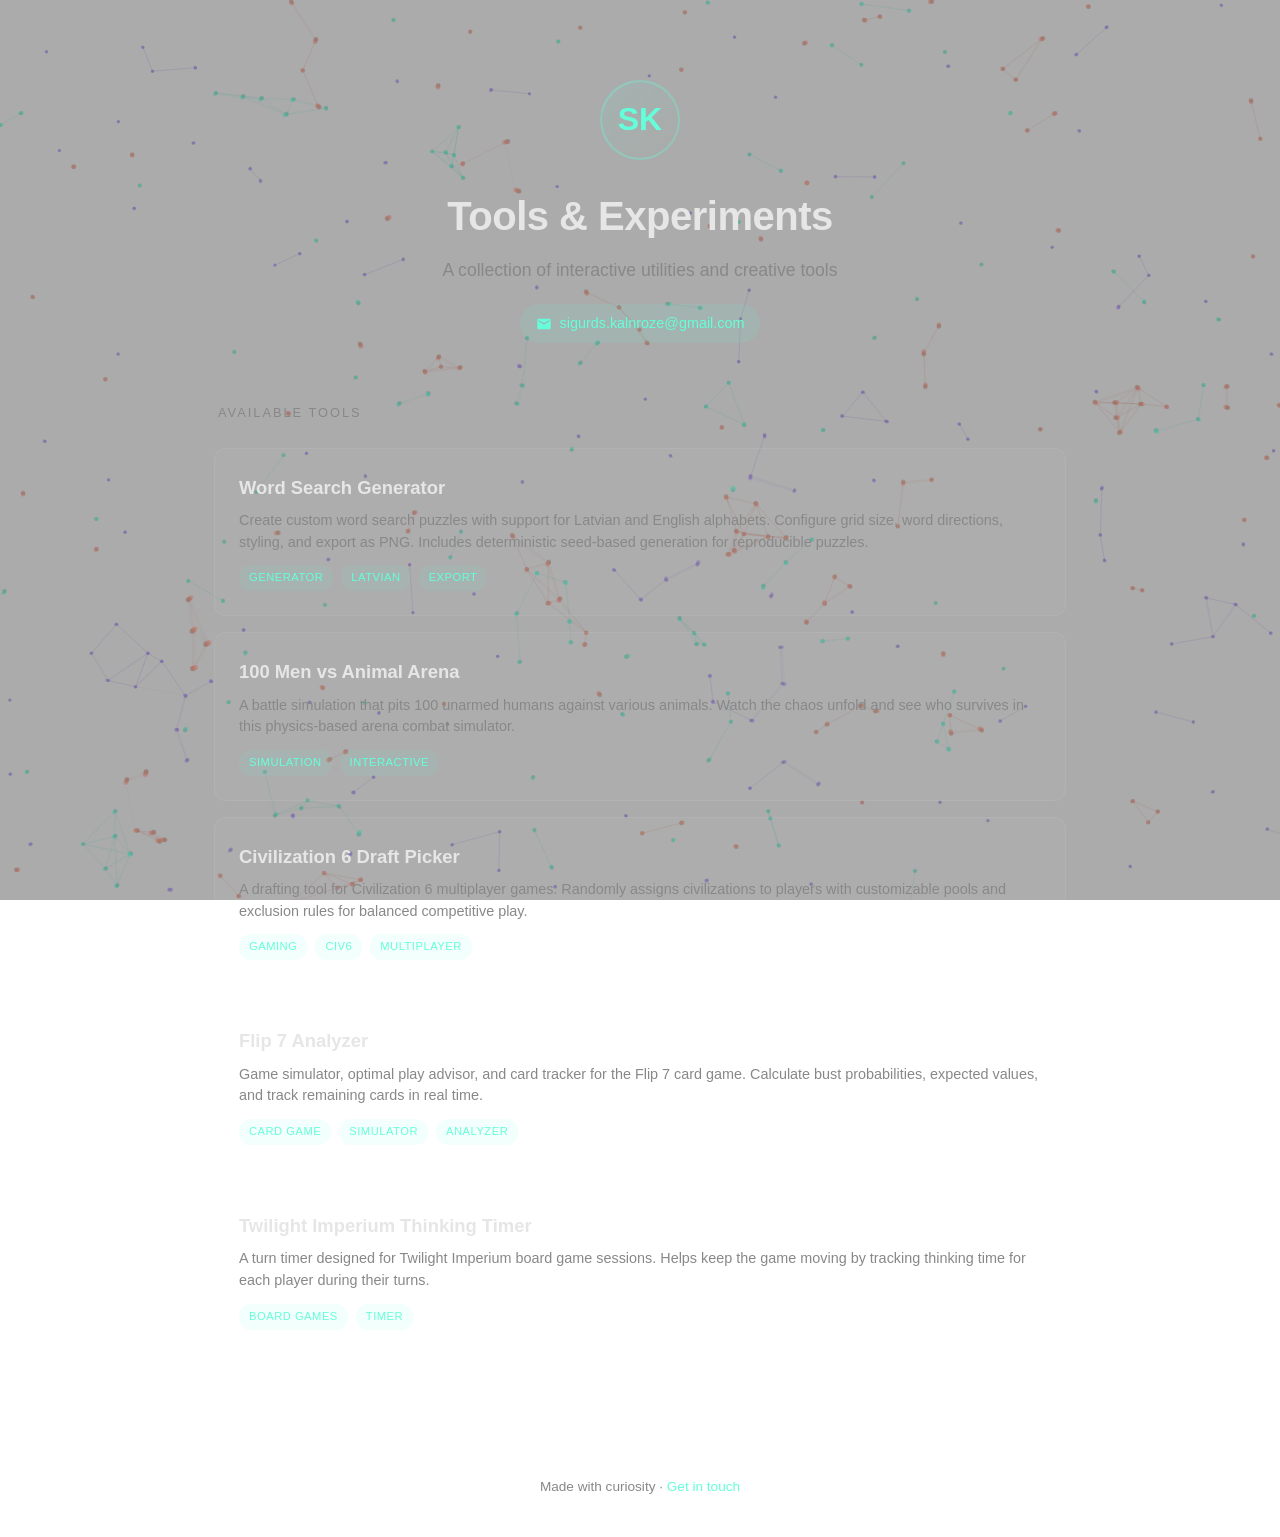
<file: index.html>
<!DOCTYPE html>
<html lang="en">
<head>
    <meta charset="UTF-8">
    <meta name="viewport" content="width=device-width, initial-scale=1.0">
    <title>Sigurds Kalnroze | Tools & Experiments</title>
    <style>
        * {
            margin: 0;
            padding: 0;
            box-sizing: border-box;
        }

        :root {
            --bg-primary: #0a0a0f;
            --bg-secondary: #12121a;
            --accent: #64ffda;
            --accent-dim: rgba(100, 255, 218, 0.1);
            --text: #e6e6e6;
            --text-muted: #888;
            --card-bg: rgba(255, 255, 255, 0.03);
            --card-border: rgba(255, 255, 255, 0.06);
            --card-hover: rgba(255, 255, 255, 0.07);
        }

        html, body {
            height: 100%;
            font-family: 'Segoe UI', -apple-system, BlinkMacSystemFont, sans-serif;
            background: transparent;
            color: var(--text);
            line-height: 1.6;
        }

        /* Animated background */
        #bg-canvas {
            position: fixed;
            top: 0;
            left: 0;
            width: 100%;
            height: 100%;
            z-index: 0;
        }

        .container {
            position: relative;
            z-index: 1;
            max-width: 900px;
            margin: 0 auto;
            padding: 0 24px;
        }

        /* Header */
        header {
            padding: 80px 0 60px;
            text-align: center;
            position: relative;
        }

        .logo {
            width: 80px;
            height: 80px;
            margin: 0 auto 24px;
            border-radius: 50%;
            background: linear-gradient(135deg, var(--accent-dim), transparent);
            border: 2px solid rgba(100, 255, 218, 0.3);
            display: flex;
            align-items: center;
            justify-content: center;
            font-size: 32px;
            font-weight: 700;
            color: var(--accent);
        }

        h1 {
            font-size: 2.5rem;
            font-weight: 600;
            margin-bottom: 8px;
            letter-spacing: -0.5px;
        }

        .subtitle {
            color: var(--text-muted);
            font-size: 1.1rem;
            margin-bottom: 20px;
        }

        .contact {
            display: inline-flex;
            align-items: center;
            gap: 8px;
            color: var(--accent);
            text-decoration: none;
            font-size: 0.9rem;
            padding: 8px 16px;
            border-radius: 20px;
            background: var(--accent-dim);
            transition: all 0.2s ease;
        }

        .contact:hover {
            background: rgba(100, 255, 218, 0.2);
        }

        .contact svg {
            width: 16px;
            height: 16px;
            fill: currentColor;
        }

        /* Tools section */
        .section-title {
            font-size: 0.8rem;
            text-transform: uppercase;
            letter-spacing: 2px;
            color: var(--text-muted);
            margin-bottom: 24px;
            padding-left: 4px;
        }

        .tools-grid {
            display: grid;
            gap: 16px;
            margin-bottom: 80px;
        }

        .tool-card {
            display: block;
            background: var(--card-bg);
            border: 1px solid var(--card-border);
            border-radius: 12px;
            padding: 24px;
            text-decoration: none;
            color: inherit;
            transition: all 0.25s ease;
            position: relative;
            overflow: hidden;
        }

        .tool-card::before {
            content: '';
            position: absolute;
            top: 0;
            left: 0;
            width: 3px;
            height: 100%;
            background: var(--accent);
            opacity: 0;
            transition: opacity 0.25s ease;
        }

        .tool-card:hover {
            background: var(--card-hover);
            border-color: rgba(100, 255, 218, 0.2);
            transform: translateX(4px);
        }

        .tool-card:hover::before {
            opacity: 1;
        }

        .tool-header {
            display: flex;
            align-items: flex-start;
            justify-content: space-between;
            margin-bottom: 8px;
        }

        .tool-name {
            font-size: 1.15rem;
            font-weight: 600;
            color: var(--text);
        }

        .tool-arrow {
            color: var(--accent);
            opacity: 0;
            transform: translateX(-8px);
            transition: all 0.25s ease;
        }

        .tool-card:hover .tool-arrow {
            opacity: 1;
            transform: translateX(0);
        }

        .tool-description {
            color: var(--text-muted);
            font-size: 0.9rem;
            line-height: 1.5;
        }

        .tool-tags {
            display: flex;
            gap: 8px;
            margin-top: 12px;
            flex-wrap: wrap;
        }

        .tag {
            font-size: 0.7rem;
            padding: 4px 10px;
            background: rgba(100, 255, 218, 0.08);
            color: var(--accent);
            border-radius: 12px;
            text-transform: uppercase;
            letter-spacing: 0.5px;
        }

        /* Footer */
        footer {
            text-align: center;
            padding: 40px 0;
            border-top: 1px solid var(--card-border);
            color: var(--text-muted);
            font-size: 0.85rem;
        }

        footer a {
            color: var(--accent);
            text-decoration: none;
        }

        footer a:hover {
            text-decoration: underline;
        }

        /* Responsive */
        @media (max-width: 600px) {
            header {
                padding: 60px 0 40px;
            }

            h1 {
                font-size: 1.8rem;
            }

            .tool-card {
                padding: 20px;
            }
        }
    </style>
</head>
<body>
    <canvas id="bg-canvas"></canvas>

    <div class="container">
        <header>
            <div class="logo">SK</div>
            <h1>Tools & Experiments</h1>
            <p class="subtitle">A collection of interactive utilities and creative tools</p>
            <a href="mailto:sigurds.kalnroze@gmail.com" class="contact">
                <svg viewBox="0 0 24 24"><path d="M20 4H4c-1.1 0-2 .9-2 2v12c0 1.1.9 2 2 2h16c1.1 0 2-.9 2-2V6c0-1.1-.9-2-2-2zm0 4l-8 5-8-5V6l8 5 8-5v2z"/></svg>
                sigurds.kalnroze@gmail.com
            </a>
        </header>

        <main>
            <p class="section-title">Available Tools</p>

            <div class="tools-grid">
                <a href="personal-tools/word-search-generator/" class="tool-card">
                    <div class="tool-header">
                        <span class="tool-name">Word Search Generator</span>
                        <span class="tool-arrow">→</span>
                    </div>
                    <p class="tool-description">
                        Create custom word search puzzles with support for Latvian and English alphabets.
                        Configure grid size, word directions, styling, and export as PNG. Includes deterministic
                        seed-based generation for reproducible puzzles.
                    </p>
                    <div class="tool-tags">
                        <span class="tag">Generator</span>
                        <span class="tag">Latvian</span>
                        <span class="tag">Export</span>
                    </div>
                </a>

                <a href="personal-tools/100-men-vs-animal/" class="tool-card">
                    <div class="tool-header">
                        <span class="tool-name">100 Men vs Animal Arena</span>
                        <span class="tool-arrow">→</span>
                    </div>
                    <p class="tool-description">
                        A battle simulation that pits 100 unarmed humans against various animals.
                        Watch the chaos unfold and see who survives in this physics-based arena combat simulator.
                    </p>
                    <div class="tool-tags">
                        <span class="tag">Simulation</span>
                        <span class="tag">Interactive</span>
                    </div>
                </a>

                <a href="civ6-tools/draft-pick/" class="tool-card">
                    <div class="tool-header">
                        <span class="tool-name">Civilization 6 Draft Picker</span>
                        <span class="tool-arrow">→</span>
                    </div>
                    <p class="tool-description">
                        A drafting tool for Civilization 6 multiplayer games. Randomly assigns civilizations
                        to players with customizable pools and exclusion rules for balanced competitive play.
                    </p>
                    <div class="tool-tags">
                        <span class="tag">Gaming</span>
                        <span class="tag">Civ6</span>
                        <span class="tag">Multiplayer</span>
                    </div>
                </a>

                <a href="personal-tools/flip7-analyzer/" class="tool-card">
                    <div class="tool-header">
                        <span class="tool-name">Flip 7 Analyzer</span>
                        <span class="tool-arrow">→</span>
                    </div>
                    <p class="tool-description">
                        Game simulator, optimal play advisor, and card tracker for the Flip 7 card game.
                        Calculate bust probabilities, expected values, and track remaining cards in real time.
                    </p>
                    <div class="tool-tags">
                        <span class="tag">Card Game</span>
                        <span class="tag">Simulator</span>
                        <span class="tag">Analyzer</span>
                    </div>
                </a>

                <a href="twilight-imperium-tools/thinking-timer/" class="tool-card">
                    <div class="tool-header">
                        <span class="tool-name">Twilight Imperium Thinking Timer</span>
                        <span class="tool-arrow">→</span>
                    </div>
                    <p class="tool-description">
                        A turn timer designed for Twilight Imperium board game sessions. Helps keep the game
                        moving by tracking thinking time for each player during their turns.
                    </p>
                    <div class="tool-tags">
                        <span class="tag">Board Games</span>
                        <span class="tag">Timer</span>
                    </div>
                </a>
            </div>
        </main>

        <footer>
            <p>Made with curiosity · <a href="mailto:sigurds.kalnroze@gmail.com">Get in touch</a></p>
        </footer>
    </div>

    <script>
        const canvas = document.getElementById('bg-canvas');
        const ctx = canvas.getContext('2d');

        let width, height, halfWidth, halfHeight;
        let particles = [];
        let mouse = { x: null, y: null };
        let time = 0;

        // Particle type configurations
        // A = Cyan (hunter), B = Purple (evader), C = Coral (stalker)
        // Toned down colors for subtlety
        const TYPES = [
            { r: 70, g: 180, b: 155, maxSpeed: 2.2, friction: 0.93, size: 1.8 },   // A - Cyan: balanced
            { r: 120, g: 95, b: 180, maxSpeed: 2.8, friction: 0.91, size: 1.5 },   // B - Purple: fast, agile
            { r: 180, g: 110, b: 95, maxSpeed: 1.8, friction: 0.95, size: 2.0 },   // C - Coral: slow, persistent
        ];

        // Interaction matrix: [i][j] = how type i feels about type j
        // Rock-paper-scissors with tuned asymmetry for dynamic behavior
        const ATTRACTIONS = [
            //    A      B      C
            [  0.4,   0.9,  -0.7],  // A: mild self-cluster, strongly chases B, flees C
            [ -0.8,  -0.2,   0.9],  // B: strongly flees A, mild disperse, strongly chases C
            [  0.9,  -0.8,   0.1],  // C: strongly chases A, strongly flees B, very mild cluster
        ];

        // Type-specific interaction ranges
        const INTERACT_RADIUS = [
            [80, 110, 90],   // A sees: self nearby, B far, C medium
            [100, 70, 110],  // B sees: A far (to flee early), self close, C far
            [110, 100, 75],  // C sees: A far (to chase), B far (to flee), self close
        ];

        // Physics constants
        const PARTICLE_COUNT = 380;
        const MIN_RADIUS = 8;
        const MIN_RADIUS_SQ = MIN_RADIUS * MIN_RADIUS;
        const REPULSION_RADIUS = 25;
        const REPULSION_RADIUS_SQ = REPULSION_RADIUS * REPULSION_RADIUS;
        const REPULSION_STRENGTH = 0.025;
        const FORCE_SCALE = 0.016;
        const NOISE_SCALE = 0.003;
        const PANIC_MULTIPLIER = 1.5;
        const PANIC_DISTANCE = 40;
        const PANIC_DISTANCE_SQ = PANIC_DISTANCE * PANIC_DISTANCE;

        // Pre-squared interaction radii
        const INTERACT_RADIUS_SQ = INTERACT_RADIUS.map(row => row.map(r => r * r));

        // Spatial hash
        const CELL_SIZE = 120;
        let grid = new Map();
        let gridCols, gridRows;

        // Reusable objects/arrays to reduce GC
        let deltaX = 0, deltaY = 0;
        const neighborsPool = new Array(100);
        let neighborsCount = 0;

        // Pre-allocated typed arrays for batch rendering
        let particlesByType = [[], [], []];

        function resize() {
            width = canvas.width = window.innerWidth;
            height = canvas.height = window.innerHeight;
            halfWidth = width / 2;
            halfHeight = height / 2;
            gridCols = Math.ceil(width / CELL_SIZE);
            gridRows = Math.ceil(height / CELL_SIZE);
            if (particles.length === 0) initParticles();
        }

        function initParticles() {
            particles = [];
            for (let i = 0; i < PARTICLE_COUNT; i++) {
                const type = Math.floor(Math.random() * TYPES.length);
                particles.push({
                    x: Math.random() * width,
                    y: Math.random() * height,
                    vx: (Math.random() - 0.5) * 0.5,
                    vy: (Math.random() - 0.5) * 0.5,
                    type: type,
                    intensity: 0,  // Interaction intensity for color pulse
                    localDensity: 0
                });
            }
        }

        // Inline grid key calculation for speed
        function buildGrid() {
            grid.clear();
            for (let i = 0; i < particles.length; i++) {
                const p = particles[i];
                const gx = (p.x / CELL_SIZE) | 0;
                const gy = (p.y / CELL_SIZE) | 0;
                const key = (gx & 0xFFFF) | ((gy & 0xFFFF) << 16);
                let cell = grid.get(key);
                if (!cell) {
                    cell = [];
                    grid.set(key, cell);
                }
                cell.push(i);
            }
        }

        // Optimized neighbor lookup - writes to neighborsPool, returns count
        function fillNeighbors(x, y) {
            neighborsCount = 0;
            const gx = (x / CELL_SIZE) | 0;
            const gy = (y / CELL_SIZE) | 0;

            for (let dx = -1; dx <= 1; dx++) {
                for (let dy = -1; dy <= 1; dy++) {
                    let nx = gx + dx;
                    let ny = gy + dy;
                    if (nx < 0) nx += gridCols;
                    else if (nx >= gridCols) nx -= gridCols;
                    if (ny < 0) ny += gridRows;
                    else if (ny >= gridRows) ny -= gridRows;

                    const key = (nx & 0xFFFF) | ((ny & 0xFFFF) << 16);
                    const cell = grid.get(key);
                    if (cell) {
                        for (let i = 0, len = cell.length; i < len; i++) {
                            neighborsPool[neighborsCount++] = cell[i];
                        }
                    }
                }
            }
        }

        // Inline wrapped delta calculation - stores in deltaX, deltaY
        function calcWrappedDelta(x1, y1, x2, y2) {
            deltaX = x2 - x1;
            deltaY = y2 - y1;

            if (deltaX > halfWidth) deltaX -= width;
            else if (deltaX < -halfWidth) deltaX += width;
            if (deltaY > halfHeight) deltaY -= height;
            else if (deltaY < -halfHeight) deltaY += height;
        }

        // Smooth Gaussian-like force curve
        function forceFunction(dist, attraction, maxRadius) {
            if (dist < MIN_RADIUS) {
                // Smooth repulsion when too close
                const t = dist / MIN_RADIUS;
                return -1.2 * (1 - t * t);
            } else if (dist < maxRadius) {
                // Gaussian-like curve for smoother transitions
                const t = (dist - MIN_RADIUS) / (maxRadius - MIN_RADIUS);
                const curve = t * Math.exp(1 - t) * 1.5;  // Peaks around t=1, smooth falloff
                return attraction * curve;
            }
            return 0;
        }

        // Simplex-like noise for micro-perturbations
        function noise(x, y, t) {
            const n1 = Math.sin(x * 0.01 + t) * Math.cos(y * 0.012 + t * 0.7);
            const n2 = Math.sin(x * 0.008 - t * 0.5) * Math.sin(y * 0.009 + t * 0.3);
            return (n1 + n2) * 0.5;
        }

        function update() {
            time += 0.016;
            buildGrid();

            // Pre-calculate time-based values once per frame
            const timeSin = Math.sin(time * 0.1);
            const timeCos = Math.cos(time * 0.08);

            for (let i = 0; i < particles.length; i++) {
                const p = particles[i];
                const pType = p.type;
                const typeConfig = TYPES[pType];
                const attractionRow = ATTRACTIONS[pType];
                const radiusSqRow = INTERACT_RADIUS_SQ[pType];
                const radiusRow = INTERACT_RADIUS[pType];
                let fx = 0, fy = 0;
                let intensity = 0;
                let neighborCount = 0;

                fillNeighbors(p.x, p.y);

                for (let n = 0; n < neighborsCount; n++) {
                    const j = neighborsPool[n];
                    if (i === j) continue;
                    const other = particles[j];
                    const otherType = other.type;

                    calcWrappedDelta(p.x, p.y, other.x, other.y);
                    const distSq = deltaX * deltaX + deltaY * deltaY;

                    if (distSq === 0) continue;

                    // Universal repulsion to prevent clumping
                    if (distSq < REPULSION_RADIUS_SQ) {
                        const dist = Math.sqrt(distSq);
                        const invDist = 1 / dist;
                        const repulsion = REPULSION_STRENGTH * (1 - dist / REPULSION_RADIUS);
                        fx -= deltaX * invDist * repulsion;
                        fy -= deltaY * invDist * repulsion;
                    }

                    const maxRadiusSq = radiusSqRow[otherType];

                    if (distSq < maxRadiusSq) {
                        const dist = Math.sqrt(distSq);
                        const invDist = 1 / dist;
                        const maxRadius = radiusRow[otherType];
                        const attraction = attractionRow[otherType];
                        let force = forceFunction(dist, attraction, maxRadius) * FORCE_SCALE;

                        // Panic response: accelerate when predator is very close
                        if (attraction < -0.3 && distSq < PANIC_DISTANCE_SQ) {
                            force *= PANIC_MULTIPLIER;
                            intensity += 0.2;
                        }

                        fx += deltaX * invDist * force;
                        fy += deltaY * invDist * force;

                        // Track interaction intensity (simplified check)
                        if (attraction > 0.5 || attraction < -0.5) {
                            if (distSq < maxRadiusSq * 0.36) {  // 0.6^2
                                intensity += 0.1 * (1 - dist / maxRadius);
                            }
                        }

                        if (distSq < 2500) neighborCount++;  // 50^2
                    }
                }

                // Micro-noise to prevent stagnation
                const noiseX = noise(p.x, p.y, time);
                const noiseY = noise(p.y, p.x, time + 100);
                fx += noiseX * NOISE_SCALE;
                fy += noiseY * NOISE_SCALE;

                // Gentle drift based on time (creates slow global currents)
                fx += (timeSin + p.y * 0.002) * 0.0008;
                fy += (timeCos + p.x * 0.002) * 0.0008;

                // Mouse interaction
                if (mouse.x !== null) {
                    calcWrappedDelta(p.x, p.y, mouse.x, mouse.y);
                    const distSq = deltaX * deltaX + deltaY * deltaY;
                    if (distSq > 400 && distSq < 40000) {
                        const dist = Math.sqrt(distSq);
                        const force = 0.012 * (1 - dist * 0.005);  // 1/200 = 0.005
                        const invDist = 1 / dist;
                        fx += deltaX * invDist * force;
                        fy += deltaY * invDist * force;
                    }
                }

                // Apply type-specific friction
                p.vx = (p.vx + fx) * typeConfig.friction;
                p.vy = (p.vy + fy) * typeConfig.friction;

                // Clamp to type-specific max speed (avoid sqrt when possible)
                const speedSq = p.vx * p.vx + p.vy * p.vy;
                const maxSpeedSq = typeConfig.maxSpeed * typeConfig.maxSpeed;
                if (speedSq > maxSpeedSq) {
                    const scale = typeConfig.maxSpeed / Math.sqrt(speedSq);
                    p.vx *= scale;
                    p.vy *= scale;
                }

                p.x += p.vx;
                p.y += p.vy;

                // Wrap around edges
                if (p.x < 0) p.x += width;
                else if (p.x >= width) p.x -= width;
                if (p.y < 0) p.y += height;
                else if (p.y >= height) p.y -= height;

                // Smooth intensity decay
                p.intensity = p.intensity * 0.92 + Math.min(intensity, 1) * 0.08;
                p.localDensity = p.localDensity * 0.95 + Math.min(neighborCount * 0.125, 1) * 0.05;
            }
        }

        function draw() {
            // Variable trail persistence based on global activity
            let avgIntensity = 0;
            const len = particles.length;
            for (let i = 0; i < len; i++) {
                avgIntensity += particles[i].intensity;
            }
            avgIntensity /= len;

            // Background with tint - ensures trails fade completely
            const fadeAlpha = 0.12 + avgIntensity * 0.04;
            ctx.fillStyle = `rgba(10, 10, 15, ${fadeAlpha})`;
            ctx.fillRect(0, 0, width, height);

            // Sort particles by type for batched rendering
            particlesByType[0].length = 0;
            particlesByType[1].length = 0;
            particlesByType[2].length = 0;
            for (let i = 0; i < len; i++) {
                particlesByType[particles[i].type].push(i);
            }

            // Draw connections - batch by type to reduce state changes
            ctx.lineWidth = 1;
            for (let type = 0; type < 3; type++) {
                const typeParticles = particlesByType[type];
                const t = TYPES[type];
                const typeLen = typeParticles.length;

                // Same-type connections in one batch
                ctx.strokeStyle = `rgba(${t.r}, ${t.g}, ${t.b}, 0.06)`;
                ctx.beginPath();

                for (let pi = 0; pi < typeLen; pi++) {
                    const i = typeParticles[pi];
                    const p = particles[i];

                    fillNeighbors(p.x, p.y);

                    for (let n = 0; n < neighborsCount; n++) {
                        const j = neighborsPool[n];
                        if (j <= i) continue;
                        const other = particles[j];
                        if (other.type !== type) continue;

                        calcWrappedDelta(p.x, p.y, other.x, other.y);
                        const distSq = deltaX * deltaX + deltaY * deltaY;

                        if (distSq < 2500 && distSq > 0) {  // 50^2
                            ctx.moveTo(p.x, p.y);
                            ctx.lineTo(p.x + deltaX, p.y + deltaY);
                        }
                    }
                }
                ctx.stroke();
            }

            // Draw particles batched by type
            for (let type = 0; type < 3; type++) {
                const typeParticles = particlesByType[type];
                const t = TYPES[type];
                const maxSpeed = t.maxSpeed;
                const invMaxSpeed = 1 / maxSpeed;
                const baseSize = t.size;
                const typeLen = typeParticles.length;

                for (let pi = 0; pi < typeLen; pi++) {
                    const i = typeParticles[pi];
                    const p = particles[i];
                    const speedSq = p.vx * p.vx + p.vy * p.vy;
                    const speed = Math.sqrt(speedSq);
                    const pIntensity = p.intensity;

                    // Toned down alpha
                    const alpha = 0.25 + speed * invMaxSpeed * 0.15 + pIntensity * 0.15;

                    // Size varies by type, speed, and intensity
                    const radius = baseSize + speed * 0.2 + pIntensity * 0.4;

                    // Subtle color shift based on intensity
                    const intensityBoost = pIntensity * 20;
                    const r = t.r + intensityBoost;
                    const g = t.g + intensityBoost;
                    const b = t.b + intensityBoost;

                    ctx.beginPath();
                    ctx.arc(p.x, p.y, radius, 0, Math.PI * 2);
                    ctx.fillStyle = `rgba(${r | 0}, ${g | 0}, ${b | 0}, ${alpha.toFixed(2)})`;
                    ctx.fill();
                }
            }

            // Mouse glow - subtle
            if (mouse.x !== null) {
                const gradient = ctx.createRadialGradient(
                    mouse.x, mouse.y, 0,
                    mouse.x, mouse.y, 80
                );
                gradient.addColorStop(0, 'rgba(70, 180, 155, 0.06)');
                gradient.addColorStop(1, 'rgba(70, 180, 155, 0)');
                ctx.fillStyle = gradient;
                ctx.beginPath();
                ctx.arc(mouse.x, mouse.y, 80, 0, Math.PI * 2);
                ctx.fill();
            }
        }

        function animate() {
            update();
            draw();
            requestAnimationFrame(animate);
        }

        // Event listeners
        window.addEventListener('resize', resize);
        window.addEventListener('mousemove', e => {
            mouse.x = e.clientX;
            mouse.y = e.clientY;
        });
        window.addEventListener('mouseleave', () => {
            mouse.x = null;
            mouse.y = null;
        });

        window.addEventListener('touchmove', e => {
            if (e.touches.length > 0) {
                mouse.x = e.touches[0].clientX;
                mouse.y = e.touches[0].clientY;
            }
        });
        window.addEventListener('touchend', () => {
            mouse.x = null;
            mouse.y = null;
        });

        // Initialize
        resize();
        ctx.fillStyle = '#0a0a0f';
        ctx.fillRect(0, 0, width, height);
        animate();
    </script>
</body>
</html>
</file>
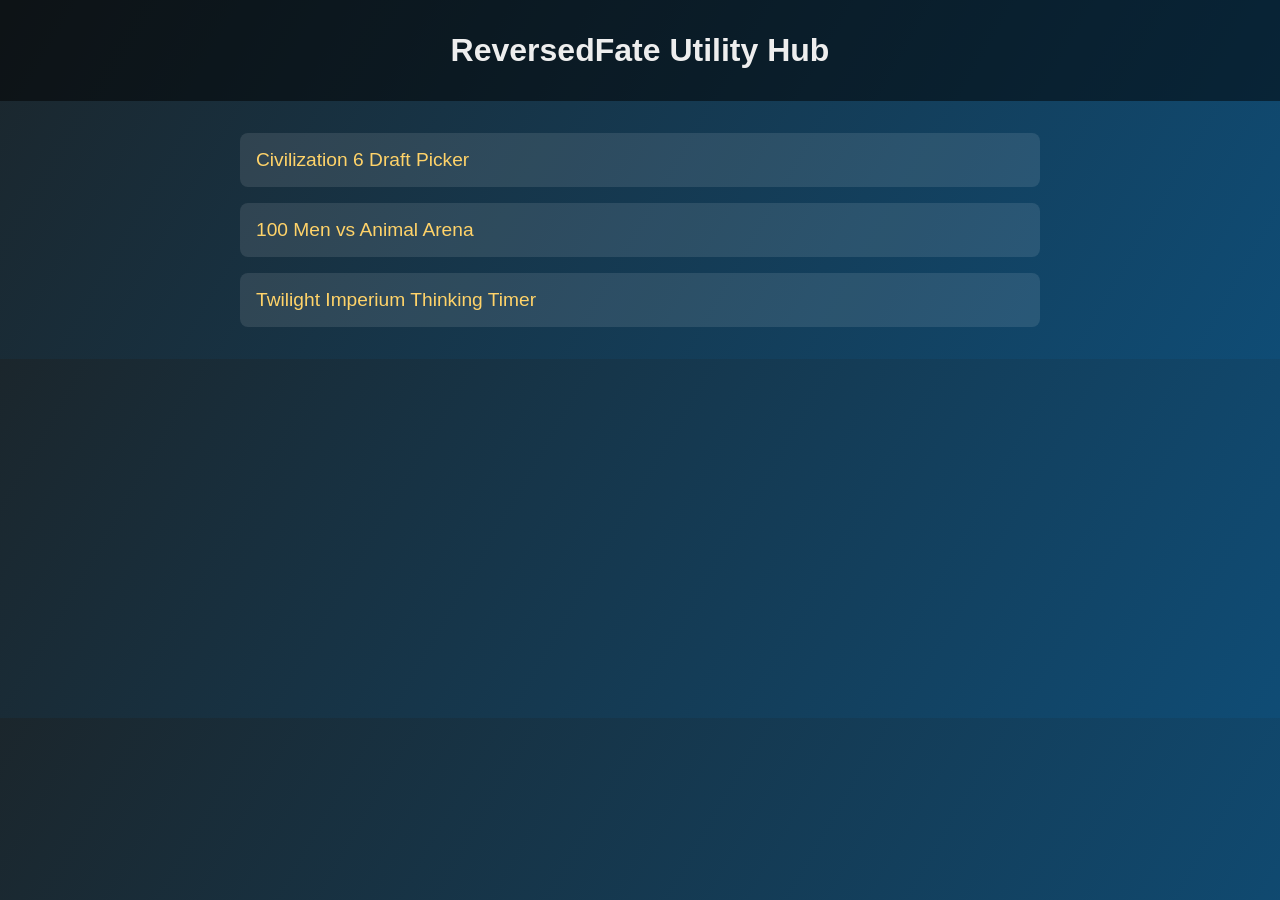
<file: landing-page/index.html>
<!DOCTYPE html>
<html lang="en">
<head>
    <meta charset="UTF-8">
    <meta name="viewport" content="width=device-width, initial-scale=1.0">
    <title>ReversedFate Tools</title>
    <style>
        body {
            font-family: Arial, Helvetica, sans-serif;
            background: linear-gradient(120deg, #1b262c, #0f4c75);
            color: #eeeeee;
            margin: 0;
            padding: 0;
        }
        header {
            background: rgba(0,0,0,0.5);
            padding: 2rem 1rem;
            text-align: center;
        }
        header h1 {
            margin: 0;
        }
        main {
            max-width: 800px;
            margin: 2rem auto;
            padding: 0 1rem;
        }
        ul {
            list-style: none;
            padding: 0;
        }
        li {
            margin: 1rem 0;
            background: rgba(255,255,255,0.1);
            padding: 1rem;
            border-radius: 8px;
        }
        a {
            color: #ffd369;
            text-decoration: none;
            font-size: 1.2rem;
        }
        a:hover {
            text-decoration: underline;
        }
    </style>
</head>
<body>
    <header>
        <h1>ReversedFate Utility Hub</h1>
    </header>
    <main>
        <ul>
            <li><a href="../civ6-tools/draft-pick/">Civilization 6 Draft Picker</a></li>
            <li><a href="../personal-tools/100-men-vs-animal/">100 Men vs Animal Arena</a></li>
            <li><a href="../twilight-imperium-tools/thinking-timer/">Twilight Imperium Thinking Timer</a></li>
        </ul>
    </main>
</body>
</html>
</file>
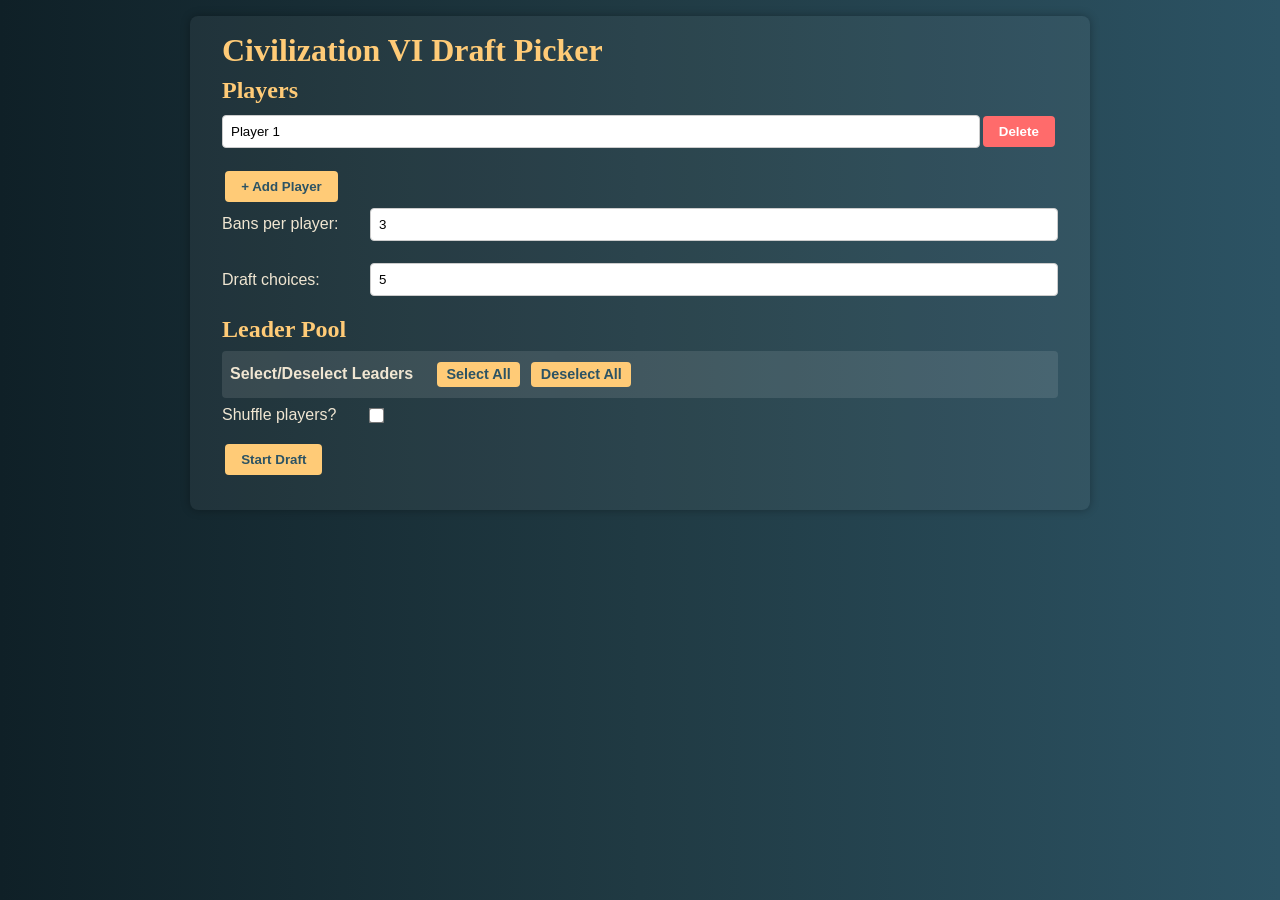
<file: civ6-tools/draft-pick/index.html>
<!DOCTYPE html>
<html lang="en">

<head>
    <!-- Ensure UTF-8 charset so special symbols display properly -->
    <meta charset="UTF-8" />
    <meta name="viewport" content="width=device-width, initial-scale=1.0" />
    <title>Civilization 6 Draft Picker</title>
    <style>
        /* Base reset and fonts */
        * {
            margin: 0;
            padding: 0;
            box-sizing: border-box;
            font-family: sans-serif;
        }

        body {
            background: #0f2027;
            /* Civ6-like dark background */
            background: linear-gradient(to right, #0f2027, #203a43, #2c5364);
            color: #f0e6d2;
            /* Light golden text color */
            padding: 1rem;
        }

        h1,
        h2,
        h3,
        h4 {
            margin-bottom: 0.5rem;
            font-family: 'Georgia', serif;
            color: #ffcb77;
            /* Golden heading */
        }

        /* Layout Containers */
        .container {
            max-width: 900px;
            margin: 0 auto;
            background-color: rgba(255, 255, 255, 0.05);
            padding: 1rem 2rem;
            border-radius: 8px;
            box-shadow: 0 0 10px rgba(0, 0, 0, 0.3);
        }

        /* Menu styling */
        .menu-section {
            display: none;
            margin-bottom: 1rem;
        }

        .menu-section.active {
            display: block;
        }

        .row {
            display: flex;
            flex-wrap: wrap;
            margin-bottom: 1rem;
            align-items: center;
        }

        .row label {
            width: 140px;
            margin-right: 0.5rem;
        }

        .row input[type="text"],
        .row input[type="number"] {
            flex: 1;
            min-width: 0;
            padding: 0.5rem;
            margin: 0.2rem 0;
            border-radius: 4px;
            border: 1px solid #ccc;
        }

        .row input[type="checkbox"] {
            margin-right: 0.5rem;
            transform: scale(1.2);
        }

        /* Buttons */
        button {
            background-color: #ffcb77;
            color: #2c5364;
            border: none;
            border-radius: 4px;
            padding: 0.5rem 1rem;
            cursor: pointer;
            margin: 0.2rem;
            font-weight: bold;
        }

        button:hover {
            background-color: #ffc25e;
        }

        .delete-btn {
            background-color: #ff6b6b;
            color: #fff;
        }

        .delete-btn:hover {
            background-color: #ff4f4f;
        }

        .small-btn {
            padding: 0.3rem 0.6rem;
            font-size: 0.9rem;
        }

        /* Leader dropdown */
        .dropdown-container {
            background-color: rgba(255, 255, 255, 0.1);
            border-radius: 4px;
            margin: 0.5rem 0;
            padding: 0.5rem;
        }

        .dropdown-label {
            cursor: pointer;
            font-weight: bold;
            margin-right: 1rem;
        }

        .leader-list {
            display: none;
            flex-wrap: wrap;
            margin-top: 0.5rem;
            max-height: 200px;
            overflow-y: auto;
        }

        .leader-list.active {
            display: flex;
        }

        .leader-item {
            width: 50%;
            display: flex;
            align-items: center;
            margin-bottom: 0.3rem;
        }

        .leader-item input {
            margin-right: 0.5rem;
        }

        /* Draft phase containers */
        .draft-phase,
        .results-phase {
            display: none;
        }

        .draft-phase.active,
        .results-phase.active {
            display: block;
        }

        /* Ban/Pick UI */
        .scrollable-leaders {
            max-height: 180px;
            overflow-y: auto;
            border: 1px solid #ccc;
            border-radius: 4px;
            padding: 0.5rem;
            margin-top: 1rem;
            background-color: rgba(255, 255, 255, 0.1);
        }

        .scrollable-leaders div {
            margin: 0.2rem 0;
            cursor: pointer;
        }

        .highlighted {
            background-color: rgba(255, 203, 119, 0.6);
        }

        /* Draft summary area */
        #draftSummary {
            margin-top: 1rem;
            border-top: 1px solid rgba(255, 255, 255, 0.2);
            padding-top: 1rem;
        }

        .summary-player {
            margin-bottom: 0.5rem;
        }

        /* Responsive */
        @media (max-width: 600px) {
            .row label {
                width: 100%;
                margin-bottom: 0.3rem;
            }

            .row {
                flex-direction: column;
                align-items: flex-start;
            }

            .leader-item {
                width: 100%;
            }
        }
    </style>
</head>

<body>
    <div class="container" id="app">
        <!-- MENU VIEW -->
        <div id="menuView" class="menu-section active">
            <h1>Civilization VI Draft Picker</h1>
            <!-- PLAYERS INPUT -->
            <h2>Players</h2>
            <div id="playersContainer"></div>
            <button id="addPlayerBtn">+ Add Player</button>

            <!-- BANS PER PLAYER -->
            <div class="row">
                <label for="bansInput">Bans per player:</label>
                <input type="number" id="bansInput" placeholder="3" value="3" min="0" />
            </div>
            <!-- DRAFT CHOICES PER PLAYER -->
            <div class="row">
                <label for="choicesInput">Draft choices:</label>
                <input type="number" id="choicesInput" placeholder="5" value="5" min="0" />
            </div>
            <!-- LEADER POOL -->
            <h2>Leader Pool</h2>
            <div class="dropdown-container">
                <span class="dropdown-label" id="toggleLeaders">Select/Deselect Leaders</span>
                <div class="leader-list" id="leaderList"></div>
                <button class="small-btn" id="selectAllBtn">Select All</button>
                <button class="small-btn" id="deselectAllBtn">Deselect All</button>
            </div>
            <!-- SHUFFLE PLAYERS -->
            <div class="row">
                <label for="shuffleInput">Shuffle players?</label>
                <input type="checkbox" id="shuffleInput" />
            </div>
            <!-- START DRAFT BUTTON -->
            <button id="startDraftBtn">Start Draft</button>
        </div>

        <!-- DRAFT PHASE VIEW -->
        <div id="draftView" class="draft-phase">
            <h2 id="phaseTitle">Ban Phase</h2>
            <div id="playerTurn" style="margin-bottom:0.5rem;"></div>
            <div class="scrollable-leaders" id="availableLeadersList"></div>
            <div>
                <button id="confirmBtn">Confirm</button>
                <button id="randomBtn">Random</button>
                <button id="passBtn">Pass</button>
            </div>
            <div id="draftSummary"></div>
        </div>

        <!-- RESULTS PHASE VIEW -->
        <div id="resultsView" class="results-phase">
            <h2>Draft Results</h2>
            <div id="resultsContainer"></div>
            <button id="newDraftBtn">Return to Beginning</button>
        </div>
    </div>

    <script>
        /* ===============================
           DATA & STATE
        =============================== */

        // We'll store these with correct Unicode in a UTF-8-encoded file
        const allLeaders = [
            "Abraham Lincoln (American)",
            "Alexander (Macedonian)",
            "Amanitore (Nubian)",
            "Ambiorix (Gallic)",
            "Bà Triệu (Vietnamese)",
            "Basil II (Byzantine)",
            "Catherine de Medici (French)",
            "Chandragupta (Indian)",
            "Cleopatra (Egyptian)",
            "Cyrus (Persian)",
            "Dido (Phoenician)",
            "Eleanor of Aquitaine (English / French)",
            "Elizabeth I (English)",
            "Frederick Barbarossa (German)",
            "Gandhi (Indian)",
            "Genghis Khan (Mongolian)",
            "Gilgamesh (Sumerian)",
            "Gitarja (Indonesian)",
            "Gorgo (Greek)",
            "Hammurabi (Babylonian)",
            "Harald Hardrada (Norwegian)",
            "Hojo Tokimune (Japanese)",
            "Jadwiga (Polish)",
            "Jayavarman VII (Khmer)",
            "João III (Portuguese)",
            "John Curtin (Australian)",
            "Julius Caesar (Roman)",
            "Kristina (Swedish)",
            "Kublai Khan (Chinese / Mongolian)",
            "Kupe (Māori)",
            "Lady Six Sky (Mayan)",
            "Lautaro (Mapuche)",
            "Ludwig II (German)",
            "Mansa Musa (Malian)",
            "Matthias Corvinus (Hungarian)",
            "Menelik II (Ethiopian)",
            "Montezuma (Aztec)",
            "Mvemba a Nzinga (Kongolese)",
            "Nader Shah (Persian)",
            "Nzinga Mbande (Kongolese)",
            "Pachacuti (Incan)",
            "Pedro II (Brazilian)",
            "Pericles (Greek)",
            "Peter (Russian)",
            "Philip II (Spanish)",
            "Poundmaker (Cree)",
            "Qin Shi Huang (Chinese)",
            "Ramses II (Egyptian)",
            "Robert the Bruce (Scottish)",
            "Saladin (Arabian)",
            "Sejong (Korean)",
            "Seondeok (Korean)",
            "Shaka (Zulu)",
            "Simón Bolívar (Gran Colombian)",
            "Suleiman (Ottoman)",
            "Sundiata Keita (Malian)",
            "Tamar (Georgian)",
            "Teddy Roosevelt (American)",
            "Theodora (Byzantine)",
            "Tokugawa (Japanese)",
            "Tomyris (Scythian)",
            "Trajan (Roman)",
            "Victoria (English)",
            "Wilfrid Laurier (Canadian)",
            "Wilhelmina (Dutch)",
            "Wu Zetian (Chinese)",
            "Yongle (Chinese)"
        ];

        // Internal representation of each leader in the pool
        let leadersPool = allLeaders.map(name => {
            return {name, selected: true};
        });

        // The dynamic list of players
        let players = [];
        /* Each player will be an object of the form:
           {
             id: number,
             name: string,
             bans: string[],
             pick: string|null
           }
        */

        // Draft configuration
        let bansPerPlayer = 3;
        let choicesPerPlayer = 5; // If 0 => from all possible choices
        let shufflePlayers = false;

        // Controls which phase we are in: 'ban' or 'pick'
        let currentPhase = 'ban';
        let currentPlayerIndex = 0;
        let totalBansCount = 0; // total times we have performed a ban
        let totalPickCount = 0; // total times we have performed a pick

        // Cache DOM elements
        const menuView = document.getElementById('menuView');
        const draftView = document.getElementById('draftView');
        const resultsView = document.getElementById('resultsView');
        const playersContainer = document.getElementById('playersContainer');
        const addPlayerBtn = document.getElementById('addPlayerBtn');
        const bansInput = document.getElementById('bansInput');
        const choicesInput = document.getElementById('choicesInput');
        const shuffleInput = document.getElementById('shuffleInput');
        const startDraftBtn = document.getElementById('startDraftBtn');
        const toggleLeaders = document.getElementById('toggleLeaders');
        const leaderList = document.getElementById('leaderList');
        const selectAllBtn = document.getElementById('selectAllBtn');
        const deselectAllBtn = document.getElementById('deselectAllBtn');

        // Draft phase elements
        const phaseTitle = document.getElementById('phaseTitle');
        const playerTurn = document.getElementById('playerTurn');
        const availableLeadersList = document.getElementById('availableLeadersList');
        const confirmBtn = document.getElementById('confirmBtn');
        const randomBtn = document.getElementById('randomBtn');
        const passBtn = document.getElementById('passBtn');
        const draftSummary = document.getElementById('draftSummary');

        // Results
        const resultsContainer = document.getElementById('resultsContainer');
        const newDraftBtn = document.getElementById('newDraftBtn');


        /* ===============================
           MENU / SETUP LOGIC
        =============================== */

        function renderPlayersList() {
            playersContainer.innerHTML = '';
            players.forEach((p, idx) => {
                const row = document.createElement('div');
                row.classList.add('row');

                const input = document.createElement('input');
                input.type = 'text';
                input.value = p.name;
                input.placeholder = `Player ${p.id}`;
                input.addEventListener('input', () => {
                    p.name = input.value;
                });

                const delBtn = document.createElement('button');
                delBtn.textContent = 'Delete';
                delBtn.classList.add('delete-btn');
                delBtn.addEventListener('click', () => {
                    players.splice(idx, 1);
                    renderPlayersList();
                });

                row.appendChild(input);
                row.appendChild(delBtn);
                playersContainer.appendChild(row);
            });
        }

        function addPlayer() {
            const newId = players.length + 1;
            players.push({
                id: newId,
                name: `Player ${newId}`,
                bans: [],
                pick: null
            });
            renderPlayersList();
        }

        function renderLeaderPool() {
            // Show/hide based on .selected
            leaderList.innerHTML = '';
            leadersPool.forEach((leaderObj) => {
                const item = document.createElement('div');
                item.classList.add('leader-item');

                const checkbox = document.createElement('input');
                checkbox.type = 'checkbox';
                checkbox.checked = leaderObj.selected;
                checkbox.addEventListener('change', () => {
                    leaderObj.selected = checkbox.checked;
                });

                const label = document.createElement('label');
                // Use textContent or innerHTML carefully; here we can use innerHTML since we trust the array
                label.innerHTML = leaderObj.name;

                item.appendChild(checkbox);
                item.appendChild(label);
                leaderList.appendChild(item);
            });
        }

        function initMenu() {
            // Initialize a default player if none exist
            if (players.length === 0) {
                addPlayer();
            }
            renderPlayersList();
            renderLeaderPool();
        }

        /* ===============================
           TRANSITIONS
        =============================== */
        function showMenu() {
            menuView.classList.add('active');
            draftView.classList.remove('active');
            resultsView.classList.remove('active');
        }

        function showDraftView() {
            menuView.classList.remove('active');
            draftView.classList.add('active');
            resultsView.classList.remove('active');
        }

        function showResults() {
            menuView.classList.remove('active');
            draftView.classList.remove('active');
            resultsView.classList.add('active');
        }

        /* ===============================
           DRAFT LOGIC
        =============================== */

        function startDraft() {
            // Gather config
            bansPerPlayer = parseInt(bansInput.value) || 0;
            choicesPerPlayer = parseInt(choicesInput.value) || 0;
            shufflePlayers = shuffleInput.checked;

            // Filter out only selected leaders
            leadersPool = leadersPool.filter(l => l.selected);

            // If no leaders are selected, revert to full set
            if (leadersPool.length === 0) {
                leadersPool = allLeaders.map(name => ({name, selected: true}));
            }

            // Shuffle or maintain order
            if (shufflePlayers) {
                players.sort(() => Math.random() - 0.5);
            }

            // Reset any old data
            players.forEach(p => {
                p.bans = [];
                p.pick = null;
            });

            currentPhase = bansPerPlayer > 0 ? 'ban' : 'pick';
            totalBansCount = 0;
            totalPickCount = 0;
            currentPlayerIndex = 0;

            showDraftView();
            renderDraftPhase();
        }

        function renderDraftPhase() {
            phaseTitle.textContent = currentPhase === 'ban' ? 'Ban Phase' : 'Pick Phase';

            // If ban phase
            if (currentPhase === 'ban') {
                if (totalBansCount >= bansPerPlayer * players.length) {
                    // Move to pick phase
                    currentPhase = 'pick';
                    currentPlayerIndex = 0;
                    renderDraftPhase();
                    return;
                }
            } else {
                // pick phase
                if (totalPickCount >= players.length) {
                    // All players have picked, show results
                    finalizeDraft();
                    return;
                }
            }

            // Show current player's turn
            const currentPlayer = players[currentPlayerIndex];
            playerTurn.textContent = `${currentPlayer.name}, it's your turn to ${currentPhase}.`;

            // Render available leaders (a subset if necessary)
            renderAvailableLeaders();

            // Render summary of bans and picks so far
            renderDraftSummary();
        }

        function renderAvailableLeaders() {
            availableLeadersList.innerHTML = '';
            const stillAvailableLeaders = getStillAvailableLeaders();

            stillAvailableLeaders.forEach(ld => {
                const divEl = document.createElement('div');
                divEl.innerHTML = ld;
                divEl.addEventListener('click', () => {
                    // highlight
                    const alreadyHighlighted = divEl.classList.contains('highlighted');
                    [...availableLeadersList.children].forEach(child => child.classList.remove('highlighted'));
                    if (!alreadyHighlighted) {
                        divEl.classList.add('highlighted');
                    }
                });
                availableLeadersList.appendChild(divEl);
            });
        }

        function getStillAvailableLeaders() {
            // Return leaders that are not banned and not picked
            const bannedLeaders = players.flatMap(p => p.bans);
            const pickedLeaders = players.map(p => p.pick).filter(Boolean);
            let still = leadersPool
                .map(l => l.name)
                .filter(name => !bannedLeaders.includes(name))
                .filter(name => !pickedLeaders.includes(name));

            // In pick phase, we might want to show only a random subset (choicesPerPlayer)
            if (currentPhase === 'pick' && choicesPerPlayer > 0) {
                // We'll present a random subset of size = choicesPerPlayer
                if (still.length > choicesPerPlayer) {
                    // Shuffle the still array
                    const shuffled = [...still].sort(() => Math.random() - 0.5);
                    still = shuffled.slice(0, choicesPerPlayer);
                }
            }
            return still;
        }

        function confirmSelection() {
            // Find highlighted
            const highlighted = [...availableLeadersList.children].find(child => child.classList.contains('highlighted'));
            if (!highlighted) {
                // No selection => do nothing or pass
                return;
            }
            const chosenLeader = highlighted.textContent;
            applyChoice(chosenLeader);
        }

        function passSelection() {
            // Ban/pick nothing
            applyChoice(null);
        }

        function randomSelection() {
            // IMPORTANT: random from the currently displayed options only
            const displayedLeaders = [...availableLeadersList.children].map(child => child.textContent);
            if (displayedLeaders.length === 0) {
                applyChoice(null);
                return;
            }
            const randomIdx = Math.floor(Math.random() * displayedLeaders.length);
            const chosenLeader = displayedLeaders[randomIdx];
            applyChoice(chosenLeader);
        }

        function applyChoice(chosenLeader) {
            const currentPlayer = players[currentPlayerIndex];

            if (currentPhase === 'ban') {
                if (chosenLeader) {
                    currentPlayer.bans.push(chosenLeader);
                }
                totalBansCount++;
            } else {
                // pick phase
                if (chosenLeader) {
                    currentPlayer.pick = chosenLeader;
                }
                totalPickCount++;
            }

            // Move to next player
            currentPlayerIndex++;
            if (currentPlayerIndex >= players.length) {
                currentPlayerIndex = 0;
            }
            renderDraftPhase();
        }

        function renderDraftSummary() {
            draftSummary.innerHTML = '';
            players.forEach(player => {
                const playerDiv = document.createElement('div');
                playerDiv.classList.add('summary-player');
                const bansText = player.bans.length ? `Bans: ${player.bans.join(', ')}` : 'Bans: (none)';
                const pickText = player.pick ? `Pick: ${player.pick}` : 'Pick: (none)';
                playerDiv.innerHTML = `<strong>${player.name}</strong> - ${bansText} | ${pickText}`;
                draftSummary.appendChild(playerDiv);
            });
        }

        function finalizeDraft() {
            // Move to results
            showResults();
            renderResults();
        }

        function renderResults() {
            resultsContainer.innerHTML = '';
            players.forEach(p => {
                const pEl = document.createElement('div');
                pEl.style.marginBottom = '1rem';

                const nameEl = document.createElement('h3');
                nameEl.textContent = p.name;
                pEl.appendChild(nameEl);

                if (p.bans && p.bans.length > 0) {
                    const banEl = document.createElement('p');
                    banEl.textContent = `Banned: ${p.bans.join(', ')}`;
                    pEl.appendChild(banEl);
                } else {
                    const banEl = document.createElement('p');
                    banEl.textContent = `Banned: (none)`;
                    pEl.appendChild(banEl);
                }
                if (p.pick) {
                    const pickEl = document.createElement('p');
                    pickEl.textContent = `Picked: ${p.pick}`;
                    pEl.appendChild(pickEl);
                } else {
                    const pickEl = document.createElement('p');
                    pickEl.textContent = `Picked: (none)`;
                    pEl.appendChild(pickEl);
                }
                resultsContainer.appendChild(pEl);
            });
        }

        /* ===============================
           EVENT LISTENERS
        =============================== */

        addPlayerBtn.addEventListener('click', addPlayer);

        startDraftBtn.addEventListener('click', () => {
            if (players.length < 1) {
                alert('Please add at least one player.');
                return;
            }
            startDraft();
        });

        toggleLeaders.addEventListener('click', () => {
            leaderList.classList.toggle('active');
        });

        selectAllBtn.addEventListener('click', () => {
            leadersPool.forEach(ld => ld.selected = true);
            renderLeaderPool();
        });

        deselectAllBtn.addEventListener('click', () => {
            leadersPool.forEach(ld => ld.selected = false);
            renderLeaderPool();
        });

        // Ban/Pick UI
        confirmBtn.addEventListener('click', confirmSelection);
        randomBtn.addEventListener('click', randomSelection);
        passBtn.addEventListener('click', passSelection);

        // Results - new draft
        newDraftBtn.addEventListener('click', () => {
            // Easiest approach: Reload the page to reset everything
            location.reload();
        });

        /* ===============================
           INIT
        =============================== */
        initMenu();
    </script>
</body>

</html>
</file>
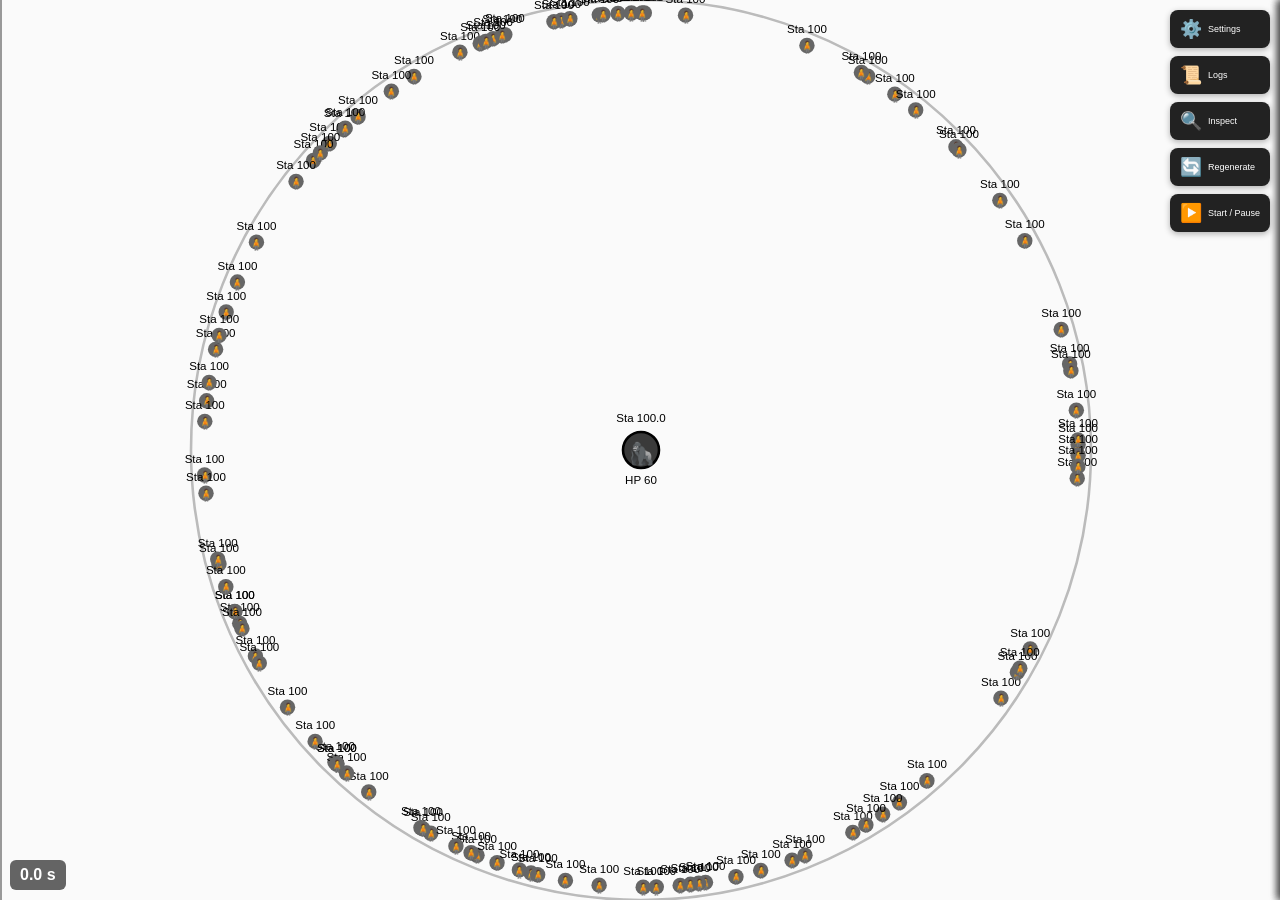
<file: personal-tools/100-men-vs-animal/index.html>
<!DOCTYPE html>
<html lang="en">

<head>
    <meta charset="utf-8">
    <title>Arena – Animal vs 100 Men</title>
    <meta name="viewport" content="width=device-width,initial-scale=1">
    <meta name="theme-color" content="#333">
<style>
    :root {
        --drawer-width: 300px;
    }

    html,
    body {
        margin: 0;
        height: 100%;
        font-family: sans-serif;
        display: flex;
        flex-direction: column;
        background: #f5f5f5;
        padding: 0;
        overflow: hidden;
    }

    svg {
        width: 100%;
        height: 100%;
        touch-action: none;
    }

    #outer {
        display: grid;
        grid-template-columns: 1fr 3fr 1fr;
        grid-template-rows: auto 1fr;
        grid-template-areas:
            "controls controls controls"
            "stats arena log";
        height: 100%;
        width: 100%;
        overflow: hidden;
    }

    #controlsPanel {
        grid-area: controls;
        background: #333;
        color: #fff;
        padding: 10px;
        box-shadow: 0 2px 4px rgba(0, 0, 0, 0.2);
    }

    #controls {
        display: flex;
        flex-direction: column;
        gap: 12px;
        margin-top: 8px;
    }

    #controls label {
        display: flex;
        flex-direction: column;
        color: white;
        font-size: 14px;
    }

    #controls input,
    #controls select {
        font-size: 14px;
        padding: 6px 8px;
        border-radius: 4px;
        border: none;
        margin-top: 4px;
    }

    #controls button:hover {
        background: #444;
        color: white;
    }

    #statsPanelWrap {
        grid-area: stats;
        overflow-y: auto;
        border-right: 2px solid #999;
        background: #f9f9f9;
    }

    #help {
        font-size: 13px;
        background: #eef;
        border-bottom: 2px solid #999;
        padding: 4px;
    }

    #help summary {
        cursor: pointer;
        font-weight: 700;
    }

    #help ul {
        margin: 4px 0 0 18px;
        padding: 0;
    }

    #statsPanel {
        font-size: 13px;
        padding: 8px;
    }

    #arenaWrap {
        grid-area: arena;
        display: flex;
        flex-direction: column;
        background: #fafafa;
    }

    #arena {
        flex: 1;
        position: relative;
        max-height: 100vh;
        border-left: 2px solid #999;
    }

    #arena svg {
        width: 100%;
        height: 100%;
        max-height: 100vh;
        display: block;
    }

    #logPanelWrap {
        grid-area: log;
        overflow-y: auto;
        border-left: 2px solid #999;
        background: #f4f4f4;
        font-size: 13px;
        padding: 6px;
    }

    .fighter {
        fill: #666;
    }

    .fighter.wounded {
        fill: #e9a23b;
    }

    .fighter.fly {
        fill: #6ec6ff;
    }

    .fighter.sprint {
        stroke: gold;
        stroke-width: 2;
    }

    .dead .fighter {
        fill: #c8c8c8;
    }

    .beastEntity.tiger {
        fill: #c84b00;
    }

    .beastEntity.gorilla {
        fill: #3a3a3a;
    }

    .beastEntity.sprint {
        stroke: red;
        stroke-width: 2;
    }

    .label {
        font-size: 9px;
        text-anchor: middle;
        dominant-baseline: middle;
        pointer-events: none;
        fill: #000;
    }

    .hidden {
        display: none;
    }

    .logLine {
        margin: 2px 0;
    }

    details {
        border-bottom: 1px solid #ccc;
        background: #f2f2f2;
        margin: 0;
    }

    details[open] {
        background: #e9e9e9;
    }

    details>summary {
        padding: 10px;
        font-size: 16px;
        background: #ddd;
        cursor: pointer;
        font-weight: bold;
        user-select: none;
    }

    details>summary::marker {
        font-size: 20px;
        color: #555;
    }

    #fabControls {
        position: fixed;
        top: 10px;
        right: 10px;
        display: flex;
        flex-direction: column;
        gap: 8px;
        z-index: 1000;
        transition: right 0.3s ease, top 0.3s ease;
    }

    .drawer-open #fabControls {
        right: calc(var(--drawer-width) + 32px);
    }

    @media (max-width: 400px) {
        #fabControls {
            right: 4px;
        }
    }

    #fabControls button {
        display: flex;
        align-items: center;
        gap: 6px;
        font-size: 16px;
        padding: 8px 10px;
        border-radius: 8px;
        border: none;
        background: #222;
        color: #fff;
        box-shadow: 0 2px 6px rgba(0, 0, 0, 0.3);
        cursor: pointer;
        white-space: nowrap;
    }

    #fabControls .icon {
        font-size: 18px;
    }

    #fabControls .label {
        display: inline;
    }

    #btnLogs {
        position: relative;
    }

    #logBadge {
        position: absolute;
        top: 2px;
        right: 4px;
        background: red;
        color: white;
        font-size: 12px;
        padding: 2px 6px;
        border-radius: 12px;
        display: none;
        pointer-events: none;
    }

    /* === Default (desktop & large screens) === */
    #settingsDrawer,
    #inspectDrawer,
    #logDrawer {
        position: fixed;
        top: 0;
        bottom: 0;
        right: 0;
        width: var(--drawer-width);
        background: #333;
        color: white;
        border-left: 2px solid #888;
        box-shadow: -2px 0 8px rgba(0, 0, 0, 0.4);
        padding: 10px;
        overflow-y: auto;
        z-index: 999;
        transform: translateX(100%);
        transition: transform 0.3s ease;
        background: #333; /* dark gray like top bar */
        padding: 16px 12px;
        scrollbar-width: thin;
        scrollbar-color: #aaa #222;
    }

    #settingsDrawer.open,
    #inspectDrawer.open,
    #logDrawer.open {
        transform: translateX(0);
    }

    /* For WebKit browsers */
    #settingsDrawer::-webkit-scrollbar,
    #inspectDrawer::-webkit-scrollbar,
    #logDrawer::-webkit-scrollbar {
        width: 6px;
    }
    #settingsDrawer::-webkit-scrollbar-thumb,
    #inspectDrawer::-webkit-scrollbar-thumb,
    #logDrawer::-webkit-scrollbar-thumb {
        background-color: #aaa;
    }
    #settingsDrawer::-webkit-scrollbar-track,
    #inspectDrawer::-webkit-scrollbar-track,
    #logDrawer::-webkit-scrollbar-track {
        background-color: #222;
    }

    #timerDisplay {
        position: fixed;
        bottom: 10px;
        left: 10px;
        font-weight: bold;
        background: rgba(0, 0, 0, 0.6);
        color: white;
        padding: 6px 10px;
        border-radius: 6px;
        font-size: 16px;
        z-index: 1001;
    }

    @media (max-width: 480px) {
        #fabControls {
            flex-direction: row;
            top: 0;
            left: 0;
            right: 0;
            justify-content: space-around;
            background: #222;
            padding: 4px 0;
            z-index: 1001;
        }

        #fabControls .label {
            display: none;
        }

        #fabControls button {
            flex-direction: column;
            font-size: 14px;
            padding: 6px 8px;
        }

        #settingsDrawer,
        #logDrawer,
        #inspectDrawer {
            left: 0;
            right: auto;
            width: 100vw;
            max-width: 100vw;
            top: 48px;
            height: calc(100vh - 48px);
            max-height: calc(100vh - 48px);
            border-left: none;
            border-top: 2px solid #888;
            transform: translateX(100%);
            transition: transform 0.3s ease;
        }

        #settingsDrawer.open,
        #inspectDrawer.open,
        #logDrawer.open {
            transform: translateX(0);
        }

        .drawer-open #fabControls {
            right: 0 !important;
        }
    }
</style>

</head>

<body>
    <div id="arenaWrap">
        <div id="timerDisplay">0.0 s</div>
        <div id="arena"><svg id="svg"></svg></div>
    </div>

    <!-- Floating control buttons -->
    <div id="fabControls">
        <button id="btnSettings"><span class="icon">⚙️</span><span class="label">Settings</span></button>
        <button id="btnLogs">
            <span class="icon">📜</span>
            <span class="label">Logs</span>
            <span id="logBadge">0</span>
        </button>
        <button id="btnInspect"><span class="icon">🔍</span><span class="label">Inspect</span></button>
        <button id="btnRegen"><span class="icon">🔄</span><span class="label">Regenerate</span></button>
        <button id="btnToggle"><span class="icon">▶️</span><span class="label">Start / Pause</span></button>
    </div>

    <!-- Hidden drawer for settings -->
    <div id="settingsDrawer">
        <h3>Settings</h3>
        <div id="controls" style="padding-top: 4px;">
            <label>
                Fighters:
                <input type="number" id="fightersN" min="1" max="200" value="100">
            </label>
            <label>
                Beast:
                <select id="beastEntityType">
                    <option value="gorilla" selected>Gorilla</option>
                    <option value="tiger">Tiger</option>
                    <option value="trex">T-Rex</option>
                </select>
            </label>
            <label>
                Spawn:
                <select id="spawnSel">
                    <option value="edgeRandom" selected>Edge Random</option>
                    <option value="edgePoint">Edge Point</option>
                    <option value="random">Random</option>
                </select>
            </label>
            <label>
                Strategy:
                <select id="fightersStrat">
                    <option value="assault">Assault</option>
                    <option value="grapple">Grapple</option>
                    <option value="tire">Tire</option>
                    <option value="hitrun">Hit & Run</option>
                    <option value="rotate">Rotate</option>
                </select>
            </label>
        </div>
    </div>

    <!-- Hidden drawer for logs -->
    <div id="logDrawer">
        <h3>Logs</h3>
        <div id="logContainer"></div>
    </div>

<div id="inspectDrawer">
    <h3>Inspection</h3>
    <div id="help">
        <summary>🛈 shortcuts</summary>
        <ul>
            <li>Space – labels</li>
            <li>Esc – clear</li>
            <li>Click – inspect</li>
            <li>Drag void – pan</li>
            <li>Wheel – zoom</li>
        </ul>
    </div>
    <div id="statsPanel"><em>Click a creature to inspect.</em></div>
</div>

    <script>

    /* == constants (all used) == */
    const FPS = 25, DT = 1 / FPS, STEP = 1000 / FPS, R_ARENA = 350;
    const MAN_R = 6, 
    BEAST_R = {gorilla: 14, tiger: 16, trex: 35};
    const MASS = {fighter: 90, gorilla: 250, tiger: 310, trex: 12000};
    const ACC = {
            fighter: 0.9,
            gorilla: 0.6,
            tiger: 0.75,
            trex: 0.2
        };
    const FRICTION = 0.85, VMAX = {fighter: 5, gorilla: 4, tiger: 6, trex: 4.5};
    const V_BEAST = {
            gorilla: {walk: 1.2, sprint: 2.0},
            tiger: {walk: 1.8, sprint: 3.5},
            trex: {walk: 1.0, sprint: 2.2}
        };
    const ST_SPRINT_B = {gorilla: 0.8, tiger: 1.2, trex: 2.5}; // stamina drain per tick when sprinting
    const ST_MAX = 100, ST_MOVE = .12, ST_REC = .3, ST_SPRINT = 0.6, ST_ATK_M = 5, ST_ATK_B = 4;
    const MAX_LOSS = .0002, MAX_DROP = .2;
    const BASE_KILL = {tiger: .8, gorilla: .6, trex: 0.95}, BASE_WOUND = {tiger: .6, gorilla: .5, trex: .1};
    const HIT_BASE = .15, FLANK = .15, GRAP = .05, WOUND_P = .2;
    const GRAP_R = 18, PIN = {gorilla: 10, tiger: 8, trex: 30}, LATCH_DRAIN = .1;
    const TIRED = 20, RECOVER = 35, SPRINT_ON = {gorilla: .9, tiger: .8, trex: .9}, SPRINT_OFF = {gorilla: .6, tiger: .5, trex: .1};
    const SPRINT_START = 50;  // Must reach this to start sprinting again
    const SPRINT_STOP = 10;   // Drops below this to stop sprinting
    const SWIPE_MAX = 3, SWIPE_ARC = Math.PI / 2, SWIPE_COST = .2;
    const THROW_V = 12, FLY_DECAY = .95, MIN_FLY_SPEED = .4, FLY_TRANSFER = .5, DAMAGE_SPEED = 4;
    const REP_PUSH_MM = 1.0, REP_PUSH_MB = 1.5, REP_K_MM = .4, REP_K_MB = .8;

    /* speeds */
    const V = {fighter: 1.4, run: 1.8, sprint: 2.7, tiger: 2.9, gorilla: 2.0};

    const ENTITY_TYPE = {
        FIGHTER: 'fighter',
        GORILLA: 'gorilla',
        TIGER: 'tiger',
        TREX: 'trex'
    };

    const isBeast = t => t === ENTITY_TYPE.GORILLA || t === ENTITY_TYPE.TIGER || t === ENTITY_TYPE.TREX;

    function createFighter(x, y) {
        return {
            type: ENTITY_TYPE.FIGHTER,
            x,
            y,
            vx: 0,
            vy: 0,
            st: ST_MAX,
            maxSt: ST_MAX,
            baseSt: ST_MAX,
            latched: false,
            flying: false,
            hitClock: 0,
            status: 'alive',
            bleed: 0,
            cd: 0,
            hover: false,
            sprinting: false,
            resting: false,
            attackCooldown: Math.floor(Math.random() * 30),
        };
    }

    function createBeast(type) {
        const baseHp = type === ENTITY_TYPE.TIGER ? 50 :
            type === ENTITY_TYPE.TREX ? 200 :
                60;

        return {
            type,
            x: 0,
            y: 0,
            vx: 0,
            vy: 0,
            st: ST_MAX,
            maxSt: ST_MAX,
            baseSt: ST_MAX,
            hp: baseHp,
            baseHp,
            cd: 0,
            sprinting: false,
            wanderAngle: null
        };
    }



    /* == DOM & state == */
    const $ = id => document.getElementById(id);

    const DOM = {
        arena: $('arena'),
        beastSel: $('beastEntityType'),
        btnLogs: $('btnLogs'),
        btnRegen: $('btnRegen'),
        btnSettings: $('btnSettings'),
        btnInspect: $('btnInspect'),
        btnToggle: $('btnToggle'),
        btnToggleIcon: document.querySelector("#btnToggle .icon"),
        fightersN: $('fightersN'),
        logBadge: $('logBadge'),
        logContainer: $('logContainer'),
        logDrawer: $('logDrawer'),
        inspectDrawer: $('inspectDrawer'),
        settingsDrawer: $('settingsDrawer'),
        spawnSel: $('spawnSel'),
        statsPanel: $('statsPanel'),
        stratSel: $('fightersStrat'),
        svg: $('svg'),
        timerDisplay: $('timerDisplay'),
    };

    let fighters = [], beastEntity = {}, running = false, loop = null, time = 0, labels = true, selectedEntity = null, viewportGroup;
    let renderState = [];
    let panX = 0, panY = 0, zoom = 1, dragging = false, drag0 = {x: 0, y: 0};
    let pointerDownAt = null;
    let logCount = 0;
    const CLICK_THRESHOLD = 5; // pixels of movement to count as drag

    /* == helpers == */
    const rnd = n => Math.random() * n, dist = (a, b) => Math.hypot(a.x - b.x, a.y - b.y);
    const clamp = (v, l, h) => v < l ? l : v > h ? h : v;
    function make(t, a, txt) {const e = document.createElementNS('http://www.w3.org/2000/svg', t); for (const k in a) e.setAttribute(k, a[k]); if (txt) e.textContent = txt; return e;}
    const emoji = k => ({kill: '💀', wound: '🤕', hit: '👊', swipe: '🦾', throw: '🌀', win: '🏆', lose: '💢'}[k] || '❓');
    function log(msg, e = '', detail = '') {
        const div = document.createElement('div');
        div.className = 'logLine';

        const t = time?.toFixed(1) ?? '0.0';
        div.innerHTML = `<strong>[${t}s] ${emoji(e)} ${msg}</strong>${detail ? `<span style="color:gray; font-size: 90%"> — ${detail}</span>` : ''}`;

        DOM.logContainer.prepend(div);
    }
    const setView = () =>
        viewportGroup.setAttribute('transform', `translate(${panX} ${panY}) scale(${zoom})`);
    function integrate(e) {
        e.x += e.vx;
        e.y += e.vy;

        const r = e.type ? BEAST_R[e.type] : MAN_R;
        const d = Math.hypot(e.x, e.y);

        const maxDist = R_ARENA - r;
        if (d > maxDist) {
            const nx = e.x / d;
            const ny = e.y / d;

            // Snap to edge
            e.x = nx * maxDist;
            e.y = ny * maxDist;

            // Nullify outward velocity
            const dot = e.vx * nx + e.vy * ny;
            if (dot > 0) {
                e.vx -= dot * nx;
                e.vy -= dot * ny;
            }

            // Optional: apply friction
            e.vx *= 0.5;
            e.vy *= 0.5;
        }
    }
    function updateStats() {
            if (!selectedEntity) {
                DOM.statsPanel.innerHTML = '<em>Click a creature to inspect.</em>';
                return;
            }

            if (selectedEntity.t === 'm') {
                const f = fighters[selectedEntity.i];
                const mass = MASS[f.type || 'fighter'] ?? '?';
                const acc = ACC[f.type || 'fighter'] ?? '?';
                const vmax = VMAX[f.type || 'fighter'] ?? '?';
                const vel = Math.hypot(f.vx ?? 0, f.vy ?? 0).toFixed(2);
                const pos = `(${f.x.toFixed(1)}, ${f.y.toFixed(1)})`;
                const role = f.latched ? 'Latched' : f.flying ? 'Flying' : 'Ground';

                DOM.statsPanel.innerHTML = `
            <b>Fighter #${selectedEntity.i}</b><br>
            <b>Status:</b> ${f.status}<br>
            <b>Role:</b> ${role}<br>
            <b>Position:</b> ${pos}<br>
            <b>Velocity:</b> ${vel}px/frame<br>
            <b>Stamina:</b> ${Math.round(f.st)} / ${Math.round(f.maxSt)} / ${f.baseSt}<br>
            <b>Cooldown:</b> ${f.cd}<br>
            <b>Bleed:</b> ${f.bleed}<br>
            <b>Mass:</b> ${mass}<br>
            <b>Acceleration:</b> ${acc}<br>
            <b>Max Speed:</b> ${vmax}<br>
            <b>Sprinting:</b> ${f.sprinting ? 'Yes' : 'No'}<br>
        `;
            }

            if (selectedEntity.t === 'b') {
            const hp = beastEntity.hp;
            const type = beastEntity.type;
            const mass = MASS[type] ?? '?';
            const acc = ACC[type] ?? '?';
            const vmax = VMAX[type] ?? '?';
            const vel = Math.hypot(beastEntity.vx, beastEntity.vy).toFixed(2);
            const pos = `(${beastEntity.x.toFixed(1)}, ${beastEntity.y.toFixed(1)})`;

            const max = beastEntity.baseHp;
            const percent = Math.round(100 * hp / max);

            DOM.statsPanel.innerHTML = `
        <b>Beast (${type})</b><br>
        <b>Status:</b> ${hp > 0 ? 'Alive' : 'Dead'}<br>
        <b>Position:</b> ${pos}<br>
        <b>Velocity:</b> ${vel}px/frame<br>
        <b>HP:</b> ${hp} / ${max} (${percent}%)<br>
        <b>Stamina:</b> ${Math.round(beastEntity.st)} / ${Math.round(beastEntity.maxSt)} / ${beastEntity.baseSt}<br>
        <b>Cooldown:</b> ${beastEntity.cd}<br>
        <b>Mass:</b> ${mass}<br>
        <b>Acceleration:</b> ${acc}<br>
        <b>Max Speed:</b> ${vmax}<br>
        <b>Sprinting:</b> ${beastEntity.sprinting ? 'Yes' : 'No'}<br>
    `;
        }
        }
        
    function useStamina(entity, amount) {
        entity.st -= amount;
        entity.maxSt = Math.max(entity.maxSt - amount * 0.02, 10); // 2% of amount used
        entity.st = clamp(entity.st, 0, entity.maxSt);
    }

    /* == build & reset == */
    function build() {
        const N = +fightersN.value, sp = DOM.spawnSel.value; fighters = [];
        let anchor = null;
        if (sp === 'edgePoint') {
            const angle = rnd(Math.PI * 2);
            const r = R_ARENA - 10;
            anchor = {
                x: Math.cos(angle) * r,
                y: Math.sin(angle) * r
            };
        }

        for (let i = 0; i < N; i++) {
            let x, y;
            if (sp === 'random') {
                const a = rnd(Math.PI * 2), r = rnd(R_ARENA - 30);
                x = Math.cos(a) * r;
                y = Math.sin(a) * r;
            } else if (sp === 'edgeRandom') {
                const a = rnd(Math.PI * 2), r = R_ARENA - 10;
                x = Math.cos(a) * r;
                y = Math.sin(a) * r;
            } else if (sp === 'edgePoint') {
                // tightly cluster near a shared edge anchor
                x = anchor.x + rnd(12) - 6;
                y = anchor.y + rnd(12) - 6;
            }

            fighters.push(createFighter(x, y));
        }
        
        const beastType = DOM.beastSel.value;
        beastEntity = createBeast(beastType);
    }

    function centerAndFitMap() {
        const svg = DOM.svg;
        const content = DOM.viewportGroup;

        requestAnimationFrame(() => {
            const bbox = content.getBBox();

            const padding = 20;

            // Arena dimensions
            const arenaCx = bbox.x + bbox.width / 2;
            const arenaCy = bbox.y + bbox.height / 2;
            const arenaRadius = Math.max(bbox.width, bbox.height) / 2;

            // Viewport dimensions
            const vw = svg.clientWidth;
            const vh = svg.clientHeight;

            // Use the smaller screen dimension to avoid clipping
            const minScreen = Math.min(vw, vh);

            // Use it to compute the desired scale — maintain 1:1
            const scale = (arenaRadius * 2 + padding * 2) / minScreen;

            const viewWidth = vw * scale;
            const viewHeight = vh * scale;

            const viewX = arenaCx - viewWidth / 2;
            const viewY = arenaCy - viewHeight / 2;

            svg.setAttribute('viewBox', `${viewX} ${viewY} ${viewWidth} ${viewHeight}`);
        });
    }


    function regenerate() {
        clearInterval(loop);
        running = false;
        DOM.btnToggleIcon.textContent = '▶️';

        time = 0;
        DOM.timerDisplay.textContent = '0.0 s';

        logCount = 0;
        DOM.logBadge.textContent = "0";
        DOM.logBadge.style.display = "none";
        DOM.logContainer.innerHTML = '';

        DOM.svg.innerHTML = '';
        viewportGroup = make('g', {id: 'viewportGroup'});
        const bloodLayer = make('g', {id: 'bloodLayer'});
        viewportGroup.appendChild(bloodLayer);
        DOM.svg.appendChild(viewportGroup);
        panX = panY = 0;
        zoom = 1;
        setView();
        build();
        selectedEntity = {t: 'b'};
        drawStaticElements();
        centerAndFitMap();
        hookUI();
        drawDynamic();
    }

    /* == draw == */
    function drawStaticElements() {
        [...viewportGroup.children].forEach(child => {
            if (child.id !== 'bloodLayer') child.remove();
        });
        viewportGroup.appendChild(make('circle', {r: R_ARENA, fill: 'none', stroke: '#bbb', 'stroke-width': 2}));
        fighters.forEach((m, i) => {
            const g = make('g', {}); 
            g.appendChild(make('text', {class: 'label hidden', id: `st${i}`, x: m.x, y: m.y - 12}));
            const manIcon = make('text', {
                class: 'label',
                id: `icon${i}`,
                x: m.x,
                y: m.y + 2,
                'font-size': MAN_R * 2
            });
            manIcon.textContent = '🧍';
            g.appendChild(make('circle', {id: `m${i}`, class: 'fighter', r: MAN_R, cx: m.x, cy: m.y}));
            g.appendChild(make('text', {class: 'label hidden', id: `hp${i}`, x: m.x, y: m.y + 12}));
            g.appendChild(manIcon);
            g.onclick = e => {
                e.stopPropagation();
                selectedEntity = {t: 'm', i};
                updateStats();
            };
            g.onmouseenter = _ => {m.hover = true; drawDynamic();}; g.onmouseleave = _ => {m.hover = false; drawDynamic();};
            renderState[i] = {
                group: g,
                circle: g.querySelector(`#m${i}`),
                stamina: g.querySelector(`#st${i}`),
                label: g.querySelector(`#hp${i}`)
            };
            viewportGroup.appendChild(g);
        });
        const br = BEAST_R[beastEntity.type];
        const gB = make('g', {}); gB.appendChild(make('text', {class: 'label hidden', id: 'bst', x: 0, y: -br - 10}));
        const beastCircle = make('circle', {
            id: 'beastEntity',
            r: br,
            cx: 0,
            cy: 0
        });
        beastCircle.onclick = e => {
            e.stopPropagation(); // prevents bubbling to background
            selectedEntity = {t: 'b'};
            updateStats();
        };
        beastCircle.setAttribute('class', `beastEntity ${beastEntity.type} ${beastEntity.sprinting ? 'sprint' : ''}`);
        gB.appendChild(beastCircle);
        const beastLabel = make('text', {class: 'label', id: 'blet', x: 0, y: 4});
        beastLabel.setAttribute('style', `font-size: ${BEAST_R[beastEntity.type] * 1.2}px;`);
        beastLabel.textContent = beastEntity.type === ENTITY_TYPE.TIGER ? '🐯' :
            beastEntity.type === ENTITY_TYPE.GORILLA ? '🦍' :
                '🦖';
        gB.appendChild(beastLabel);
        gB.appendChild(make('text', {class: 'label hidden', id: 'bhp', x: 0, y: br + 10}));
        viewportGroup.appendChild(gB);
        DOM.svg.setAttribute('viewBox', `${-R_ARENA} ${-R_ARENA} ${R_ARENA * 2} ${R_ARENA * 2}`);
    }

    function maybeBleed(m) {
        if (m.status !== 'wounded' || Math.random() >= 0.02) return;

        const bloodLayer = $('bloodLayer');
        if (!bloodLayer) return;

        const initialRadius = 3 + rnd(3);
        const drop = make('circle', {
            r: initialRadius,
            fill: 'rgba(160, 0, 0, 0.4)',
            cx: m.x + rnd(6) - 3,
            cy: m.y + rnd(6) - 3,
            'fill-opacity': 0.4
        });
        bloodLayer.appendChild(drop);

        let bloodStart = performance.now();
        const duration = 15000;

        function fadeBlood(ts) {
            const elapsed = ts - bloodStart;
            const progress = Math.min(elapsed / duration, 1);
            drop.setAttribute('fill-opacity', (0.4 * (1 - progress)).toFixed(2));
            drop.setAttribute('r', (initialRadius * (1 - progress)).toFixed(2));
            if (progress < 1) requestAnimationFrame(fadeBlood);
            else drop.remove();
        }

        requestAnimationFrame(fadeBlood);
    }

    function drawDynamic() {
        fighters.forEach((m, i) => {
            const {circle: c, stamina: st, label: hp, group: g} = renderState[i];
            const icon = g.querySelector(`#icon${i}`);
            if (icon) {
                icon.setAttribute('x', m.x);
                icon.setAttribute('y', m.y + 2);
                icon.setAttribute('font-size', Math.round(MAN_R * 2));

                if (m.status === 'dead') {
                    icon.textContent = '💀';
                } else if (m.status === 'wounded') {
                    icon.textContent = '🤕';
                } else {
                    icon.textContent = '🧍';
                }

                icon.classList.remove('hidden');
            }
            if (m.status === 'dead') {
                c.parentNode.classList.add('dead');
                m.hover = false;
                st.classList.add('hidden');
                hp.classList.add('hidden');
                return;
            }
            c.setAttribute('cx', m.x); c.setAttribute('cy', m.y);
            c.setAttribute('class',
                `fighter ${m.status === 'wounded' ? 'wounded' : ''} ${m.flying ? 'fly' : ''} ${m.sprinting ? 'sprint' : ''}`);

            maybeBleed(m);
            st.setAttribute('x', m.x); st.setAttribute('y', m.y - 12); st.textContent = 'Sta ' + Math.round(m.st);
            hp.setAttribute('x', m.x); hp.setAttribute('y', m.y + 12); hp.textContent = m.latched ? '🤼' : '';
            const show = labels || m.hover; 
            st.classList.toggle('hidden', !show); 
            hp.classList.toggle('hidden', !show);

            if (selectedEntity?.t === 'm' && selectedEntity.i === i) {
                c.setAttribute('stroke', 'black');
                c.setAttribute('stroke-width', '2');
            } else {
                c.removeAttribute('stroke');
                c.removeAttribute('stroke-width');
            }
        });
        
        $('beastEntity').setAttribute('cx', beastEntity.x); $('beastEntity').setAttribute('cy', beastEntity.y);
        $('blet').setAttribute('x', beastEntity.x); $('blet').setAttribute('y', beastEntity.y + 4);

        const showBeast = labels;
        const beastIsAlive = beastEntity.hp > 0;
        $('bst').setAttribute('x', beastEntity.x); 
        $('bst').setAttribute('y', beastEntity.y - BEAST_R[beastEntity.type] - 10); 
        $('bst').textContent = 'Sta ' + beastEntity.st.toFixed(1);
        $('bst').classList.toggle('hidden', !showBeast || !beastIsAlive);
        
        $('bhp').setAttribute('x', beastEntity.x); 
        $('bhp').setAttribute('y', beastEntity.y + BEAST_R[beastEntity.type] + 10); 
        $('bhp').textContent = 'HP ' + beastEntity.hp;
        $('bhp').classList.toggle('hidden', !showBeast || !beastIsAlive);

        const beastC = $('beastEntity');
        if (selectedEntity?.t === 'b') {
            beastC.setAttribute('stroke', 'black');
            beastC.setAttribute('stroke-width', '2');
        } else {
            beastC.removeAttribute('stroke');
            beastC.removeAttribute('stroke-width');
        }
    }

    /* == repulsion helper == */
    function repel(a, b, r, imp = 0.2, bias = 1) {
        const dx = b.x - a.x;
        const dy = b.y - a.y;
        const d = Math.hypot(dx, dy);
        const over = r - d;

        if (over <= 0 || d === 0) return;

        const nx = dx / d;
        const ny = dy / d;

        const ma = MASS[a.type || 'fighter'];
        const mb = MASS[b.type || 'fighter'];
        const total = ma + mb;

        // Cap how much velocity can be applied (prevents explosions)
        const maxImpulse = 4;

        const push = Math.min(over * imp, maxImpulse);

        const pa = Math.pow(mb / total, bias);
        const pb = Math.pow(ma / total, bias);

        // Positional correction (resolve overlap directly)
        const sep = over / 1.5;
        a.x -= nx * sep * pa;
        a.y -= ny * sep * pa;
        b.x += nx * sep * pb;
        b.y += ny * sep * pb;

        // Velocity impulse (repulsion)
        a.vx -= nx * push * pa;
        a.vy -= ny * push * pa;
        b.vx += nx * push * pb;
        b.vy += ny * push * pb;
    }

    // /* == line-of-sight checker == */
    // function isBlocked(m) {
    //     const dx = beastEntity.x - m.x, dy = beastEntity.y - m.y, len = Math.hypot(dx, dy);
    //     return fighters.some(o => o !== m && !o.flying && !o.latched && o.status === 'alive' && dist(o, m) < len
    //         && Math.abs((o.x - m.x) * dy - (o.y - m.y) * dx) / len < MAN_R * 2);
    // }

    /* == physics & AI == */
    function move() {
        const strat = DOM.stratSel.value;
        const strategyHandlers = {
            assault: (m, dx, dy, distB, acc, eff) => {
                if (!m.sprinting && m.st > SPRINT_START) m.sprinting = true;
                if (m.sprinting && m.st < SPRINT_STOP) m.sprinting = false;
                return [dx / distB * acc * eff, dy / distB * acc * eff];
            },

            grapple: (m, dx, dy, distB, acc, eff) => {
                m.sprinting = m.st > TIRED && distB > GRAP_R + 10;
                if (distB > GRAP_R) {
                    return [dx / distB * acc * eff, dy / distB * acc * eff];
                } else {
                    m.latched = true;
                    m.offX = dx;
                    m.offY = dy;
                    log(`Grapple`, 'hit', `Fighter latched onto the ${beastEntity.type}.`);
                    return null;
                }
            },

            rotate: (m, dx, dy, distB, acc, eff) => {
                m.sprinting = distB < BEAST_R[beastEntity.type] + 30 && m.st > TIRED;
                const tang = Math.PI / 2;
                const px = Math.cos(tang) * dx - Math.sin(tang) * dy;
                const py = Math.sin(tang) * dx + Math.cos(tang) * dy;
                let ax = px / distB * acc * eff;
                let ay = py / distB * acc * eff;
                if (distB < BEAST_R[beastEntity.type] + 15) {
                    ax -= dx / distB * acc * eff;
                    ay -= dy / distB * acc * eff;
                }
                return [ax, ay];
            },

            tire: (m, dx, dy, distB, acc, eff) => {
                const close = distB < 90;
                const staminaAdv = m.st > beastEntity.st + 5;
                if (close && m.st > TIRED) {
                    m.sprinting = true;
                    return [-dx / distB * acc * eff, -dy / distB * acc * eff];
                } else if (staminaAdv) {
                    if (!m.sprinting && m.st > SPRINT_START) m.sprinting = true;
                    if (m.sprinting && m.st < SPRINT_STOP) m.sprinting = false;
                    return [dx / distB * acc * eff, dy / distB * acc * eff];
                } else {
                    m.sprinting = false;
                    return [0, 0];
                }
            },

            hitrun: (m, dx, dy, distB, acc, eff) => {
                if (m.hitClock > 0) {
                    m.sprinting = true;
                    m.hitClock--;
                    return [-dx / distB * acc * eff, -dy / distB * acc * eff];
                } else if (distB > BEAST_R[beastEntity.type] + 30) {
                    if (m.st < m.maxSt - 10) {
                        m.sprinting = false;
                        return [0, 0];
                    } else {
                        m.sprinting = true;
                        return [dx / distB * acc * eff, dy / distB * acc * eff];
                    }
                } else {
                    m.hitClock = 30;
                    return [0, 0];
                }
            }
        };
        /* fighters loop */
        fighters.forEach((m, i) => {
            if (m.status === 'dead') return;

            if (m.status === 'wounded') {
                m.bleed -= Math.random();
                if (m.bleed <= 0) {
                    m.status = 'dead';
                    return;
                }
            }

            /* flying */
            if (m.flying) {
                m.vx *= FLY_DECAY; m.vy *= FLY_DECAY;
                if (Math.hypot(m.vx, m.vy) < MIN_FLY_SPEED) {m.flying = false;}
                integrate(m); return;
            }

            /* latched */
            if (m.latched) {
                m.x = beastEntity.x + m.offX;
                m.y = beastEntity.y + m.offY;
                m.vx = beastEntity.vx; 
                m.vy = beastEntity.vy; 
                useStamina(m, ST_MOVE);
                if (m.st <= 0 && Math.random() < 0.05) {
                    m.status = 'dead';
                    m.latched = false;
                    log(`Exhausted`, 'kill', `Latched fighter died from stamina loss.`);
                }
                return;
            }
            
            /* desire vector */
            const dx = beastEntity.x - m.x, dy = beastEntity.y - m.y, distB = dist(m, beastEntity) || 1;
            let ax = 0, ay = 0, eff = (m.status === 'wounded' ? 0.2 : 1);
            
            const tired = m.st <= TIRED;
            const closeThreat = distB < 100;
            const restNeeded = tired && strat !== 'assault' && !closeThreat && m.st < 50;

            if (restNeeded) {
                m.resting = true;
                m.sprinting = false;
                ax = 0;
                ay = 0;
                m.vx *= FRICTION;
                m.vy *= FRICTION;
                integrate(m);
                m.st = clamp(m.st + ST_REC, 0, m.maxSt);
                return;
            } else {
                m.resting = false;
            }
            // determine if sprinting
            m.sprinting = false;
            // strategy-based AI
            m.sprinting = false;
            ax = 0;
            ay = 0;
            eff = (m.status === 'wounded' ? 0.2 : 1);
            
            const acc = ACC[m.type || 'fighter'];
            const handler = strategyHandlers[strat];
            const result = handler?.(m, dx, dy, distB, acc, eff);
            if (result === null) return;
            [ax, ay] = result;

            if (m.sprinting) {
                useStamina(m, ST_SPRINT);
                eff *= 1.5;
            }

            const baseMass = MASS['fighter'];
            const mass = MASS[m.type || 'fighter'] || baseMass;

            // Scale acceleration based on mass ratio (relative to fighter)
            const accelScale = baseMass / mass;
            const friction = 0.85 + 0.05 * (1 - accelScale); // heavier things slide less

            // Apply acceleration and friction
            m.vx = (m.vx + ax * accelScale) * friction;
            m.vy = (m.vy + ay * accelScale) * friction;
            
            integrate(m);
            if (m.sprinting) {
                useStamina(m, ST_SPRINT);
                eff *= 1.5;
                useStamina(m, ST_MOVE); // include base movement cost too
            } else if (ax || ay) {
                useStamina(m, ST_MOVE);
                m.st = clamp(m.st + ST_REC * 0.5, 0, m.maxSt);
            } else {
                m.st = clamp(m.st + ST_REC, 0, m.maxSt);
            }
        });

        // === TRAMPLE EFFECT ===
        // Only trample if T-Rex is sprinting *and* chasing a valid alive target
        const hasValidTarget = fighters.some(m =>
            m.status === 'alive' &&
            !m.latched &&
            dist(m, beastEntity) < 250
        );

        if (beastEntity.type === ENTITY_TYPE.TREX && beastEntity.sprinting && beastEntity.hp > 0 && hasValidTarget) {
            const radius = BEAST_R.trex + MAN_R - 1;
            fighters.forEach(m => {
                if (
                    m.status === 'alive' &&
                    !m.flying &&
                    !m.latched &&
                    dist(m, beastEntity) <= radius
                ) {
                    // Let grapplers attempt to latch instead of being trampled instantly
                    const isGrappling = DOM.stratSel.value === 'grapple' && dist(m, beastEntity) <= GRAP_R + 2;
                    if (!isGrappling) {
                        m.status = 'wounded';
                        m.bleed = 1000;
                        log('Trampled!', 'wound', 'A fighter was trampled by the sprinting T-Rex.');
                    }
                }
            });
        }


        /* repulsion */
        const ground = fighters.filter(m => !m.latched && !m.flying && m.status !== 'dead');
        for (let i = 0; i < ground.length; i++) {
            const a = ground[i];
            for (let j = i + 1; j < ground.length; j++)
                repel(a, ground[j], MAN_R * 2.5, 0.25); // fighters vs fighters
                repel(a, beastEntity, MAN_R + BEAST_R[beastEntity.type], 0.2, 3); // fighters vs beast
        }
        // Final clamp to ensure everyone is within bounds after repulsion
        fighters.forEach(m => {
            if (m.status !== 'dead' && !m.latched && !m.flying) {
                const r = MAN_R;
                const d = Math.hypot(m.x, m.y);
                const maxDist = R_ARENA - r;
                if (d > maxDist) {
                    const nx = m.x / d;
                    const ny = m.y / d;
                    m.x = nx * maxDist;
                    m.y = ny * maxDist;
                    m.vx *= 0.5;
                    m.vy *= 0.5;
                }
            }
        });
    }

    function moveBeast() {
        const latched = fighters.filter(m => m.latched).length;
        useStamina(beastEntity, latched * LATCH_DRAIN);
        const hpRatio = beastEntity.hp / beastEntity.baseHp;
        const fatiguePenalty = 1 - hpRatio;
        const hpMaxReduction = beastEntity.baseSt * fatiguePenalty * 0.4;
        const grappleLoss = 0.002 * latched;
        const newMax = beastEntity.baseSt - hpMaxReduction - grappleLoss;
        beastEntity.maxSt = clamp(newMax, 20, beastEntity.baseSt);
        beastEntity.st += ST_REC;
        beastEntity.st = clamp(beastEntity.st, 0, beastEntity.maxSt);

        const THREAT_RADIUS = 250;
        const FALLBACK_RADIUS = 300;

        let target = null;
        let bx = 0, by = 0;

        const aliveNearby = fighters.filter(m => m.status === 'alive' && !m.latched);
        const woundedNearby = fighters.filter(m => m.status === 'wounded' && !m.latched);

        if (aliveNearby.length > 0) {
            aliveNearby.sort((a, b) => dist(a, beastEntity) - dist(b, beastEntity));
            target = aliveNearby[0];
        } else if (woundedNearby.length > 0) {
            woundedNearby.sort((a, b) => dist(a, beastEntity) - dist(b, beastEntity));
            target = woundedNearby[0];
        }

        if (target) {
            const dx = target.x - beastEntity.x;
            const dy = target.y - beastEntity.y;
            const d = Math.hypot(dx, dy) || 1;

            beastEntity.sprinting = beastEntity.st > SPRINT_START && !!target;

            const speed = beastEntity.sprinting
                ? V_BEAST[beastEntity.type].sprint
                : V_BEAST[beastEntity.type].walk;

            bx = (dx / d) * speed;
            by = (dy / d) * speed;

            if (beastEntity.sprinting) {
                useStamina(beastEntity, ST_SPRINT_B[beastEntity.type]);
            }
        } else {
            if (!beastEntity.wanderAngle || Math.random() < 0.02) {
                beastEntity.wanderAngle = Math.random() * Math.PI * 2;
            }
            const speed = V_BEAST[beastEntity.type].walk * 0.5;
            bx = Math.cos(beastEntity.wanderAngle) * speed;
            by = Math.sin(beastEntity.wanderAngle) * speed;

            beastEntity.st = clamp(beastEntity.st + ST_REC * 0.5, 0, beastEntity.maxSt);
        }

        const beastAcc = ACC[beastEntity.type] || 0.5;
        beastEntity.vx = (beastEntity.vx + bx * beastAcc) * FRICTION;
        beastEntity.vy = (beastEntity.vy + by * beastAcc) * FRICTION;
        integrate(beastEntity);
    }

    /* == abilities & combat == */
    function applyKnockback(origin, target, force = 3) {
            const angle = Math.atan2(target.y - origin.y, target.x - origin.x);
            target.vx += Math.cos(angle) * force;
            target.vy += Math.sin(angle) * force;
        }

    function launchFlying(m, ang) {
        const power = beastEntity.st / ST_MAX; // 0 to 1
        m.flying = true; 
        m.vx = Math.cos(ang) * THROW_V * power;
        m.vy = Math.sin(ang) * THROW_V * power;
        m.status = 'wounded';
        m.bleed = 1000;
    }
    function gorillaThrow(v) {
        applyKnockback(beastEntity, v, 4);
        if (v.status === 'wounded') {
            v.status = 'dead';
            log('Slam Kill', 'kill', 'A wounded fighter didn’t survive the throw.');
            return;
        } else if (v.status === 'alive') {
            if (Math.random() < 0.4) {
                v.status = 'dead';
                log('Bite', 'kill', "The gorilla snaps a fighters neck!");
            } else {
                log('Throw', 'throw', "The gorilla throws fighter in the air!");
                launchFlying(v, Math.atan2(v.y - beastEntity.y, v.x - beastEntity.x));
            }
        }
    }
    function tigerSwipe(list) {
        log('Swipe', 'swipe');

        list.slice(0, SWIPE_MAX).forEach(m => {
            if (m.status === 'wounded') {
                m.status = 'dead';
                log('Swipe Kill', 'kill', 'The tiger finished off a wounded fighter.');
            } else {
                if (Math.random() < BASE_KILL.tiger) {
                    m.status = 'dead';
                    log('Swipe Kill', 'kill', 'The tiger’s swipe killed a fighter.');
                } else {
                    m.status = 'wounded';
                    m.bleed = 1000;
                    log('Injured', 'wound', 'The tiger swiped and wounded a fighter.');
                }
            }

            applyKnockback(beastEntity, m, 4);
        });
    }

    function handleFlyingCollisions() {
        fighters.forEach(f => {
            if (!f.flying) return;

            const speed = Math.hypot(f.vx, f.vy);

            fighters.forEach(o => {
                if (o === f || o.status === 'dead' || o.flying) return;

                const d = dist(f, o);
                if (d <= MAN_R * 2 && speed > DAMAGE_SPEED) {
                    // Apply velocity transfer
                    if (speed * FLY_TRANSFER > VMAX.fighter) {
                        o.flying = true;
                    }

                    o.vx += f.vx * FLY_TRANSFER;
                    o.vy += f.vy * FLY_TRANSFER;

                    // Apply impact damage
                    if (speed > DAMAGE_SPEED * 1.8) {
                        o.status = 'dead';
                        log('Crushed!', 'kill', 'A fighter was killed by a flying body!');
                    } else if (speed > DAMAGE_SPEED * 1.2) {
                        o.status = 'wounded';
                        o.bleed = 1000;
                        log('Slammed', 'wound', 'A fighter was wounded by a flying body.');
                    }

                    // Reduce momentum of the projectile
                    f.vx *= 0.6;
                    f.vy *= 0.6;

                    // Optional: splash knockback to nearby fighters
                    fighters.forEach(other => {
                        if (other !== f && other !== o && other.status !== 'dead') {
                            const d2 = dist(o, other);
                            if (d2 < 40) {
                                const angle = Math.atan2(other.y - o.y, other.x - o.x);
                                other.vx += Math.cos(angle) * 1.5;
                                other.vy += Math.sin(angle) * 1.5;
                            }
                        }
                    });
                }
            });
        });
    }

    function handleBeastAttack() {
        if (beastEntity.cd > 0) {
            beastEntity.cd--;
            return;
        }
        if (beastEntity.st <= ST_ATK_B) return;

        const range = BEAST_R[beastEntity.type] + MAN_R + 3;
        const aliveNearby = fighters.filter(m =>
            m.status === 'alive' && !m.latched && !m.flying && dist(m, beastEntity) <= range
        );
        const woundedNearby = fighters.filter(m =>
            m.status === 'wounded' && !m.latched && !m.flying && dist(m, beastEntity) <= range
        );

        const anyTargets = aliveNearby.length > 0 || woundedNearby.length > 0;

        if (beastEntity.type === ENTITY_TYPE.GORILLA) {
            const target = aliveNearby[0] || woundedNearby[0];
            if (target) gorillaThrow(target);
        } else if (beastEntity.type === ENTITY_TYPE.TIGER) {
            const targets = aliveNearby.length ? aliveNearby : woundedNearby;
            if (targets.length) tigerSwipe(targets);
        } else if (beastEntity.type === ENTITY_TYPE.TREX) {
            tryTrexChomp();
        }

        if (anyTargets) {
            beastEntity.cd = 12;
            useStamina(beastEntity, ST_ATK_B);
        }
    }

    function tryTrexChomp() {
        const range = BEAST_R.trex + MAN_R + 5;
        const targets = fighters.filter(m =>
            (m.status === 'alive' || m.status === 'wounded') &&
            !m.latched && !m.flying &&
            dist(m, beastEntity) < range
        );

        if (targets.length === 0) return;

        targets.sort((a, b) => (a.status === 'wounded' ? -1 : 1));
        const wounded = targets.filter(m => m.status === 'wounded');
        const primary = wounded.length
            ? wounded[Math.floor(Math.random() * wounded.length)]
            : targets[Math.floor(Math.random() * targets.length)];

        const CHOMP_RADIUS = 30;
        const hitbox = make('circle', {
            cx: primary.x,
            cy: primary.y,
            r: CHOMP_RADIUS,
            stroke: 'red',
            'stroke-width': 2,
            fill: 'rgba(255,0,0,0.2)'
        });
        viewportGroup.appendChild(hitbox);
        setTimeout(() => hitbox.remove(), 300);

        const victims = fighters.filter(m =>
            (m.status === 'alive' || m.status === 'wounded') &&
            !m.latched && !m.flying &&
            dist(m, primary) <= CHOMP_RADIUS
        );

        victims.forEach(m => {
            m.status = 'dead';
            log('Chomp!', 'kill', 'The T-Rex chomped a cluster of fighters!');
            applyKnockback(beastEntity, m, 6);
        });

        beastEntity.cd = 50;
        useStamina(beastEntity, ST_ATK_B);
    }

    function fightersAttackBeast() {
        fighters.forEach(m => {
            if (m.status == 'dead' || m.flying) return;
            if (!m.latched && dist(m, beastEntity) > BEAST_R[beastEntity.type] + MAN_R + 3) return;

            if (m.attackCooldown > 0) {
                m.attackCooldown--;
                return;
            }

            const inRange = dist(m, beastEntity) <= BEAST_R[beastEntity.type] + MAN_R + 3;

            const fatigueFactor = m.st / ST_MAX;
            let hitChance = HIT_BASE * (m.status === 'wounded' ? WOUND_P : 1) * fatigueFactor;
            if (m.latched) hitChance *= 0.2;

            if (Math.random() < hitChance) {
                beastEntity.hp--;
                log('Hit Landed', 'hit', 'A fighter hit the beast!');
            } else {
                // log("Hit Missed", 'miss', 'A fighter missed the beast!')
            }
            
            useStamina(m, ST_ATK_M);
            m.attackCooldown = 30;
        });
    }

    function checkVictoryCondition() {
        if (beastEntity.hp > 0 || !running) return;

        log('Victory!', 'win', 'The beast has been defeated!');

        let alive = 0, wounded = 0, dead = 0;
        fighters.forEach(f => {
            if (f.status === 'dead') dead++;
            else if (f.status === 'wounded') wounded++;
            else alive++;
        });

        log(`Survivors: ${alive} alive, ${wounded} wounded, ${dead} dead`, 'win');
        stop();
    }

    function combat() {
        handleFlyingCollisions();
        handleBeastAttack();
        fightersAttackBeast();
        checkVictoryCondition();
    }

    /* == loop & UI == */
    let lastTickTime = performance.now();
    function tick() {
        const now = performance.now();
        const elapsed = (now - lastTickTime) / 1000; // convert to seconds
        lastTickTime = now;

        time += elapsed;
        DOM.timerDisplay.textContent = time.toFixed(1) + ' s';

        move();
        moveBeast();
        combat();
        drawDynamic();
        updateStats();
    }

    function start() {if (!running) {loop = setInterval(tick, STEP); running = true;} }
    function stop() {clearInterval(loop); running = false;}

    function initKeyboardShortcuts() {
        document.onkeydown = e => {
            if (e.code === 'Space') {
                labels = !labels;
                drawDynamic();
            }
            if (e.code === 'Escape') {
                selectedEntity = null;
                updateStats();
            }
        };
    }
    function initPointerPan() {
            DOM.svg.onpointerdown = e => {
                if (e.target.closest('.fighter, .beastEntity')) return;
                pointerDownAt = {x: e.clientX, y: e.clientY};
                drag0 = {x: e.clientX - panX, y: e.clientY - panY};
                DOM.svg.setPointerCapture(e.pointerId);
            };

            DOM.svg.onpointermove = e => {
                if (!pointerDownAt) return;

                const dx = e.clientX - pointerDownAt.x;
                const dy = e.clientY - pointerDownAt.y;
                const dist = Math.hypot(dx, dy);

                if (!dragging && dist > CLICK_THRESHOLD) {
                    dragging = true;
                    DOM.arena.style.cursor = 'grabbing';
                }

                if (dragging) {
                    panX = e.clientX - drag0.x;
                    panY = e.clientY - drag0.y;
                    setView();
                }
            };

            DOM.svg.onpointerup = e => {
                if (!dragging && e.target === DOM.svg) {
                    selectedEntity = null;
                    updateStats?.();
                }
                dragging = false;
                pointerDownAt = null;
                DOM.arena.style.cursor = 'grab';
            };
        }
    function initZoomControl() {
            DOM.svg.onwheel = e => {
                e.preventDefault();
                const scale = e.deltaY > 0 ? 0.9 : 1.1;
                zoom = clamp(zoom * scale, 0.3, 3);

                const p = DOM.svg.createSVGPoint();
                p.x = e.clientX;
                p.y = e.clientY;
                const inv = DOM.svg.getScreenCTM().inverse();
                const w = p.matrixTransform(inv);

                const newZoom = clamp(zoom * scale, 0.3, 3);
                if (newZoom !== zoom) {
                    zoom = newZoom;
                    panX = (w.x - panX) * (1 - scale) + panX;
                    panY = (w.y - panY) * (1 - scale) + panY;
                    setView();
                }
            };
        }
    function initCursorBehavior() {
            DOM.svg.addEventListener('pointermove', e => {
                if (e.target.closest('.fighter, .beastEntity')) {
                    DOM.arena.style.cursor = 'pointer';
                } else if (!dragging) {
                    DOM.arena.style.cursor = 'grab';
                }
            });
        }

    function hookUI() {
        initKeyboardShortcuts();
        initPointerPan();
        initZoomControl();
        initCursorBehavior();
    }

    /* boot */
    regenerate();
    // Floating buttons logic
    DOM.btnSettings.onclick = () => {
        const settings = DOM.settingsDrawer;
        const logs = DOM.logDrawer;
        const inspectDrawer = DOM.inspectDrawer;
        
        const wasClosed = !settings.classList.contains("open");

        logs.classList.remove("open");
        inspectDrawer.classList.remove("open");

        settings.classList.toggle("open");
        document.body.classList.toggle("drawer-open", wasClosed);
    };
    
    const logDrawer = DOM.logDrawer;
    const settingsDrawer = DOM.settingsDrawer;

    DOM.btnLogs.onclick = () => {
        const logs = DOM.logDrawer;
        const settings = DOM.settingsDrawer;
        const inspectDrawer = DOM.inspectDrawer;
        const badge = DOM.logBadge;

        const wasClosed = !logs.classList.contains("open");

        settings.classList.remove("open");
        inspectDrawer.classList.remove("open");

        logs.classList.toggle("open");
        document.body.classList.toggle("drawer-open", wasClosed);
    };

    DOM.btnInspect.onclick = () => {
        const logs = DOM.logDrawer;
        const settings = DOM.settingsDrawer;
        const inspectDrawer = DOM.inspectDrawer;

        const wasClosed = !inspectDrawer.classList.contains("open");

        settings.classList.remove("open");
        logs.classList.remove("open");

        DOM.inspectDrawer.classList.toggle('open');
        document.body.classList.toggle("drawer-open", wasClosed);
    };

    DOM.btnRegen.onclick = () => regenerate();
    [
        DOM.fightersN,
        DOM.beastSel,
        DOM.spawnSel,
        DOM.stratSel
    ].forEach(input => {
        input.addEventListener('change', () => regenerate());
    });
    DOM.btnToggle.onclick = () => {
        if (!running) {
            start();
            DOM.btnToggleIcon.textContent = '⏸️';
        } else {
            stop();
            DOM.btnToggleIcon.textContent = '▶️';
        }
    };

    // Update log badge
    const originalLog = log;
    log = function (...args) {
        logCount++;
        const badge = DOM.logBadge;

        badge.textContent = logCount;
        badge.style.display = 'inline';

        originalLog(...args);
    };
    </script>
</body>
</html>
</file>
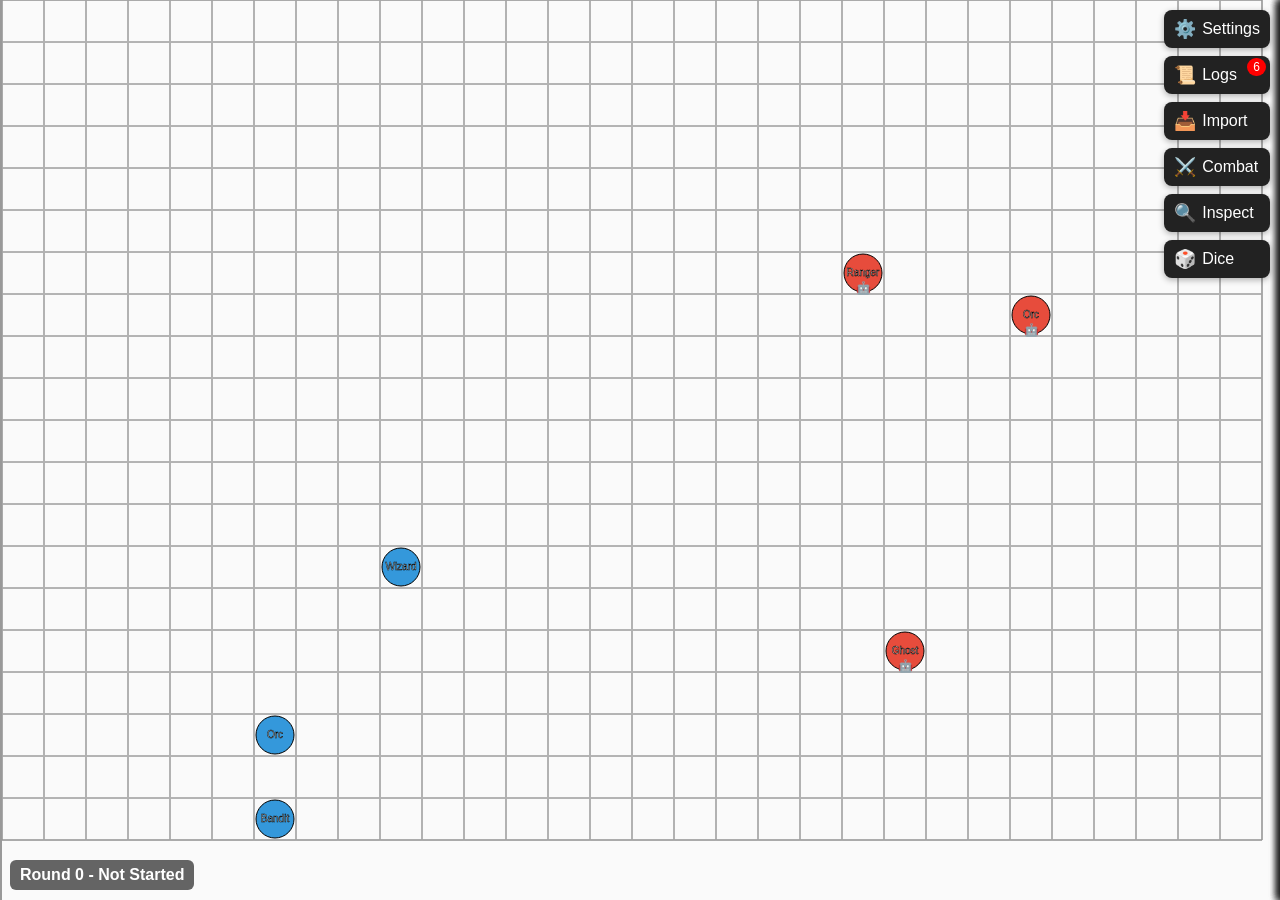
<file: personal-tools/dungeons-and-dragons-battle-simulator/index.html>
<!DOCTYPE html>
<html lang="en">

<head>
    <meta charset="utf-8">
    <title>D&D Battle Simulator</title>
    <meta name="viewport" content="width=device-width,initial-scale=1">
    <meta name="theme-color" content="#333">
    <link rel="icon" href="favicon.ico" type="image/x-icon">
    <link rel="stylesheet" href="css/main.css">
</head>

<body>
    <div id="arenaWrap">
        <div id="timerDisplay">Round 0 - Not Started</div>
        <div id="arena"><svg id="svg"></svg></div>
    </div>

    <!-- Floating control buttons -->
    <div id="fabControls">
        <button id="btnSettings"><span class="icon">⚙️</span><span class="label">Settings</span></button>
        <button id="btnLogs">
            <span class="icon">📜</span>
            <span class="label">Logs</span>
            <span id="logBadge">0</span>
        </button>
        <button id="btnImport"><span class="icon">📥</span><span class="label">Import</span></button>
        <button id="btnCombat"><span class="icon">⚔️</span><span class="label">Combat</span></button>
        <button id="btnInspect"><span class="icon">🔍</span><span class="label">Inspect</span></button>
        <button id="btnDiceRoller"><span class="icon">🎲</span><span class="label">Dice</span></button>
    </div>

    <!-- Hidden drawer for settings -->
    <div id="settingsDrawer">
        <h3>Settings</h3>
        <div id="controls" style="padding-top: 4px;">
            <label>
                Grid Size:
                <select id="gridSizeSel">
                    <option value="5">5 ft</option>
                    <option value="10" selected>10 ft</option>
                    <option value="15">15 ft</option>
                </select>
            </label>
            <label>
                Arena Width:
                <input type="number" id="arenaWidth" min="10" max="100" value="20">
            </label>
            <label>
                Arena Height:
                <input type="number" id="arenaHeight" min="10" max="100" value="20">
            </label>
            
            <hr style="margin: 15px 0; border: none; border-top: 1px solid #555;">
            
            <label>
                Custom 5e.tools URL:
                <input type="text" id="customToolsUrl" placeholder="https://your-custom-5e.tools">
            </label>
            <p class="setting-desc">Leave empty to use the default 5e.tools website</p>
            
            <button id="applySettings" class="combat-button">Apply Settings</button>
        </div>
    </div>

    <!-- Hidden drawer for logs -->
    <div id="logDrawer">
        <h3>Combat Log</h3>
        <div id="logContainer"></div>
    </div>

    <!-- Hidden drawer for importing creatures -->
    <div id="importDrawer">
        <h3>Import Creature</h3>
        <input type="text" id="creatureSearch" placeholder="Search 5e.tools creatures...">
        <div id="creatureList"></div>
        <div id="teamSelector">
            <h4>Select Team:</h4>
            <div class="team-option">
                <input type="radio" id="team1" name="team" value="1" checked>
                <label for="team1">Team 1</label>
            </div>
            <div class="team-option">
                <input type="radio" id="team2" name="team" value="2">
                <label for="team2">Team 2</label>
            </div>
            <div class="team-option">
                <input type="radio" id="team3" name="team" value="3">
                <label for="team3">Team 3</label>
            </div>
            <div class="team-option">
                <input type="radio" id="team4" name="team" value="4">
                <label for="team4">Team 4</label>
            </div>
        </div>
        <button id="placeCreature" class="combat-button">Place Selected Creature</button>
    </div>

    <!-- Hidden drawer for combat controls -->
    <div id="combatDrawer">
        <h3>Combat Controls</h3>
        <div id="initiative-container">
            <button id="start-combat" class="combat-button">Start Combat</button>
            <button id="next-turn" class="combat-button" disabled>Next Turn</button>
            <button id="end-combat" class="combat-button" disabled>End Combat</button>
            <button id="reset-combat" class="combat-button">Reset Combat</button>
        </div>
        
        <div id="ai-settings">
            <h4>AI Control</h4>
            <button id="auto-turn" class="combat-button" disabled>Let AI Play This Turn</button>
            <div class="checkbox-container">
                <input type="checkbox" id="auto-all" name="auto-all">
                <label for="auto-all">Automatically Play AI Turns</label>
            </div>
            <div>
                <button id="set-all-ai" class="combat-button">Set All Creatures to AI Control</button>
            </div>
        </div>
        
        <h4>Initiative Order</h4>
        <div id="initiative-list"></div>
        
        <div id="action-info">
            <p>No active combat</p>
        </div>
        
        <div id="action-buttons"></div>
    </div>

    <div id="inspectDrawer">
        <h3>Inspection</h3>
        <div id="help">
            <summary>🛈 shortcuts</summary>
            <ul>
                <li>Space – labels</li>
                <li>Esc – clear selection</li>
                <li>Click – inspect</li>
                <li>Drag void – pan</li>
                <li>Wheel – zoom</li>
            </ul>
        </div>
        <div id="statsPanel"><em>Click a creature to inspect.</em></div>
    </div>
    
    <!-- Dice Roller Drawer -->
    <div id="diceRollerDrawer">
        <h3>Dice Roller</h3>
        <div id="diceControls">
            <div class="dice-row">
                <button class="dice-btn" data-dice="d4">d4</button>
                <input type="number" id="d4Count" value="1" min="1" max="20">
                <span class="dice-plus">+</span>
                <input type="number" id="d4Modifier" value="0" min="-20" max="20">
            </div>
            <div class="dice-row">
                <button class="dice-btn" data-dice="d6">d6</button>
                <input type="number" id="d6Count" value="1" min="1" max="20">
                <span class="dice-plus">+</span>
                <input type="number" id="d6Modifier" value="0" min="-20" max="20">
            </div>
            <div class="dice-row">
                <button class="dice-btn" data-dice="d8">d8</button>
                <input type="number" id="d8Count" value="1" min="1" max="20">
                <span class="dice-plus">+</span>
                <input type="number" id="d8Modifier" value="0" min="-20" max="20">
            </div>
            <div class="dice-row">
                <button class="dice-btn" data-dice="d10">d10</button>
                <input type="number" id="d10Count" value="1" min="1" max="20">
                <span class="dice-plus">+</span>
                <input type="number" id="d10Modifier" value="0" min="-20" max="20">
            </div>
            <div class="dice-row">
                <button class="dice-btn" data-dice="d12">d12</button>
                <input type="number" id="d12Count" value="1" min="1" max="20">
                <span class="dice-plus">+</span>
                <input type="number" id="d12Modifier" value="0" min="-20" max="20">
            </div>
            <div class="dice-row">
                <button class="dice-btn" data-dice="d20">d20</button>
                <input type="number" id="d20Count" value="1" min="1" max="20">
                <span class="dice-plus">+</span>
                <input type="number" id="d20Modifier" value="0" min="-20" max="20">
            </div>
            <div class="dice-row">
                <button class="dice-btn" data-dice="d100">d100</button>
                <input type="number" id="d100Count" value="1" min="1" max="20">
                <span class="dice-plus">+</span>
                <input type="number" id="d100Modifier" value="0" min="-20" max="20">
            </div>
            
            <div class="advantage-row">
                <label>
                    <input type="radio" name="advantage" value="normal" checked> Normal
                </label>
                <label>
                    <input type="radio" name="advantage" value="advantage"> Advantage
                </label>
                <label>
                    <input type="radio" name="advantage" value="disadvantage"> Disadvantage
                </label>
            </div>
            
            <div class="custom-roll">
                <input type="text" id="customDiceFormula" placeholder="e.g. 2d6+3" value="">
                <button id="rollCustom" class="combat-button">Roll Custom</button>
            </div>
        </div>
        
        <div id="diceResults">
            <h4>Results</h4>
            <div id="resultsList"></div>
        </div>
    </div>

    <!-- Range indicators layer (will be added dynamically) -->
    <div id="rangeIndicators" class="hidden"></div>
    
    <!-- Target selection modal -->
    <div id="targetSelectionModal" class="modal hidden">
        <div class="modal-content">
            <h3>Select Target</h3>
            <div id="targetList"></div>
            <div class="modal-actions">
                <button id="cancelTargetSelection" class="combat-button">Cancel</button>
            </div>
        </div>
    </div>

    <!-- Load main JavaScript module -->
    <script src="js/main.js" type="module"></script>
</body>

</html>
</file>
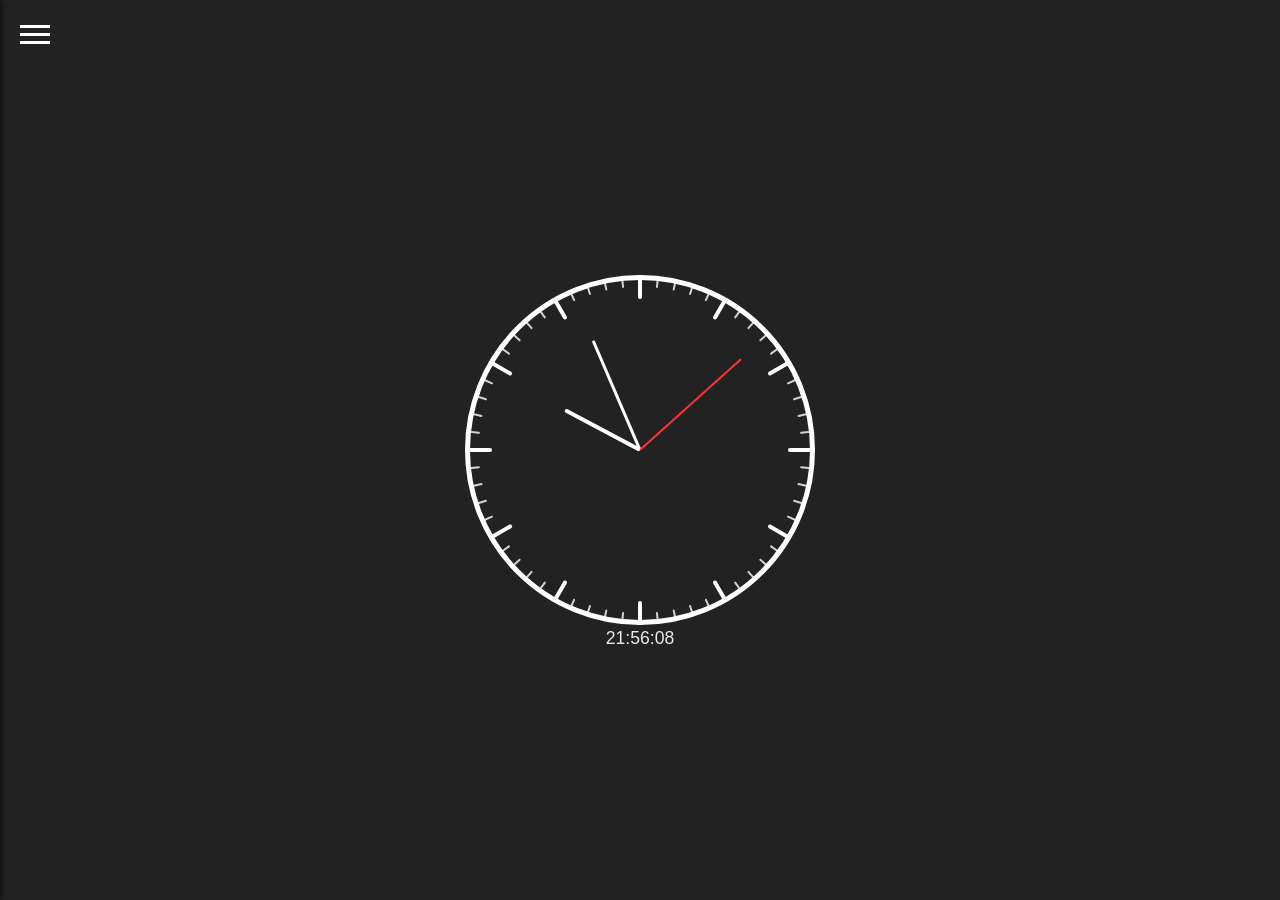
<file: personal-tools/productivity-background/index.html>
<!DOCTYPE html>
<html lang="en">

<head>
    <meta charset="UTF-8" />
    <meta name="viewport" content="width=device-width, initial-scale=1.0" />
    <style>
        /************************************************************************
     * RESET & BASIC STYLES
     ************************************************************************/
        * {
            margin: 0;
            padding: 0;
            box-sizing: border-box;
            font-family: sans-serif;
        }

        html,
        body {
            width: 100%;
            height: 100%;
            background-color: #222;
            color: #fff;
            overflow: hidden;
        }

        /************************************************************************
     * MAIN LAYOUT
     ************************************************************************/
        #main-area {
            position: relative;
            width: 100%;
            height: 100%;
            z-index: 1;
        }

        /************************************************************************
     * SIDE MENU & TOGGLE
     ************************************************************************/
        #side-menu-toggle {
            position: absolute;
            top: 20px;
            left: 20px;
            width: 30px;
            height: 25px;
            cursor: pointer;
            z-index: 3000;
        }

        #side-menu-toggle div {
            background: #fff;
            height: 3px;
            margin: 5px 0;
            transition: 0.4s;
        }

        #todo-bubble {
            position: absolute;
            top: 18px;
            left: 52px;
            min-width: 20px;
            height: 20px;
            background: #f00;
            color: #fff;
            border-radius: 10px;
            font-size: 0.75rem;
            display: flex;
            justify-content: center;
            align-items: center;
            padding: 0 5px;
            z-index: 3001;
            pointer-events: none;
            visibility: hidden;
        }

        #side-menu {
            position: absolute;
            top: 0;
            left: -270px;
            width: 270px;
            height: 100%;
            background-color: #111;
            padding: 20px;
            box-shadow: 2px 0 5px rgba(0, 0, 0, 0.5);
            transition: 0.4s;
            overflow-y: auto;
            z-index: 2000;
        }

        #side-menu.open {
            left: 0;
        }

        #side-menu::-webkit-scrollbar {
            width: 6px;
        }

        #side-menu::-webkit-scrollbar-track {
            background: #222;
        }

        #side-menu::-webkit-scrollbar-thumb {
            background: #555;
        }

        #side-menu h3 {
            margin-bottom: 10px;
            border-bottom: 1px solid #444;
            padding-bottom: 6px;
            font-size: 1rem;
            color: #fff;
        }

        #side-menu button,
        #side-menu input[type="number"],
        #side-menu input[type="text"],
        #side-menu textarea,
        #side-menu select {
            margin-bottom: 14px;
            width: 100%;
            padding: 8px;
            background: #222;
            border: 1px solid #444;
            color: #fff;
            font-size: 0.9rem;
            outline: none;
            border-radius: 3px;
        }

        #side-menu label {
            font-size: 0.85rem;
            margin-bottom: 5px;
            display: block;
            color: #ccc;
        }

        .tool-container {
            margin-bottom: 20px;
        }

        ul {
            padding-left: 0;
            margin-top: 6px;
        }

        li {
            list-style: none;
        }

        #todo-list li {
            display: flex;
            justify-content: space-between;
            align-items: center;
            margin-bottom: 6px;
            font-size: 0.85rem;
            background: rgba(255, 255, 255, 0.07);
            padding: 5px 8px;
            border-radius: 4px;
        }

        #todo-list li button {
            width: 24px;
            height: 24px;
            background: #444;
            color: #fff;
            border: none;
            border-radius: 3px;
            cursor: pointer;
            font-size: 0.8rem;
            display: flex;
            justify-content: center;
            align-items: center;
            padding: 0;
        }

        /************************************************************************
     * CLOCK + DIGITAL READOUT
     ************************************************************************/
        #clock-container {
            position: absolute;
            top: 50%;
            left: 50%;
            transform: translate(-50%, -50%);
            width: 350px;
            height: 350px;
            border: 5px solid #fff;
            border-radius: 50%;
            transition: all 0.5s ease;
            overflow: visible;
            z-index: 1;
        }

        @media (max-width: 480px) {
            #clock-container {
                width: 250px;
                height: 250px;
            }
        }

        #clock-face {
            position: relative;
            width: 100%;
            height: 100%;
            border-radius: 50%;
            overflow: visible;
        }

        /* The container for minute & hour marks */
        .tick {
            position: absolute;
            left: 50%;
            top: 50%;
            transform-origin: center bottom;
        }

        .minute-mark {
            width: 2px;
            height: 12px;
            border-radius: 2px;
            background: #fff;
            opacity: 0.8;
        }

        .hour-mark {
            width: 4px;
            height: 24px;
            border-radius: 2px;
            background: #fff;
        }

        .hand {
            position: absolute;
            top: 50%;
            left: 50%;
            transform-origin: 50% 100%;
        }

        .hour {
            width: 4px;
            height: 25%;
            background: #fff;
            border-radius: 2px;
        }

        .minute {
            width: 3px;
            height: 35%;
            background: #fff;
            border-radius: 2px;
        }

        .second {
            width: 2px;
            height: 40%;
            background: #f33;
            border-radius: 2px;
        }

        #digital-clock {
            position: absolute;
            top: calc(100% + 8px);
            width: 100%;
            text-align: center;
            color: #fff;
            font-size: 1.1rem;
            opacity: 0.9;
            left: 50%;
            transform: translateX(-50%);
        }

        #pomodoro-sector {
            position: absolute;
            top: 0;
            left: 0;
            width: 100%;
            height: 100%;
            border-radius: 50%;
            pointer-events: none;
            mask-image: radial-gradient(circle, transparent 50%, black 51%);
        }

        #pomodoro-display {
            position: absolute;
            bottom: -40px;
            text-align: center;
            width: 100%;
            color: #ff7777;
            font-size: 0.85rem;
            pointer-events: none;
            opacity: 0.85;
        }
    </style>
</head>

<body>
    <audio id="beep-sound" src="[data-uri]"
        preload="auto"></audio>

    <!-- Toggle -->
    <div id="side-menu-toggle">
        <div></div>
        <div></div>
        <div></div>
    </div>
    <div id="todo-bubble"></div>
    <div id="side-menu">
        <!-- Tools go here -->

        <div class="tool-container">
            <h3>Pomodoro Timer</h3>
            <label for="pomodoro-length">Length (minutes):</label>
            <input type="number" id="pomodoro-length" min="1" max="240" value="25" />
            <button id="pomodoro-start">Start Pomodoro</button>
            <button id="pomodoro-reset">Reset Pomodoro</button>
        </div>

        <div class="tool-container">
            <h3>Stopwatch</h3>
            <button id="stopwatch-start">Start</button>
            <button id="stopwatch-stop">Stop</button>
            <button id="stopwatch-reset">Reset</button>
            <div id="stopwatch-display" style="margin-top:5px; opacity:0.7;">00:00.0</div>
        </div>

        <div class="tool-container">
            <h3>Countdown</h3>
            <label for="countdown-minutes">Minutes:</label>
            <input type="number" id="countdown-minutes" value="5" min="1" />
            <button id="countdown-start">Start</button>
            <button id="countdown-reset">Reset</button>
            <div id="countdown-display" style="margin-top:5px; opacity:0.7;">00:00</div>
        </div>

        <div class="tool-container">
            <h3>Micro Break Reminder</h3>
            <label for="micro-break-interval">Interval (min):</label>
            <input type="number" id="micro-break-interval" min="1" max="180" value="20" />
            <button id="micro-break-start">Start</button>
            <button id="micro-break-stop">Stop</button>
            <div id="micro-break-display" style="margin-top:5px; opacity:0.7;"></div>
        </div>

        <div class="tool-container">
            <h3>Breathing Exercise</h3>
            <button id="breathing-start">Start 1-min Exercise</button>
            <div id="breathing-display" style="margin-top:10px; opacity:0.7;"></div>
        </div>

        <div class="tool-container">
            <h3>Random Focus Quote</h3>
            <button id="quote-btn">Get Quote</button>
            <div id="quote-display" style="margin-top:5px; font-size:0.85rem; opacity:0.7;"></div>
        </div>

        <div class="tool-container">
            <h3>To-Do List</h3>
            <input type="text" id="todo-input" placeholder="New Task" />
            <button id="todo-add">Add</button>
            <ul id="todo-list"></ul>
        </div>

        <div class="tool-container">
            <h3>Daily Goals</h3>
            <textarea id="daily-goals" rows="3" placeholder="Write your daily goals here..."></textarea>
        </div>

        <div class="tool-container">
            <h3>Distraction Log</h3>
            <input type="text" id="distraction-input" placeholder="What distracted you?" />
            <button id="distraction-add-btn">Log</button>
            <ul id="distraction-list"></ul>
        </div>

        <div class="tool-container">
            <h3>Quick Link Saver</h3>
            <input type="text" id="link-name" placeholder="Link Name" />
            <input type="text" id="link-url" placeholder="URL" />
            <button id="link-add-btn">Add Link</button>
            <ul id="link-list"></ul>
        </div>

        <div class="tool-container">
            <h3>Scratchpad</h3>
            <textarea id="notes-scratch" rows="4" placeholder="Jot down quick notes..."></textarea>
        </div>

        <div class="tool-container">
            <h3>Focus Music</h3>
            <button id="music-toggle">Play/Pause</button>
            <div style="margin-top:5px; font-size:0.85rem; opacity:0.7;">
                (Add your own music URL in code)
            </div>
        </div>

        <div class="tool-container">
            <h3>White Noise</h3>
            <button id="white-noise-toggle">Play/Pause</button>
            <div style="margin-top:5px; font-size:0.85rem; opacity:0.7;">
                (Placeholder for white noise)
            </div>
        </div>

        <div class="tool-container">
            <h3>Journal Prompt</h3>
            <button id="journal-prompt-btn">Get Prompt</button>
            <div id="journal-prompt-display" style="margin-top:5px; font-size:0.85rem; opacity:0.7;"></div>
        </div>

        <div class="tool-container">
            <h3>Color Theme</h3>
            <button id="random-color-btn">Randomize Theme</button>
        </div>

        <div class="tool-container">
            <h3>Gratitude Affirmation</h3>
            <button id="gratitude-btn">Show Affirmation</button>
            <div id="gratitude-display" style="margin-top:5px; font-size:0.85rem; opacity:0.7;"></div>
        </div>

        <div class="tool-container">
            <h3>Positive Vibe Meter</h3>
            <button id="vibe-btn">Check Vibe</button>
            <div id="vibe-display" style="margin-top:5px; font-size:0.85rem; opacity:0.7;"></div>
        </div>

        <div class="tool-container">
            <h3>Kindness Challenge</h3>
            <button id="kindness-btn">Get Challenge</button>
            <div id="kindness-display" style="margin-top:5px; font-size:0.85rem; opacity:0.7;"></div>
        </div>

        <div class="tool-container">
            <h3>Inspiration Gallery</h3>
            <button id="inspire-btn">Inspire Me</button>
            <div id="inspire-display" style="margin-top:5px; font-size:0.85rem; opacity:0.7;"></div>
        </div>

        <div class="tool-container">
            <h3>Victory Log</h3>
            <button id="victory-btn">Log A Win</button>
            <ul id="victory-list"></ul>
        </div>
    </div>

    <!-- Main area containing analog + digital clock -->
    <div id="main-area">
        <div id="clock-container">
            <div id="clock-face">
                <!-- The ring for Pomodoro -->
                <div id="pomodoro-sector"></div>
                <!-- Clock hands -->
                <div class="hand hour" id="hour-hand"></div>
                <div class="hand minute" id="minute-hand"></div>
                <div class="hand second" id="second-hand"></div>
            </div>
            <!-- Pomodoro display beneath the clock face -->
            <div id="pomodoro-display"></div>
            <!-- Digital clock beneath everything -->
            <div id="digital-clock"></div>
        </div>
    </div>

    <script>
        /************************************************************************
         * Local Storage Helper
         ************************************************************************/
        let appState = {};
        const APP_STATE_KEY = "productivity_background_app_state";

        function loadAppState() {
            try {
                const saved = localStorage.getItem(APP_STATE_KEY);
                if (saved) {
                    appState = JSON.parse(saved);
                } else {
                    appState = {};
                }
            } catch (e) {
                appState = {};
            }
        }
        function saveAppState() {
            localStorage.setItem(APP_STATE_KEY, JSON.stringify(appState));
        }
        loadAppState();

        /************************************************************************
         * MENU TOGGLE
         ************************************************************************/
        const menuToggle = document.getElementById('side-menu-toggle');
        const sideMenu = document.getElementById('side-menu');
        menuToggle.addEventListener('click', () => {
            sideMenu.classList.toggle('open');
            updateTodoBubble(appState.todoItems?.length || 0);
        });

        /************************************************************************
         * TODO BUBBLE
         ************************************************************************/
        const todoBubble = document.getElementById('todo-bubble');
        function updateTodoBubble(count) {
            if (!sideMenu.classList.contains('open') && count > 0) {
                todoBubble.style.visibility = 'visible';
                todoBubble.textContent = count;
            } else {
                todoBubble.style.visibility = 'hidden';
            }
        }

        /************************************************************************
         * CREATE TICK MARKS for outer circle
         ************************************************************************/
        const clockFace = document.getElementById('clock-face');

        // We'll create 60 minute marks around the outer rim
        // The clock is 350x350, radius ~ 175. We'll place them near the outer edge:
        const radius = 175; // ~10px in from the border

        for (let i = 0; i < 60; i++) {
            // hour marks only at multiples of 15 if we only want 3,6,9,12
            // otherwise 12 hour marks are multiples of 5
            const angleDeg = i * 6;
            const mark = document.createElement('div');
            // if it's a multiple of 15 => 3,6,9,12
            let yOffset = 0;
            let xOffset = 0;
            if (i % 5 === 0) {
                mark.classList.add('tick', 'hour-mark');
                yOffset = 24;
                xOffset = 2;
            } else {
                mark.classList.add('tick', 'minute-mark');
                yOffset = 12;
                xOffset = 1;
            }
            // position them radially
            // convert degrees to radians for sin/cos
            const angleRad = (Math.PI / 180) * (angleDeg + 180);
            const x = (radius - xOffset - 1)* Math.sin(angleRad) - xOffset;
            const y = -(radius) * Math.cos(angleRad) - yOffset; // negative because top is -y
            mark.style.transform = `translate(${x}px, ${y}px) rotate(${angleDeg}deg)`;
            clockFace.appendChild(mark);
        }

        /************************************************************************
         * ANALOG CLOCK + DIGITAL CLOCK
         ************************************************************************/
        const hourHand = document.getElementById('hour-hand');
        const minuteHand = document.getElementById('minute-hand');
        const secondHand = document.getElementById('second-hand');
        const digitalClock = document.getElementById('digital-clock');

        function updateClock() {
            const now = new Date();
            const seconds = now.getSeconds();
            const minutes = now.getMinutes();
            const hours = now.getHours();

            const secondDeg = (seconds / 60) * 360;
            const minuteDeg = (minutes / 60) * 360 + (seconds / 60) * 6;
            const hourDeg = (hours % 12) / 12 * 360 + (minutes / 60) * 30;

            secondHand.style.transform = `translate(-50%, -100%) rotate(${secondDeg}deg)`;
            minuteHand.style.transform = `translate(-50%, -100%) rotate(${minuteDeg}deg)`;
            hourHand.style.transform = `translate(-50%, -100%) rotate(${hourDeg}deg)`;

            const hh = String(hours).padStart(2, '0');
            const mm = String(minutes).padStart(2, '0');
            const ss = String(seconds).padStart(2, '0');
            digitalClock.textContent = `${hh}:${mm}:${ss}`;
        }
        setInterval(updateClock, 1000);
        updateClock();

        /************************************************************************
         * COLOR THEME RANDOMIZER
         ************************************************************************/
        const randomColorBtn = document.getElementById('random-color-btn');
        function applyColorTheme() {
            if (appState.baseColor) {
                document.body.style.backgroundColor = appState.baseColor;
            }
            if (appState.accentColor && hourHand && minuteHand) {
                hourHand.style.backgroundColor = appState.accentColor;
                minuteHand.style.backgroundColor = appState.accentColor;
            }
            if (appState.secondColor && secondHand) {
                secondHand.style.backgroundColor = appState.secondColor;
            }
        }
        randomColorBtn.addEventListener('click', () => {
            const hue = Math.floor(Math.random() * 360);
            const sat = Math.floor(40 + Math.random() * 60);
            const light = Math.floor(30 + Math.random() * 40);
            const baseColor = `hsl(${hue}, ${sat}%, ${light}%)`;
            const accentColor = `hsl(${(hue + 180) % 360}, ${sat}%, ${light}%)`;
            const secondColor = `hsl(${(hue + 90) % 360}, 80%, 50%)`;

            appState.baseColor = baseColor;
            appState.accentColor = accentColor;
            appState.secondColor = secondColor;
            applyColorTheme();
            saveAppState();
        });

        /************************************************************************
         * POMODORO TIMER
         ************************************************************************/
        let pomodoroInterval = null;
        let pomodoroTimeLeft = 0;
        let pomodoroTotalTime = 0;
        let pomodoroStartAngle = 0;
        let pomodoroArcDegrees = 0;
        const pomodoroLengthInput = document.getElementById('pomodoro-length');
        const pomodoroStartBtn = document.getElementById('pomodoro-start');
        const pomodoroResetBtn = document.getElementById('pomodoro-reset');
        const pomodoroSector = document.getElementById('pomodoro-sector');
        const pomodoroDisplay = document.getElementById('pomodoro-display');

        if (appState.pomodoroLength) {
            pomodoroLengthInput.value = appState.pomodoroLength;
        }

        function getCurrentMinuteHandAngle() {
            const now = new Date();
            const m = now.getMinutes();
            const s = now.getSeconds();
            return (m + s / 60) * 6;
        }
        function updatePomodoroSector() {
            if (pomodoroTimeLeft <= 0 || pomodoroTotalTime <= 0) {
                pomodoroSector.style.background = 'none';
                pomodoroDisplay.textContent = '';
                return;
            }
            const fraction = pomodoroTimeLeft / pomodoroTotalTime;
            const arcForDisplay = Math.min(pomodoroArcDegrees, 360);
            const currentArc = arcForDisplay * fraction;

            // no -90 offset
            pomodoroSector.style.transform = `rotate(${pomodoroStartAngle}deg)`;
            pomodoroSector.style.background = `conic-gradient(
        rgba(255,0,0,0.2) 0deg,
        rgba(255,0,0,0.2) ${currentArc}deg,
        transparent 0deg
      )`;

            const mins = Math.floor(pomodoroTimeLeft / 60);
            const secs = pomodoroTimeLeft % 60;
            pomodoroDisplay.textContent = `Pomodoro: ${mins}:${secs < 10 ? '0' + secs : secs}`;
        }
        function runPomodoro() {
            if (pomodoroTimeLeft <= 0) {
                clearInterval(pomodoroInterval);
                pomodoroInterval = null;
                document.getElementById('beep-sound').play().catch(() => { });
                updatePomodoroSector();
                return;
            }
            pomodoroTimeLeft--;
            updatePomodoroSector();
        }
        pomodoroStartBtn.addEventListener('click', () => {
            if (pomodoroInterval) return;
            let totalMins = parseInt(pomodoroLengthInput.value) || 25;
            let totalSecs = totalMins * 60;
            appState.pomodoroLength = pomodoroLengthInput.value;
            saveAppState();

            if (pomodoroTimeLeft <= 0) {
                pomodoroTimeLeft = totalSecs;
                pomodoroTotalTime = totalSecs;
                pomodoroStartAngle = getCurrentMinuteHandAngle();
                pomodoroArcDegrees = totalMins * 6;
            }

            pomodoroInterval = setInterval(runPomodoro, 1000);
            updatePomodoroSector();
        });
        pomodoroResetBtn.addEventListener('click', () => {
            clearInterval(pomodoroInterval);
            pomodoroInterval = null;
            pomodoroTimeLeft = 0;
            updatePomodoroSector();
        });

        /************************************************************************
         * STOPWATCH
         ************************************************************************/
        let stopwatchInterval = null;
        let stopwatchTime = appState.stopwatchTime || 0;
        const stopwatchDisplay = document.getElementById('stopwatch-display');
        const stopwatchStart = document.getElementById('stopwatch-start');
        const stopwatchStop = document.getElementById('stopwatch-stop');
        const stopwatchReset = document.getElementById('stopwatch-reset');

        function updateStopwatchDisplay() {
            const totalSeconds = Math.floor(stopwatchTime / 10);
            const fraction = stopwatchTime % 10;
            const mins = Math.floor(totalSeconds / 60);
            const secs = totalSeconds % 60;
            stopwatchDisplay.textContent =
                `${String(mins).padStart(2, '0')}:${String(secs).padStart(2, '0')}.${fraction}`;
        }
        updateStopwatchDisplay();
        function runStopwatch() {
            stopwatchTime++;
            appState.stopwatchTime = stopwatchTime;
            saveAppState();
            updateStopwatchDisplay();
        }
        stopwatchStart.addEventListener('click', () => {
            if (!stopwatchInterval) {
                stopwatchInterval = setInterval(runStopwatch, 100);
            }
        });
        stopwatchStop.addEventListener('click', () => {
            clearInterval(stopwatchInterval);
            stopwatchInterval = null;
        });
        stopwatchReset.addEventListener('click', () => {
            clearInterval(stopwatchInterval);
            stopwatchInterval = null;
            stopwatchTime = 0;
            appState.stopwatchTime = 0;
            saveAppState();
            updateStopwatchDisplay();
        });

        /************************************************************************
         * COUNTDOWN
         ************************************************************************/
        let countdownInterval = null;
        let countdownTimeLeft = (typeof appState.countdownTimeLeft === "number")
            ? appState.countdownTimeLeft : 0;
        const countdownInput = document.getElementById('countdown-minutes');
        const countdownStartBtn = document.getElementById('countdown-start');
        const countdownResetBtn = document.getElementById('countdown-reset');
        const countdownDisplay = document.getElementById('countdown-display');

        if (appState.countdownMinutes) {
            countdownInput.value = appState.countdownMinutes;
        }
        function updateCountdownDisplay() {
            if (countdownTimeLeft <= 0) {
                countdownDisplay.textContent = "00:00";
                return;
            }
            const mins = Math.floor(countdownTimeLeft / 60);
            const secs = countdownTimeLeft % 60;
            countdownDisplay.textContent = `${String(mins).padStart(2, '0')}:${String(secs).padStart(2, '0')}`;
        }
        updateCountdownDisplay();
        function runCountdown() {
            if (countdownTimeLeft <= 0) {
                clearInterval(countdownInterval);
                countdownInterval = null;
                document.getElementById('beep-sound').play().catch(() => { });
                return;
            }
            countdownTimeLeft--;
            appState.countdownTimeLeft = countdownTimeLeft;
            saveAppState();
            updateCountdownDisplay();
        }
        countdownStartBtn.addEventListener('click', () => {
            if (countdownInterval) return;
            const totalSecs = parseInt(countdownInput.value) * 60;
            appState.countdownMinutes = countdownInput.value;
            saveAppState();

            if (!countdownTimeLeft || countdownTimeLeft <= 0) {
                countdownTimeLeft = totalSecs;
                appState.countdownTimeLeft = countdownTimeLeft;
                saveAppState();
            }
            countdownInterval = setInterval(runCountdown, 1000);
        });
        countdownResetBtn.addEventListener('click', () => {
            clearInterval(countdownInterval);
            countdownInterval = null;
            countdownTimeLeft = 0;
            appState.countdownTimeLeft = 0;
            saveAppState();
            updateCountdownDisplay();
        });

        /************************************************************************
         * TODO LIST
         ************************************************************************/
        const todoInput = document.getElementById('todo-input');
        const todoAddBtn = document.getElementById('todo-add');
        const todoList = document.getElementById('todo-list');
        if (!appState.todoItems) {
            appState.todoItems = [];
        }
        function renderTodoList() {
            todoList.innerHTML = '';
            appState.todoItems.forEach((task, index) => {
                const li = document.createElement('li');
                li.innerHTML = `
          <span>${task}</span>
          <button data-index="${index}">X</button>
        `;
                todoList.appendChild(li);
                li.querySelector('button').addEventListener('click', (e) => {
                    const idx = parseInt(e.target.getAttribute('data-index'));
                    appState.todoItems.splice(idx, 1);
                    saveAppState();
                    renderTodoList();
                    updateTodoBubble(appState.todoItems.length);
                });
            });
            updateTodoBubble(appState.todoItems.length);
        }
        todoAddBtn.addEventListener('click', () => {
            const task = todoInput.value.trim();
            if (task !== '') {
                appState.todoItems.push(task);
                todoInput.value = '';
                saveAppState();
                renderTodoList();
            }
        });
        renderTodoList();

        /************************************************************************
         * DAILY GOALS
         ************************************************************************/
        const dailyGoals = document.getElementById('daily-goals');
        if (!appState.dailyGoals) {
            appState.dailyGoals = '';
        }
        dailyGoals.value = appState.dailyGoals;
        dailyGoals.addEventListener('input', () => {
            appState.dailyGoals = dailyGoals.value;
            saveAppState();
        });

        /************************************************************************
         * BREATHING EXERCISE
         ************************************************************************/
        const breathingStart = document.getElementById('breathing-start');
        const breathingDisplay = document.getElementById('breathing-display');
        let breathingTimer = null;
        let breatheCount = 0;
        function runBreathing() {
            if (breatheCount >= 60) {
                clearInterval(breathingTimer);
                breathingTimer = null;
                breathingDisplay.textContent = "Done.";
                document.getElementById('beep-sound').play().catch(() => { });
                return;
            }
            const cyclePos = breatheCount % 12;
            if (cyclePos < 4) {
                breathingDisplay.textContent = "Breathe In...";
            } else if (cyclePos < 6) {
                breathingDisplay.textContent = "Hold...";
            } else if (cyclePos < 10) {
                breathingDisplay.textContent = "Breathe Out...";
            } else {
                breathingDisplay.textContent = "Hold...";
            }
            breatheCount++;
        }
        breathingStart.addEventListener('click', () => {
            if (breathingTimer) return;
            breatheCount = 0;
            breathingDisplay.textContent = "Breathe In...";
            breathingTimer = setInterval(runBreathing, 1000);
        });

        /************************************************************************
         * RANDOM FOCUS QUOTE
         ************************************************************************/
        const quoteBtn = document.getElementById('quote-btn');
        const quoteDisplay = document.getElementById('quote-display');
        const quotes = [
            "Focus on being productive instead of busy. � Tim Ferriss",
            "Your future is created by what you do today, not tomorrow.",
            "It always seems impossible until it�s done. � Nelson Mandela",
            "Well done is better than well said. � Benjamin Franklin",
            "The key is not to prioritize what's on your schedule, but to schedule your priorities. � Stephen Covey",
            "Only put off until tomorrow what you are willing to die having left undone. � Pablo Picasso",
            "Starve your distractions; feed your focus.",
            "The way to get started is to quit talking and begin doing. � Walt Disney",
            "Time is a created thing. To say 'I don't have time' is to say 'I don't want to.' � Lao Tzu",
            "Either you run the day, or the day runs you. � Jim Rohn",
            "Action is the foundational key to all success. � Pablo Picasso",
            "Don't watch the clock; do what it does. Keep going. � Sam Levenson",
            "Nothing will work unless you do. � Maya Angelou",
            "Focus is more valuable than IQ. � Robin Sharma",
            "Productivity is being able to do things that you were never able to do before. � Franz Kafka"
        ];
        quoteBtn.addEventListener('click', () => {
            const randIdx = Math.floor(Math.random() * quotes.length);
            quoteDisplay.textContent = quotes[randIdx];
        });

        /************************************************************************
         * FOCUS MUSIC
         ************************************************************************/
        const musicToggle = document.getElementById('music-toggle');
        let musicPlaying = false;
        musicToggle.addEventListener('click', () => {
            musicPlaying = !musicPlaying;
            if (musicPlaying) {
                alert("Playing focus music (placeholder).");
            } else {
                alert("Music paused (placeholder).");
            }
        });

        /************************************************************************
         * SCRATCHPAD
         ************************************************************************/
        const notesScratch = document.getElementById('notes-scratch');
        if (!appState.scratchNotes) {
            appState.scratchNotes = '';
        }
        notesScratch.value = appState.scratchNotes;
        notesScratch.addEventListener('input', () => {
            appState.scratchNotes = notesScratch.value;
            saveAppState();
        });

        /************************************************************************
         * DISTRACTION LOG
         ************************************************************************/
        const distractionInput = document.getElementById('distraction-input');
        const distractionAddBtn = document.getElementById('distraction-add-btn');
        const distractionList = document.getElementById('distraction-list');
        if (!appState.distractions) {
            appState.distractions = [];
        }
        function renderDistractionList() {
            distractionList.innerHTML = '';
            appState.distractions.forEach((dist, idx) => {
                const li = document.createElement('li');
                li.style.marginBottom = '5px';
                li.innerHTML = `
          <span>${dist}</span>
          <button data-index="${idx}" style="float:right; background:#444; width:24px; height:24px; padding:0; border-radius:3px;">X</button>
        `;
                distractionList.appendChild(li);
                li.querySelector('button').addEventListener('click', (e) => {
                    const i = parseInt(e.target.getAttribute('data-index'));
                    appState.distractions.splice(i, 1);
                    saveAppState();
                    renderDistractionList();
                });
            });
        }
        distractionAddBtn.addEventListener('click', () => {
            const text = distractionInput.value.trim();
            if (text) {
                appState.distractions.push(text);
                distractionInput.value = '';
                saveAppState();
                renderDistractionList();
            }
        });
        renderDistractionList();

        /************************************************************************
         * QUICK LINK SAVER
         ************************************************************************/
        const linkName = document.getElementById('link-name');
        const linkUrl = document.getElementById('link-url');
        const linkAddBtn = document.getElementById('link-add-btn');
        const linkList = document.getElementById('link-list');
        if (!appState.linkItems) {
            appState.linkItems = [];
        }
        function renderLinkList() {
            linkList.innerHTML = '';
            appState.linkItems.forEach((item, index) => {
                const li = document.createElement('li');
                li.style.marginBottom = '6px';
                li.innerHTML = `
          <a href="${item.url}" target="_blank" style="color:#bbb; text-decoration: underline;">${item.name}</a>
          <button data-index="${index}" style="float:right; background:#444; width:24px; height:24px; padding:0; border-radius:3px;">X</button>
        `;
                linkList.appendChild(li);
                li.querySelector('button').addEventListener('click', (e) => {
                    const idx = parseInt(e.target.getAttribute('data-index'));
                    appState.linkItems.splice(idx, 1);
                    saveAppState();
                    renderLinkList();
                });
            });
        }
        linkAddBtn.addEventListener('click', () => {
            const nm = linkName.value.trim();
            const url = linkUrl.value.trim();
            if (nm && url) {
                appState.linkItems.push({name: nm, url: url});
                linkName.value = '';
                linkUrl.value = '';
                saveAppState();
                renderLinkList();
            }
        });
        renderLinkList();

        /************************************************************************
         * WHITE NOISE
         ************************************************************************/
        const whiteNoiseToggle = document.getElementById('white-noise-toggle');
        let whiteNoisePlaying = false;
        whiteNoiseToggle.addEventListener('click', () => {
            whiteNoisePlaying = !whiteNoisePlaying;
            if (whiteNoisePlaying) {
                alert("White noise playing (placeholder).");
            } else {
                alert("White noise paused (placeholder).");
            }
        });

        /************************************************************************
         * MICRO BREAK REMINDER
         ************************************************************************/
        const microBreakIntervalInput = document.getElementById('micro-break-interval');
        const microBreakStartBtn = document.getElementById('micro-break-start');
        const microBreakStopBtn = document.getElementById('micro-break-stop');
        const microBreakDisplay = document.getElementById('micro-break-display');
        let microBreakTimer = null;
        let microBreakCountdown = 0;
        if (appState.microBreakInterval) {
            microBreakIntervalInput.value = appState.microBreakInterval;
        }
        function runMicroBreakCountdown() {
            if (microBreakCountdown <= 0) {
                document.getElementById('beep-sound').play().catch(() => { });
                microBreakCountdown = parseInt(microBreakIntervalInput.value) * 60;
            } else {
                microBreakCountdown--;
            }
            let m = Math.floor(microBreakCountdown / 60);
            let s = microBreakCountdown % 60;
            microBreakDisplay.textContent = `Next break in: ${String(m).padStart(2, '0')}:${String(s).padStart(2, '0')}`;
        }
        microBreakStartBtn.addEventListener('click', () => {
            const val = parseInt(microBreakIntervalInput.value);
            if (!val || val < 1) return;
            appState.microBreakInterval = val;
            saveAppState();
            if (microBreakTimer) return;
            microBreakCountdown = val * 60;
            microBreakTimer = setInterval(runMicroBreakCountdown, 1000);
        });
        microBreakStopBtn.addEventListener('click', () => {
            clearInterval(microBreakTimer);
            microBreakTimer = null;
            microBreakDisplay.textContent = '';
        });

        /************************************************************************
         * JOURNAL PROMPT
         ************************************************************************/
        const journalPromptBtn = document.getElementById('journal-prompt-btn');
        const journalPromptDisplay = document.getElementById('journal-prompt-display');
        const prompts = [
            "What made you smile today?",
            "What is one lesson you learned recently?",
            "Describe a recent challenge and how you overcame it.",
            "What are three things you're grateful for today?",
            "What is your main focus or intention right now?",
            "How do you feel about your progress this week?",
            "What are you looking forward to tomorrow?",
            "Reflect on a moment of kindness you've seen or experienced.",
            "When do you feel most energized during the day?",
            "What's a small step you can take toward a current goal?"
        ];
        journalPromptBtn.addEventListener('click', () => {
            const idx = Math.floor(Math.random() * prompts.length);
            journalPromptDisplay.textContent = prompts[idx];
        });

        /************************************************************************
         * 5 NEW POSITIVE TOOLS
         ************************************************************************/
        const gratitudeBtn = document.getElementById('gratitude-btn');
        const gratitudeDisplay = document.getElementById('gratitude-display');
        const affirmations = [
            "I am grateful for the opportunities today brings.",
            "Every moment is a chance to appreciate life.",
            "I am thankful for the growth I'm experiencing.",
            "My life is filled with abundance and joy.",
            "I am blessed to learn from each challenge."
        ];
        gratitudeBtn.addEventListener('click', () => {
            const idx = Math.floor(Math.random() * affirmations.length);
            gratitudeDisplay.textContent = affirmations[idx];
        });

        const vibeBtn = document.getElementById('vibe-btn');
        const vibeDisplay = document.getElementById('vibe-display');
        vibeBtn.addEventListener('click', () => {
            const vibeLevels = ["Radiant", "Uplifted", "Cheerful", "Optimistic", "Glowing"];
            const idx = Math.floor(Math.random() * vibeLevels.length);
            vibeDisplay.textContent = `Your vibe is: ${vibeLevels[idx]}`;
        });

        const kindnessBtn = document.getElementById('kindness-btn');
        const kindnessDisplay = document.getElementById('kindness-display');
        const kindnessChallenges = [
            "Compliment someone sincerely today.",
            "Pick up litter in your neighborhood.",
            "Donate items you no longer need.",
            "Leave a thank-you note for someone who helped you.",
            "Pay for someone's coffee or meal anonymously."
        ];
        kindnessBtn.addEventListener('click', () => {
            const idx = Math.floor(Math.random() * kindnessChallenges.length);
            kindnessDisplay.textContent = kindnessChallenges[idx];
        });

        const inspireBtn = document.getElementById('inspire-btn');
        const inspireDisplay = document.getElementById('inspire-display');
        inspireBtn.addEventListener('click', () => {
            inspireDisplay.textContent = "Imagine a beautiful scene, or check your own gallery for inspiration!";
        });

        const victoryBtn = document.getElementById('victory-btn');
        const victoryList = document.getElementById('victory-list');
        if (!appState.victories) {
            appState.victories = [];
        }
        function renderVictoryList() {
            victoryList.innerHTML = '';
            appState.victories.forEach((item, index) => {
                const li = document.createElement('li');
                li.style.marginBottom = '6px';
                li.innerHTML = `
          <span>${item}</span>
          <button data-index="${index}" style="float:right; background:#444; width:24px; height:24px; padding:0; border-radius:3px;">X</button>
        `;
                victoryList.appendChild(li);
                li.querySelector('button').addEventListener('click', (e) => {
                    const idx = parseInt(e.target.getAttribute('data-index'));
                    appState.victories.splice(idx, 1);
                    saveAppState();
                    renderVictoryList();
                });
            });
        }
        victoryBtn.addEventListener('click', () => {
            const userWin = prompt("Log a small win or victory:");
            if (userWin && userWin.trim() !== "") {
                appState.victories.push(userWin.trim());
                saveAppState();
                renderVictoryList();
            }
        });
        renderVictoryList();

        /************************************************************************
         * On page load, apply any saved color theme
         ************************************************************************/
        applyColorTheme();
    </script>
</body>

</html>
</file>
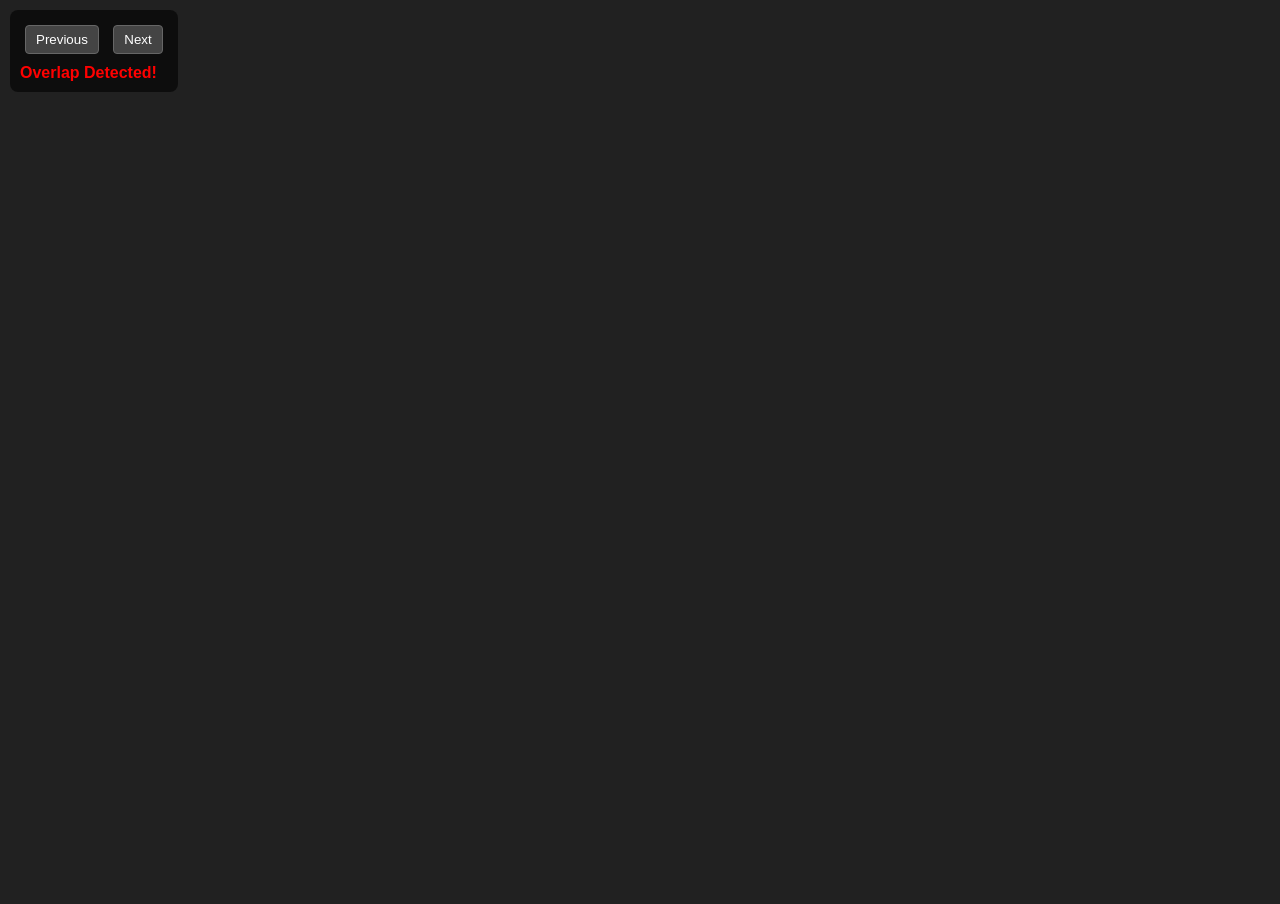
<file: personal-tools/valve-solution/index.html>
<!DOCTYPE html>
<html lang="en">

<head>
    <meta charset="UTF-8" />
    <title>Hanayama Valve Puzzle - No WebGL2 VAO Error</title>
    <style>
        body {
            margin: 0;
            background: #222;
            overflow: hidden;
            font-family: sans-serif;
            color: #ccc;
        }

        #gui {
            position: absolute;
            top: 10px;
            left: 10px;
            z-index: 9999;
            background: rgba(0, 0, 0, 0.6);
            padding: 10px;
            border-radius: 8px;
        }

        button {
            margin: 5px;
            padding: 6px 10px;
            background: #444;
            color: #fff;
            border: 1px solid #666;
            border-radius: 4px;
            cursor: pointer;
        }

        button:hover {
            background: #666;
        }

        #message {
            margin-top: 5px;
            color: red;
            font-weight: bold;
            min-height: 1em;
        }
    </style>
</head>

<body>
    <div id="gui">
        <button id="prevBtn">Previous</button>
        <button id="nextBtn">Next</button>
        <div id="message"></div>
    </div>

    <script>
        "use strict";

        /*
          ===============================================================================
           A CUSTOM "TINY THREE.JS" CLONE, USING EITHER WEBGL2 VAOs OR OES_vertex_array_object
           OR A MANUAL (NO VAO) FALLBACK
          ===============================================================================
        */

        (function (global) {

            //--------------------------------------------------
            // 1) Minimal Math Classes: Vector3, Euler, Matrix4
            //--------------------------------------------------

            function Vector3(x = 0, y = 0, z = 0) {this.x = x; this.y = y; this.z = z;}
            Vector3.prototype = {
                set: function (x, y, z) {this.x = x; this.y = y; this.z = z; return this;},
                copy: function (v) {this.x = v.x; this.y = v.y; this.z = v.z; return this;},
                clone: function () {return new Vector3(this.x, this.y, this.z);}
            };

            function Euler(x = 0, y = 0, z = 0, order = "XYZ") {
                this.x = x; this.y = y; this.z = z; this.order = order;
            }

            function Matrix4() {
                this.elements = new Float32Array([
                    1, 0, 0, 0,
                    0, 1, 0, 0,
                    0, 0, 1, 0,
                    0, 0, 0, 1
                ]);
            }
            Matrix4.prototype = {
                identity: function () {
                    const e = this.elements;
                    e[0] = 1; e[1] = 0; e[2] = 0; e[3] = 0;
                    e[4] = 0; e[5] = 1; e[6] = 0; e[7] = 0;
                    e[8] = 0; e[9] = 0; e[10] = 1; e[11] = 0;
                    e[12] = 0; e[13] = 0; e[14] = 0; e[15] = 1;
                    return this;
                },
                copy: function (m) {
                    this.elements.set(m.elements);
                    return this;
                },
                multiplyMatrices: function (a, b) {
                    const ae = a.elements, be = b.elements, te = this.elements;

                    const a11 = ae[0], a12 = ae[4], a13 = ae[8], a14 = ae[12];
                    const a21 = ae[1], a22 = ae[5], a23 = ae[9], a24 = ae[13];
                    const a31 = ae[2], a32 = ae[6], a33 = ae[10], a34 = ae[14];
                    const a41 = ae[3], a42 = ae[7], a43 = ae[11], a44 = ae[15];

                    const b11 = be[0], b12 = be[4], b13 = be[8], b14 = be[12];
                    const b21 = be[1], b22 = be[5], b23 = be[9], b24 = be[13];
                    const b31 = be[2], b32 = be[6], b33 = be[10], b34 = be[14];
                    const b41 = be[3], b42 = be[7], b43 = be[11], b44 = be[15];

                    te[0] = a11 * b11 + a12 * b21 + a13 * b31 + a14 * b41;
                    te[4] = a11 * b12 + a12 * b22 + a13 * b32 + a14 * b42;
                    te[8] = a11 * b13 + a12 * b23 + a13 * b33 + a14 * b43;
                    te[12] = a11 * b14 + a12 * b24 + a13 * b34 + a14 * b44;

                    te[1] = a21 * b11 + a22 * b21 + a23 * b31 + a24 * b41;
                    te[5] = a21 * b12 + a22 * b22 + a23 * b32 + a24 * b42;
                    te[9] = a21 * b13 + a22 * b23 + a23 * b33 + a24 * b43;
                    te[13] = a21 * b14 + a22 * b24 + a23 * b34 + a24 * b44;

                    te[2] = a31 * b11 + a32 * b21 + a33 * b31 + a34 * b41;
                    te[6] = a31 * b12 + a32 * b22 + a33 * b32 + a34 * b42;
                    te[10] = a31 * b13 + a32 * b23 + a33 * b33 + a34 * b43;
                    te[14] = a31 * b14 + a32 * b24 + a33 * b34 + a34 * b44;

                    te[3] = a41 * b11 + a42 * b21 + a43 * b31 + a44 * b41;
                    te[7] = a41 * b12 + a42 * b22 + a43 * b32 + a44 * b42;
                    te[11] = a41 * b13 + a42 * b23 + a43 * b33 + a44 * b43;
                    te[15] = a41 * b14 + a42 * b24 + a43 * b34 + a44 * b44;

                    return this;
                }
            };

            //--------------------------------------------------
            // 2) Basic Object3D, Scene, Camera
            //--------------------------------------------------

            function Object3D() {
                this.position = new Vector3();
                this.rotation = new Euler();
                this.scale = new Vector3(1, 1, 1);
                this.children = [];
                this.parent = null;
                this.matrix = new Matrix4();
                this.matrixWorld = new Matrix4();
                this.matrixAutoUpdate = true;
            }
            Object3D.prototype = {
                add: function (c) {if (c !== this) {this.children.push(c); c.parent = this;} },
                remove: function (c) {const i = this.children.indexOf(c); if (i !== -1) {c.parent = null; this.children.splice(i, 1);} },
                updateMatrix: function () {
                    // naive
                    this.matrix.identity();
                    const e = this.matrix.elements;

                    const sx = this.scale.x, sy = this.scale.y, sz = this.scale.z;
                    e[0] *= sx; e[5] *= sy; e[10] *= sz;

                    const rx = this.rotation.x, ry = this.rotation.y, rz = this.rotation.z;
                    // rotateZ(rz)
                    const cosZ = Math.cos(rz), sinZ = Math.sin(rz);
                    let m0 = e[0], m1 = e[1], m4 = e[4], m5 = e[5], m8 = e[8], m9 = e[9];
                    e[0] = m0 * cosZ - m1 * sinZ; e[1] = m0 * sinZ + m1 * cosZ;
                    e[4] = m4 * cosZ - m5 * sinZ; e[5] = m4 * sinZ + m5 * cosZ;
                    let old8 = m8, old9 = m9;
                    e[8] = old8 * cosZ - old9 * sinZ; e[9] = old8 * sinZ + old9 * cosZ;

                    // rotateY(ry)
                    const cosY = Math.cos(ry), sinY = Math.sin(ry);
                    m0 = e[0]; let m2 = e[2]; m4 = e[4]; let m6 = e[6]; m8 = e[8]; let m10 = e[10];
                    e[0] = m0 * cosY + m2 * sinY;
                    e[2] = -m0 * sinY + m2 * cosY;
                    e[4] = m4 * cosY + m6 * sinY;
                    e[6] = -m4 * sinY + m6 * cosY;
                    e[8] = m8 * cosY + m10 * sinY;
                    e[10] = -m8 * sinY + m10 * cosY;

                    // rotateX(rx)
                    const cosX = Math.cos(rx), sinX = Math.sin(rx);
                    let old1 = e[1], old2 = e[2], old5 = e[5], old6 = e[6], old9b = e[9], old10 = e[10];
                    e[1] = old1 * cosX - old2 * sinX;
                    e[2] = old1 * sinX + old2 * cosX;
                    e[5] = old5 * cosX - old6 * sinX;
                    e[6] = old5 * sinX + old6 * cosX;
                    e[9] = old9b * cosX - old10 * sinX;
                    e[10] = old9b * sinX + old10 * cosX;

                    // translation
                    e[12] = this.position.x;
                    e[13] = this.position.y;
                    e[14] = this.position.z;
                },
                updateMatrixWorld: function (force) {
                    if (this.matrixAutoUpdate) this.updateMatrix();
                    if (!this.parent || force) {
                        this.matrixWorld.copy(this.matrix);
                    } else {
                        this.matrixWorld.multiplyMatrices(this.parent.matrixWorld, this.matrix);
                    }
                    for (let c of this.children) {
                        c.updateMatrixWorld(force);
                    }
                }
            };

            function Scene() {
                Object3D.call(this);
            }
            Scene.prototype = Object.create(Object3D.prototype);

            function PerspectiveCamera(fov, aspect, near, far) {
                Object3D.call(this);
                this.fov = fov; this.aspect = aspect; this.near = near; this.far = far;
            }
            PerspectiveCamera.prototype = Object.create(Object3D.prototype);

            //--------------------------------------------------
            // 3) Geometry (Box, Cylinder), Material
            //--------------------------------------------------

            function BoxGeometry(width, height, depth) {
                this.positions = [];
                this.normals = [];
                this.indices = [];
                this.boundingBox = {min: new Vector3(), max: new Vector3()};
                buildBox(this, width, height, depth);
            }

            function buildBox(geo, w, h, d) {
                const x = w * 0.5, y = h * 0.5, z = d * 0.5;
                const positions = [
                    // front
                    -x, -y, z, x, -y, z, x, y, z, -x, y, z,
                    // back
                    x, -y, -z, -x, -y, -z, -x, y, -z, x, y, -z,
                    // left
                    -x, -y, -z, -x, -y, z, -x, y, z, -x, y, -z,
                    // right
                    x, -y, z, x, -y, -z, x, y, -z, x, y, z,
                    // top
                    -x, y, z, x, y, z, x, y, -z, -x, y, -z,
                    // bottom
                    -x, -y, -z, x, -y, -z, x, -y, z, -x, -y, z
                ];
                const normals = [
                    0, 0, 1, 0, 0, 1, 0, 0, 1, 0, 0, 1,
                    0, 0, -1, 0, 0, -1, 0, 0, -1, 0, 0, -1,
                    -1, 0, 0, -1, 0, 0, -1, 0, 0, -1, 0, 0,
                    1, 0, 0, 1, 0, 0, 1, 0, 0, 1, 0, 0,
                    0, 1, 0, 0, 1, 0, 0, 1, 0, 0, 1, 0,
                    0, -1, 0, 0, -1, 0, 0, -1, 0, 0, -1, 0
                ];
                const indices = [
                    0, 1, 2, 2, 3, 0,
                    4, 5, 6, 6, 7, 4,
                    8, 9, 10, 10, 11, 8,
                    12, 13, 14, 14, 15, 12,
                    16, 17, 18, 18, 19, 16,
                    20, 21, 22, 22, 23, 20
                ];
                geo.positions = positions;
                geo.normals = normals;
                geo.indices = indices;
            }

            function CylinderGeometry(rt, rb, h, segs) {
                this.positions = [];
                this.normals = [];
                this.indices = [];
                this.boundingBox = {min: new Vector3(), max: new Vector3()};
                buildCyl(this, rt, rb, h, segs);
            }

            function buildCyl(geo, rt, rb, h, segs) {
                // cylinder side only
                const positions = [];
                const normals = [];
                const indices = [];
                for (let i = 0; i <= segs; i++) {
                    const theta = (i / segs) * Math.PI * 2;
                    const cosT = Math.cos(theta), sinT = Math.sin(theta);
                    // top
                    const x1 = rt * cosT, y1 = h * 0.5, z1 = rt * sinT;
                    // bottom
                    const x2 = rb * cosT, y2 = -h * 0.5, z2 = rb * sinT;
                    positions.push(x1, y1, z1, x2, y2, z2);
                    // approximate normal
                    normals.push(cosT, 0, sinT, cosT, 0, sinT);
                }
                for (let i = 0; i < segs; i++) {
                    const i1 = i * 2, i2 = i * 2 + 1, i3 = (i + 1) * 2, i4 = (i + 1) * 2 + 1;
                    indices.push(i1, i4, i3, i1, i2, i4);
                }
                geo.positions = positions;
                geo.normals = normals;
                geo.indices = indices;
            }

            function MeshLambertMaterial(params) {
                params = params || {};
                this.color = params.color || 0xffffff;
                this.opacity = (params.opacity !== undefined) ? params.opacity : 1;
                this.transparent = !!params.transparent;
            }

            //--------------------------------------------------
            // 4) Mesh, Group, Lights
            //--------------------------------------------------

            function Mesh(geometry, material) {
                Object3D.call(this);
                this.geometry = geometry;
                this.material = material;
            }
            Mesh.prototype = Object.create(Object3D.prototype);

            function Group() {Object3D.call(this);}
            Group.prototype = Object.create(Object3D.prototype);

            function DirectionalLight(color, intensity) {
                Object3D.call(this);
                this.color = color;
                this.intensity = intensity || 1;
            }
            DirectionalLight.prototype = Object.create(Object3D.prototype);

            function AmbientLight(color, intensity) {
                Object3D.call(this);
                this.color = color;
                this.intensity = intensity || 1;
            }
            AmbientLight.prototype = Object.create(Object3D.prototype);

            //--------------------------------------------------
            // 5) WebGLRenderer (with VAO fallback approach)
            //--------------------------------------------------
            function WebGLRenderer() {
                this.canvas = document.createElement("canvas");
                this.gl = null;
                this._vaoExt = null; // for OES_vertex_array_object fallback
                this._useVAO = false;
                this._vaoMap = new WeakMap(); // geometry -> { vao, buffers }

                // Attempt to get WebGL2
                let gl2 = null;
                try {
                    gl2 = this.canvas.getContext("webgl2", {antialias: true});
                } catch (e) { }
                if (gl2) {
                    // Great, WebGL2
                    this.gl = gl2;
                    this._useVAO = true; // gl2 supports createVertexArray
                    // console.log("Using WebGL2 with native VAOs");
                } else {
                    // fallback to WebGL1
                    let gl1 = null;
                    try {
                        gl1 = this.canvas.getContext("webgl", {antialias: true});
                    } catch (e) { }
                    if (!gl1) {
                        alert("WebGL not supported");
                        throw new Error("No WebGL context");
                    }
                    this.gl = gl1;
                    // check extension
                    const ext = this.gl.getExtension('OES_vertex_array_object');
                    if (ext) {
                        // console.log("Using OES_vertex_array_object extension");
                        this._vaoExt = ext;
                        this._useVAO = true;
                    } else {
                        // console.log("No VAO extension. Fallback to manual binding each draw.");
                        this._useVAO = false;
                    }
                }

                this.setSize(window.innerWidth, window.innerHeight);
                document.body.appendChild(this.canvas);

                const gl = this.gl;
                gl.enable(gl.DEPTH_TEST);
                gl.enable(gl.CULL_FACE);
                gl.cullFace(gl.BACK);

                this._program = null; // we store lambert program
            }
            WebGLRenderer.prototype = {
                setSize: function (w, h) {
                    this.canvas.width = w;
                    this.canvas.height = h;
                    this.canvas.style.width = w + "px";
                    this.canvas.style.height = h + "px";
                    this.gl.viewport(0, 0, w, h);
                },
                render: function (scene, camera) {
                    camera.updateMatrixWorld(true);
                    scene.updateMatrixWorld(true);

                    const gl = this.gl;
                    gl.clearColor(0.13, 0.13, 0.13, 1);
                    gl.clear(gl.COLOR_BUFFER_BIT | gl.DEPTH_BUFFER_BIT);

                    // build naive projection
                    const aspect = camera.aspect || 1;
                    const fovRad = camera.fov * (Math.PI / 180);
                    const f = 1.0 / Math.tan(fovRad / 2);
                    const rangeInv = 1 / (camera.near - camera.far);
                    const proj = new Matrix4();
                    const pe = proj.elements;
                    pe[0] = f / aspect; pe[4] = 0; pe[8] = 0; pe[12] = 0;
                    pe[1] = 0; pe[5] = f; pe[9] = 0; pe[13] = 0;
                    pe[2] = 0; pe[6] = 0; pe[10] = (camera.near + camera.far) * rangeInv; pe[14] = 2 * camera.near * camera.far * rangeInv;
                    pe[3] = 0; pe[7] = 0; pe[11] = -1; pe[15] = 0;

                    // gather lights
                    const lights = [];
                    function gather(o) {
                        if (o instanceof DirectionalLight || o instanceof AmbientLight) {
                            lights.push(o);
                        }
                        o.children.forEach(c => gather(c));
                    }
                    gather(scene);

                    if (!this._program) this._program = createLambertProgram(gl);
                    gl.useProgram(this._program.program);

                    // draw scene
                    const self = this;
                    function drawObj(obj) {
                        if (obj instanceof Mesh) {
                            drawMeshLambert(self, obj, proj, camera, lights);
                        }
                        obj.children.forEach(c => drawObj(c));
                    }
                    drawObj(scene);
                }
            };

            // Creates or returns VAO from geometry
            function setupGeometry(renderer, geometry) {
                const gl = renderer.gl;
                if (renderer._vaoMap.has(geometry)) {
                    return renderer._vaoMap.get(geometry);
                }
                // create new
                const data = {};
                // create buffers
                data.vertexBuffer = gl.createBuffer();
                data.normalBuffer = gl.createBuffer();
                data.indexBuffer = gl.createBuffer();

                // upload data
                gl.bindBuffer(gl.ARRAY_BUFFER, data.vertexBuffer);
                gl.bufferData(gl.ARRAY_BUFFER, new Float32Array(geometry.positions), gl.STATIC_DRAW);

                gl.bindBuffer(gl.ARRAY_BUFFER, data.normalBuffer);
                gl.bufferData(gl.ARRAY_BUFFER, new Float32Array(geometry.normals), gl.STATIC_DRAW);

                gl.bindBuffer(gl.ELEMENT_ARRAY_BUFFER, data.indexBuffer);
                gl.bufferData(gl.ELEMENT_ARRAY_BUFFER, new Uint16Array(geometry.indices), gl.STATIC_DRAW);

                data.numIndices = geometry.indices.length;

                if (renderer._useVAO) {
                    // WebGL2 or OES
                    if (renderer.gl.createVertexArray) {
                        // WebGL2
                        data.vao = gl.createVertexArray();
                        gl.bindVertexArray(data.vao);
                    } else {
                        // extension
                        data.vao = renderer._vaoExt.createVertexArrayOES();
                        renderer._vaoExt.bindVertexArrayOES(data.vao);
                    }

                    gl.bindBuffer(gl.ARRAY_BUFFER, data.vertexBuffer);
                    gl.enableVertexAttribArray(0);
                    gl.vertexAttribPointer(0, 3, gl.FLOAT, false, 0, 0);

                    gl.bindBuffer(gl.ARRAY_BUFFER, data.normalBuffer);
                    gl.enableVertexAttribArray(1);
                    gl.vertexAttribPointer(1, 3, gl.FLOAT, false, 0, 0);

                    gl.bindBuffer(gl.ELEMENT_ARRAY_BUFFER, data.indexBuffer);

                    if (renderer.gl.createVertexArray) {
                        gl.bindVertexArray(null);
                    } else {
                        renderer._vaoExt.bindVertexArrayOES(null);
                    }
                }

                renderer._vaoMap.set(geometry, data);
                return data;
            }

            function drawMeshLambert(renderer, mesh, proj, camera, lights) {
                const gl = renderer.gl;
                const prog = renderer._program;
                const geom = mesh.geometry;
                const data = setupGeometry(renderer, geom);

                // compute modelWorld
                const modelWorld = new Matrix4().copy(mesh.matrixWorld);

                // compute MVP
                const MVP = new Matrix4().multiplyMatrices(proj, modelWorld);
                gl.uniformMatrix4fv(prog.uMVP, false, MVP.elements);

                // gather directional + ambient
                let dirColor = [0, 0, 0], dirVec = [0, 0, 0], ambColor = [0, 0, 0];
                for (let l of lights) {
                    if (l instanceof DirectionalLight) {
                        const c = int2rgb(l.color);
                        dirColor[0] += c[0] * l.intensity;
                        dirColor[1] += c[1] * l.intensity;
                        dirColor[2] += c[2] * l.intensity;
                        // naive direction
                        const len = Math.sqrt(l.position.x * l.position.x + l.position.y * l.position.y + l.position.z * l.position.z);
                        if (len > 0) {
                            dirVec[0] += -l.position.x / len;
                            dirVec[1] += -l.position.y / len;
                            dirVec[2] += -l.position.z / len;
                        }
                    } else if (l instanceof AmbientLight) {
                        const c = int2rgb(l.color);
                        ambColor[0] += c[0] * l.intensity;
                        ambColor[1] += c[1] * l.intensity;
                        ambColor[2] += c[2] * l.intensity;
                    }
                }

                const matC = int2rgb(mesh.material.color);
                gl.uniform3f(prog.uMaterialColor, matC[0], matC[1], matC[2]);
                gl.uniform3f(prog.uAmbientColor, ambColor[0], ambColor[1], ambColor[2]);
                gl.uniform3f(prog.uDirColor, dirColor[0], dirColor[1], dirColor[2]);
                gl.uniform3f(prog.uDirVector, dirVec[0], dirVec[1], dirVec[2]);
                gl.uniform1f(prog.uOpacity, mesh.material.opacity);

                // transparency
                if (mesh.material.transparent && mesh.material.opacity < 1) {
                    gl.enable(gl.BLEND);
                    gl.blendFunc(gl.SRC_ALPHA, gl.ONE_MINUS_SRC_ALPHA);
                } else {
                    gl.disable(gl.BLEND);
                }

                // bind VAO or do manual
                if (renderer._useVAO) {
                    // either gl.bindVertexArray or extension
                    if (gl.createVertexArray) {
                        gl.bindVertexArray(data.vao);
                    } else {
                        renderer._vaoExt.bindVertexArrayOES(data.vao);
                    }
                    gl.drawElements(gl.TRIANGLES, data.numIndices, gl.UNSIGNED_SHORT, 0);
                    // unbind
                    if (gl.createVertexArray) {
                        gl.bindVertexArray(null);
                    } else {
                        renderer._vaoExt.bindVertexArrayOES(null);
                    }
                } else {
                    // fallback: manually bind buffers each time
                    gl.bindBuffer(gl.ARRAY_BUFFER, data.vertexBuffer);
                    gl.enableVertexAttribArray(0);
                    gl.vertexAttribPointer(0, 3, gl.FLOAT, false, 0, 0);

                    gl.bindBuffer(gl.ARRAY_BUFFER, data.normalBuffer);
                    gl.enableVertexAttribArray(1);
                    gl.vertexAttribPointer(1, 3, gl.FLOAT, false, 0, 0);

                    gl.bindBuffer(gl.ELEMENT_ARRAY_BUFFER, data.indexBuffer);
                    gl.drawElements(gl.TRIANGLES, data.numIndices, gl.UNSIGNED_SHORT, 0);
                    // no unbind
                }
            }

            function createLambertProgram(gl) {
                const vsSource = `attribute vec3 position;
  attribute vec3 normal;
  uniform mat4 uMVP;
  varying vec3 vNormal;
  void main(){
    vNormal=normal;
    gl_Position=uMVP*vec4(position,1.0);
  }`;
                const fsSource = `precision mediump float;
  varying vec3 vNormal;
  uniform vec3 uMaterialColor;
  uniform vec3 uAmbientColor;
  uniform vec3 uDirColor;
  uniform vec3 uDirVector;
  uniform float uOpacity;
  void main(){
    vec3 n=normalize(vNormal);
    float ndl=max(dot(n, normalize(uDirVector)),0.0);
    vec3 diffuse=ndl*uDirColor*uMaterialColor;
    vec3 ambient=uAmbientColor*uMaterialColor;
    gl_FragColor=vec4(diffuse+ambient, uOpacity);
  }`;

                const vs = compileShader(gl, vsSource, gl.VERTEX_SHADER);
                const fs = compileShader(gl, fsSource, gl.FRAGMENT_SHADER);
                const program = gl.createProgram();
                gl.attachShader(program, vs);
                gl.attachShader(program, fs);
                gl.bindAttribLocation(program, 0, "position");
                gl.bindAttribLocation(program, 1, "normal");
                gl.linkProgram(program);
                if (!gl.getProgramParameter(program, gl.LINK_STATUS)) {
                    console.error(gl.getProgramInfoLog(program));
                    throw new Error("Shader link failed");
                }
                return {
                    program,
                    uMVP: gl.getUniformLocation(program, "uMVP"),
                    uMaterialColor: gl.getUniformLocation(program, "uMaterialColor"),
                    uAmbientColor: gl.getUniformLocation(program, "uAmbientColor"),
                    uDirColor: gl.getUniformLocation(program, "uDirColor"),
                    uDirVector: gl.getUniformLocation(program, "uDirVector"),
                    uOpacity: gl.getUniformLocation(program, "uOpacity")
                };
            }

            function compileShader(gl, src, type) {
                const s = gl.createShader(type);
                gl.shaderSource(s, src);
                gl.compileShader(s);
                if (!gl.getShaderParameter(s, gl.COMPILE_STATUS)) {
                    console.error(gl.getShaderInfoLog(s));
                    throw new Error("Shader compile error");
                }
                return s;
            }

            function int2rgb(c) {
                const r = ((c >> 16) & 255) / 255, g = ((c >> 8) & 255) / 255, b = (c & 255) / 255;
                return [r, g, b];
            }

            // Attach to global
            global.THREE = {
                Vector3,
                Euler,
                Matrix4,
                Object3D,
                Scene,
                PerspectiveCamera,
                BoxGeometry,
                CylinderGeometry,
                MeshLambertMaterial,
                Mesh,
                Group,
                DirectionalLight,
                AmbientLight,
                WebGLRenderer
            };

        })(window);
    </script>

    <script>
        /*
          =======================================
           A MINIMAL ORBITCONTROLS-LIKE
          =======================================
        */
        (function () {
            const THREE = window.THREE;
            function SimpleOrbitControls(camera, canvas) {
                let isDown = false;
                let sx = 0, sy = 0;
                let rx = 0, ry = 0;
                const sense = 0.005;
                canvas.addEventListener("mousedown", (e) => {
                    isDown = true;
                    sx = e.clientX; sy = e.clientY;
                });
                canvas.addEventListener("mousemove", (e) => {
                    if (!isDown) return;
                    const dx = e.clientX - sx, dy = e.clientY - sy;
                    sx = e.clientX; sy = e.clientY;
                    ry += dx * sense;
                    rx += dy * sense;
                    camera.rotation.y = ry;
                    camera.rotation.x = rx;
                });
                canvas.addEventListener("mouseup", () => {isDown = false;});
            }
            THREE.OrbitControls = SimpleOrbitControls;
        })();
    </script>

    <script>
        /*
          =====================
          PUZZLE DEMO CODE
          =====================
        */
        (function () {
            const {
                Scene, PerspectiveCamera, WebGLRenderer,
                DirectionalLight, AmbientLight,
                BoxGeometry, CylinderGeometry, MeshLambertMaterial,
                Mesh, Vector3,
                OrbitControls
            } = window.THREE;

            let scene, camera, renderer, controls;
            let outerCyl, silver1, silver2, goldPiece;
            const puzzleMeshes = [];
            let currentStep = 0;

            const steps = [
                {
                    outerPos: [-10, 0, 0], outerRot: [0, 0, 0],
                    s1Pos: [-3, 5, 0], s1Rot: [0, 0, 0],
                    s2Pos: [3, 5, 0], s2Rot: [0, 0, 0],
                    goldPos: [10, 0, 0], goldRot: [0, 0, 0]
                },
                {
                    outerPos: [0, 0, 0], outerRot: [0, 0, 0],
                    s1Pos: [-2, 2, 0], s1Rot: [0, 0, 0],
                    s2Pos: [2, 2, 0], s2Rot: [0, 0, 0],
                    goldPos: [6, 0, 0], goldRot: [0, 0, 0]
                },
                {
                    outerPos: [0, 0, 0], outerRot: [0, 0, 0],
                    s1Pos: [-0.5, 0, 0], s1Rot: [Math.PI * 0.5, 0, 0],
                    s2Pos: [2, 2, 0], s2Rot: [0, 0, 0],
                    goldPos: [6, 0, 0], goldRot: [0, 0, 0]
                },
                {
                    outerPos: [0, 0, 0], outerRot: [0, 0, 0],
                    s1Pos: [-0.5, 0, 0], s1Rot: [Math.PI * 0.5, 0, 0],
                    s2Pos: [0.5, 0, 0], s2Rot: [-Math.PI * 0.5, 0, 0],
                    goldPos: [6, 0, 0], goldRot: [0, 0, 0]
                },
                {
                    outerPos: [0, 0, 0], outerRot: [0, 0, 0],
                    s1Pos: [-0.5, 0, 0], s1Rot: [Math.PI * 0.5, 0, 0],
                    s2Pos: [0.5, 0, 0], s2Rot: [-Math.PI * 0.5, 0, 0],
                    goldPos: [0, 0, 0], goldRot: [0, 0, 0]
                },
                {
                    outerPos: [0, 0, 0], outerRot: [0, 0, 0],
                    s1Pos: [-0.3, 0, 0], s1Rot: [Math.PI * 0.5, 0, 0],
                    s2Pos: [0.3, 0, 0], s2Rot: [-Math.PI * 0.5, 0, 0],
                    goldPos: [0, 0, 0], goldRot: [0, 0, 0]
                }
            ];

            function init() {
                scene = new Scene();
                camera = new PerspectiveCamera(60, window.innerWidth / window.innerHeight, 0.1, 1000);
                camera.position.set(0, 0, 30);

                renderer = new WebGLRenderer();
                renderer.setSize(window.innerWidth, window.innerHeight);

                document.body.appendChild(renderer.canvas);

                controls = new OrbitControls(camera, renderer.canvas);

                // lights
                const dLight = new DirectionalLight(0xffffff, 1);
                dLight.position.set(10, 10, 10);
                scene.add(dLight);
                const amb = new AmbientLight(0xffffff, 0.3);
                scene.add(amb);

                window.addEventListener("resize", onResize);

                createOuterCylinder();
                createSilver1();
                createSilver2();
                createGold();

                applyStep(0);

                animate();
            }

            function onResize() {
                camera.aspect = window.innerWidth / window.innerHeight;
                camera.updateMatrixWorld(true);
                renderer.setSize(window.innerWidth, window.innerHeight);
            }

            function createOuterCylinder() {
                const geom = new CylinderGeometry(5, 5, 6, 32);
                const mat = new MeshLambertMaterial({color: 0x888888, transparent: true, opacity: 0.6});
                outerCyl = new Mesh(geom, mat);
                scene.add(outerCyl);
                puzzleMeshes.push(outerCyl);

                const pegMat = new MeshLambertMaterial({color: 0xffcc00});
                addPeg(outerCyl, pegMat, 2, 0, 0);
                addPeg(outerCyl, pegMat, -1, 1, 1);
                addPeg(outerCyl, pegMat, -2, -1, -1);
            }

            function createSilver1() {
                const geom = new CylinderGeometry(5, 5, 3, 32);
                const mat = new MeshLambertMaterial({color: 0xc0c0c0, transparent: true, opacity: 0.6});
                silver1 = new Mesh(geom, mat);
                silver1.rotation.z = Math.PI * 0.5;
                scene.add(silver1);
                puzzleMeshes.push(silver1);

                const pegExt = new MeshLambertMaterial({color: 0x00ff00});
                addPeg(silver1, pegExt, 2, 0, 0);
                addPeg(silver1, pegExt, 2, 1, 0);

                const pegInt = new MeshLambertMaterial({color: 0xff0000});
                addPeg(silver1, pegInt, 1, 0, 1);
                addPeg(silver1, pegInt, 2, 0, 1);
            }

            function createSilver2() {
                const geom = new CylinderGeometry(5, 5, 3, 32);
                const mat = new MeshLambertMaterial({color: 0xc0c0c0, transparent: true, opacity: 0.6});
                silver2 = new Mesh(geom, mat);
                silver2.rotation.z = Math.PI * 0.5;
                scene.add(silver2);
                puzzleMeshes.push(silver2);

                const pegExt = new MeshLambertMaterial({color: 0x00ff00});
                addPeg(silver2, pegExt, 2, 1, 0);
                addPeg(silver2, pegExt, 2, -1, 0);

                const pegInt = new MeshLambertMaterial({color: 0xff0000});
                addPeg(silver2, pegInt, -1, 0, 1);
                addPeg(silver2, pegInt, 1, 0, 1);
            }

            function createGold() {
                const geom = new CylinderGeometry(2.5, 2.5, 0.5, 32);
                const mat = new MeshLambertMaterial({color: 0xffd700, transparent: true, opacity: 0.8});
                goldPiece = new Mesh(geom, mat);
                scene.add(goldPiece);
                puzzleMeshes.push(goldPiece);

                const pegMat = new MeshLambertMaterial({color: 0x0000ff});
                addPeg(goldPiece, pegMat, 1, 0, 0);
                addPeg(goldPiece, pegMat, -1, 0, 0);
                addPeg(goldPiece, pegMat, 0, 1, 0);
            }

            function addPeg(parent, mat, px, py, pz) {
                const box = new BoxGeometry(0.3, 0.3, 0.3);
                const peg = new Mesh(box, mat);
                peg.position.set(px, py, pz);
                parent.add(peg);
            }

            function applyStep(i) {
                currentStep = i;
                const s = steps[i];
                setPosRot(outerCyl, s.outerPos, s.outerRot);
                setPosRot(silver1, s.s1Pos, s.s1Rot);
                setPosRot(silver2, s.s2Pos, s.s2Rot);
                setPosRot(goldPiece, s.goldPos, s.goldRot);
                checkOverlap();
            }

            function animateToStep(i) {
                const frames = 60;
                let frame = 0;
                const start = {
                    outerPos: getPos(outerCyl), outerRot: getRot(outerCyl),
                    s1Pos: getPos(silver1), s1Rot: getRot(silver1),
                    s2Pos: getPos(silver2), s2Rot: getRot(silver2),
                    goldPos: getPos(goldPiece), goldRot: getRot(goldPiece),
                };
                const end = steps[i];
                function loop() {
                    frame++;
                    let t = frame / frames;
                    if (t > 1) t = 1;

                    lerpPosRot(outerCyl, start.outerPos, start.outerRot, end.outerPos, end.outerRot, t);
                    lerpPosRot(silver1, start.s1Pos, start.s1Rot, end.s1Pos, end.s1Rot, t);
                    lerpPosRot(silver2, start.s2Pos, start.s2Rot, end.s2Pos, end.s2Rot, t);
                    lerpPosRot(goldPiece, start.goldPos, start.goldRot, end.goldPos, end.goldRot, t);

                    checkOverlap();

                    if (t < 1) {
                        requestAnimationFrame(loop);
                    } else {
                        currentStep = i;
                    }
                }
                loop();
            }

            function getPos(m) {return [m.position.x, m.position.y, m.position.z];}
            function getRot(m) {return [m.rotation.x, m.rotation.y, m.rotation.z];}
            function setPosRot(m, pos, rot) {
                m.position.set(pos[0], pos[1], pos[2]);
                m.rotation.x = rot[0];
                m.rotation.y = rot[1];
                m.rotation.z = rot[2];
            }
            function lerp(a, b, t) {return a + (b - a) * t;}
            function lerpPosRot(m, sp, sr, ep, er, t) {
                m.position.x = lerp(sp[0], ep[0], t);
                m.position.y = lerp(sp[1], ep[1], t);
                m.position.z = lerp(sp[2], ep[2], t);
                m.rotation.x = lerp(sr[0], er[0], t);
                m.rotation.y = lerp(sr[1], er[1], t);
                m.rotation.z = lerp(sr[2], er[2], t);
            }

            function checkOverlap() {
                const msg = document.getElementById("message");
                msg.textContent = "";
                puzzleMeshes.forEach(m => m.updateMatrixWorld(true));
                puzzleMeshes.forEach(m => computeBoundingBox(m));
                for (let i = 0; i < puzzleMeshes.length; i++) {
                    for (let j = i + 1; j < puzzleMeshes.length; j++) {
                        if (meshesCollide(puzzleMeshes[i], puzzleMeshes[j])) {
                            msg.textContent = "Overlap Detected!";
                            return;
                        }
                    }
                }
            }

            function computeBoundingBox(mesh) {
                const geo = mesh.geometry;
                const min = new Vector3(Infinity, Infinity, Infinity);
                const max = new Vector3(-Infinity, -Infinity, -Infinity);
                for (let i = 0; i < geo.positions.length; i += 3) {
                    const px = geo.positions[i], py = geo.positions[i + 1], pz = geo.positions[i + 2];
                    const wv = transformV(px, py, pz, mesh.matrixWorld);
                    if (wv.x < min.x) min.x = wv.x;
                    if (wv.y < min.y) min.y = wv.y;
                    if (wv.z < min.z) min.z = wv.z;
                    if (wv.x > max.x) max.x = wv.x;
                    if (wv.y > max.y) max.y = wv.y;
                    if (wv.z > max.z) max.z = wv.z;
                }
                geo.boundingBox.min.copy(min);
                geo.boundingBox.max.copy(max);
            }

            function transformV(x, y, z, mat4) {
                const e = mat4.elements;
                const rx = e[0] * x + e[4] * y + e[8] * z + e[12];
                const ry = e[1] * x + e[5] * y + e[9] * z + e[13];
                const rz = e[2] * x + e[6] * y + e[10] * z + e[14];
                return new Vector3(rx, ry, rz);
            }

            function meshesCollide(ma, mb) {
                const ab = ma.geometry.boundingBox, bb = mb.geometry.boundingBox;
                return !(
                    ab.max.x < bb.min.x || ab.min.x > bb.max.x ||
                    ab.max.y < bb.min.y || ab.min.y > bb.max.y ||
                    ab.max.z < bb.min.z || ab.min.z > ab.max.z
                );
            }

            function animate() {
                requestAnimationFrame(animate);
                renderer.render(scene, camera);
            }

            document.getElementById("nextBtn").addEventListener("click", () => {
                if (currentStep < steps.length - 1) {
                    animateToStep(currentStep + 1);
                }
            });
            document.getElementById("prevBtn").addEventListener("click", () => {
                if (currentStep > 0) {
                    animateToStep(currentStep - 1);
                }
            });

            init();
        })();
    </script>
</body>

</html>
</file>
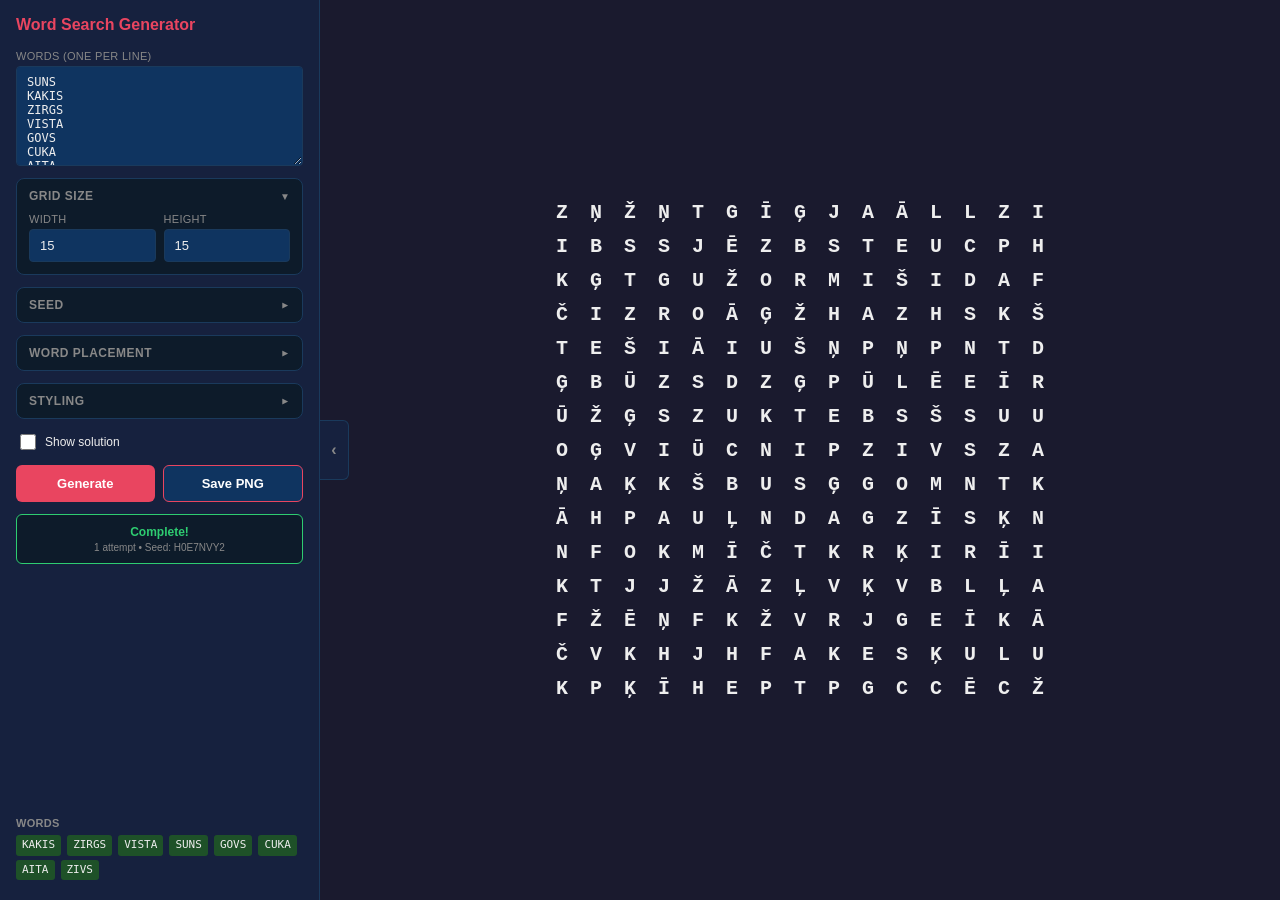
<file: personal-tools/word-search-generator/index.html>
<!DOCTYPE html>
<html lang="lv">

<head>
    <meta charset="UTF-8">
    <title>Word Search Generator</title>
    <meta name="viewport" content="width=device-width, initial-scale=1">
    <style>
        :root {
            --panel-width: 320px;
            --bg: #1a1a2e;
            --panel-bg: #16213e;
            --accent: #e94560;
            --text: #eee;
            --text-muted: #888;
            --input-bg: #0f3460;
            --border: #1a3a5c;
            --section-bg: #0d1b2a;
        }

        * {
            box-sizing: border-box;
        }

        html, body {
            margin: 0;
            padding: 0;
            height: 100%;
            font-family: 'Segoe UI', sans-serif;
            background: var(--bg);
            color: var(--text);
        }

        #app {
            display: flex;
            height: 100%;
            position: relative;
        }

        /* Panel Toggle Button */
        #panelToggle {
            position: absolute;
            left: var(--panel-width);
            top: 50%;
            transform: translateY(-50%);
            width: 24px;
            height: 60px;
            background: var(--panel-bg);
            border: 1px solid var(--border);
            border-left: none;
            border-radius: 0 6px 6px 0;
            cursor: pointer;
            display: flex;
            align-items: center;
            justify-content: center;
            color: var(--text-muted);
            transition: all 0.3s ease;
            z-index: 100;
        }

        #panelToggle:hover {
            background: var(--input-bg);
            color: var(--accent);
        }

        #app.panel-collapsed #panelToggle {
            left: 0;
        }

        #panelToggle::after {
            content: '‹';
            font-size: 16px;
            font-weight: bold;
        }

        #app.panel-collapsed #panelToggle::after {
            content: '›';
        }

        /* Panel */
        #panel {
            width: var(--panel-width);
            min-width: var(--panel-width);
            background: var(--panel-bg);
            display: flex;
            flex-direction: column;
            border-right: 1px solid var(--border);
            overflow: hidden;
            transition: all 0.3s ease;
        }

        #app.panel-collapsed #panel {
            width: 0;
            min-width: 0;
            border-right: none;
        }

        #panelContent {
            padding: 16px;
            overflow-y: auto;
            flex: 1;
            display: flex;
            flex-direction: column;
            gap: 12px;
        }

        #panel h2 {
            margin: 0 0 4px 0;
            font-size: 16px;
            color: var(--accent);
            font-weight: 600;
        }

        /* Collapsible Sections */
        .section {
            background: var(--section-bg);
            border-radius: 8px;
            overflow: hidden;
            border: 1px solid var(--border);
        }

        .section-header {
            display: flex;
            align-items: center;
            justify-content: space-between;
            padding: 10px 12px;
            cursor: pointer;
            user-select: none;
            transition: background 0.15s;
        }

        .section-header:hover {
            background: rgba(255,255,255,0.03);
        }

        .section-title {
            font-size: 12px;
            font-weight: 600;
            text-transform: uppercase;
            letter-spacing: 0.5px;
            color: var(--text-muted);
        }

        .section-toggle {
            font-size: 10px;
            color: var(--text-muted);
            transition: transform 0.2s;
        }

        .section.collapsed .section-toggle {
            transform: rotate(-90deg);
        }

        .section-content {
            padding: 12px;
            padding-top: 0;
            display: flex;
            flex-direction: column;
            gap: 10px;
            max-height: 500px;
            transition: max-height 0.3s ease, padding 0.3s ease, opacity 0.2s ease;
        }

        .section.collapsed .section-content {
            max-height: 0;
            padding-top: 0;
            padding-bottom: 0;
            opacity: 0;
            overflow: hidden;
        }

        /* Form Elements */
        .form-group {
            display: flex;
            flex-direction: column;
            gap: 4px;
        }

        .form-group label {
            font-size: 11px;
            color: var(--text-muted);
            text-transform: uppercase;
            letter-spacing: 0.3px;
        }

        .form-group input[type="number"],
        .form-group input[type="text"],
        .form-group textarea,
        .form-group select {
            background: var(--input-bg);
            border: 1px solid var(--border);
            border-radius: 4px;
            padding: 8px 10px;
            color: var(--text);
            font-size: 13px;
            transition: border-color 0.15s;
        }

        .form-group input[type="color"] {
            background: var(--input-bg);
            border: 1px solid var(--border);
            border-radius: 4px;
            padding: 2px;
            height: 32px;
            cursor: pointer;
        }

        .form-group textarea {
            resize: vertical;
            min-height: 100px;
            font-family: 'Consolas', monospace;
            font-size: 12px;
        }

        .form-group input:focus,
        .form-group textarea:focus,
        .form-group select:focus {
            outline: none;
            border-color: var(--accent);
        }

        .row {
            display: flex;
            gap: 8px;
        }

        .row .form-group {
            flex: 1;
        }

        .checkbox-group {
            display: flex;
            align-items: center;
            gap: 6px;
        }

        .checkbox-group input[type="checkbox"] {
            width: 16px;
            height: 16px;
            accent-color: var(--accent);
        }

        .checkbox-group label {
            font-size: 12px;
            cursor: pointer;
            color: var(--text);
        }

        /* Seed Input */
        .seed-row {
            display: flex;
            gap: 6px;
        }

        .seed-row input {
            flex: 1;
        }

        .seed-row button {
            padding: 8px 10px;
            font-size: 11px;
            background: var(--input-bg);
            border: 1px solid var(--border);
        }

        .seed-row button:hover {
            border-color: var(--accent);
        }

        /* Buttons */
        button {
            background: var(--accent);
            color: white;
            border: none;
            padding: 10px 14px;
            border-radius: 6px;
            font-size: 13px;
            font-weight: 600;
            cursor: pointer;
            transition: all 0.15s;
        }

        button:hover {
            opacity: 0.9;
            transform: translateY(-1px);
        }

        button:active {
            transform: translateY(0);
        }

        button:disabled {
            opacity: 0.5;
            cursor: not-allowed;
            transform: none;
        }

        .btn-secondary {
            background: var(--input-bg);
            border: 1px solid var(--accent);
        }

        .button-row {
            display: flex;
            gap: 8px;
        }

        .button-row button {
            flex: 1;
        }

        /* Direction Grid */
        .direction-grid {
            display: grid;
            grid-template-columns: repeat(3, 1fr);
            gap: 4px;
            max-width: 120px;
        }

        .dir-cell {
            display: flex;
            align-items: center;
            justify-content: center;
            aspect-ratio: 1;
            background: var(--input-bg);
            border: 1px solid var(--border);
            border-radius: 4px;
            cursor: pointer;
            font-size: 16px;
            transition: all 0.15s;
            position: relative;
        }

        .dir-cell input[type="checkbox"] {
            position: absolute;
            opacity: 0;
            width: 100%;
            height: 100%;
            cursor: pointer;
            margin: 0;
        }

        .dir-cell:hover {
            border-color: var(--accent);
        }

        .dir-cell:has(input:checked) {
            background: var(--accent);
            border-color: var(--accent);
        }

        .dir-cell:has(input:checked) span {
            color: white;
        }

        .dir-cell span {
            color: var(--text-muted);
            pointer-events: none;
        }

        .dir-center {
            background: transparent;
            border: 1px dashed var(--border);
            cursor: default;
        }

        /* Status */
        .generation-status {
            background: var(--section-bg);
            border: 1px solid var(--accent);
            border-radius: 6px;
            padding: 10px 12px;
            text-align: center;
        }

        .generation-status.hidden {
            display: none;
        }

        .generation-status .status-text {
            font-size: 12px;
            font-weight: 600;
            color: var(--accent);
        }

        .generation-status .status-detail {
            font-size: 10px;
            color: var(--text-muted);
            margin-top: 3px;
        }

        .generation-status.success {
            border-color: #2ecc71;
        }

        .generation-status.success .status-text {
            color: #2ecc71;
        }

        .generation-status.warning {
            border-color: #f39c12;
        }

        .generation-status.warning .status-text {
            color: #f39c12;
        }

        /* Word List */
        #wordList {
            margin-top: auto;
            padding-top: 12px;
        }

        #wordList h3 {
            margin: 0 0 6px 0;
            font-size: 11px;
            color: var(--text-muted);
            text-transform: uppercase;
            letter-spacing: 0.3px;
        }

        #wordListContent {
            font-size: 11px;
            color: var(--text);
            line-height: 1.5;
            max-height: 120px;
            overflow-y: auto;
        }

        #wordListContent .word-item {
            display: inline-block;
            margin-right: 6px;
            margin-bottom: 4px;
            padding: 2px 6px;
            background: var(--input-bg);
            border-radius: 3px;
            font-family: monospace;
        }

        #wordListContent .word-item.placed {
            background: #1e5128;
        }

        #wordListContent .word-item.not-placed {
            background: #5c2626;
        }

        .info {
            font-size: 10px;
            color: var(--text-muted);
            font-style: italic;
        }

        /* Grid Area */
        #gridArea {
            flex: 1;
            display: flex;
            align-items: center;
            justify-content: center;
            padding: 20px;
            overflow: auto;
        }

        #gridContainer {
            display: inline-block;
        }

        #grid {
            display: grid;
            gap: 2px;
            font-family: 'Consolas', 'Courier New', monospace;
            font-size: 20px;
            font-weight: bold;
        }

        .cell {
            width: 32px;
            height: 32px;
            display: flex;
            align-items: center;
            justify-content: center;
            background: transparent;
            text-transform: uppercase;
            user-select: none;
        }

        /* Responsive */
        @media (max-width: 700px) {
            #app {
                flex-direction: column;
            }

            #panel {
                width: 100%;
                min-width: auto;
                max-height: 50vh;
                border-right: none;
                border-bottom: 1px solid var(--border);
            }

            #app.panel-collapsed #panel {
                max-height: 0;
            }

            #panelToggle {
                left: 50%;
                top: auto;
                bottom: calc(50vh);
                transform: translateX(-50%);
                width: 60px;
                height: 24px;
                border-radius: 0 0 6px 6px;
                border-top: none;
                border-left: 1px solid var(--border);
            }

            #panelToggle::after {
                content: '▲';
                font-size: 10px;
            }

            #app.panel-collapsed #panelToggle {
                bottom: auto;
                top: 0;
            }

            #app.panel-collapsed #panelToggle::after {
                content: '▼';
            }
        }
    </style>
</head>

<body>
    <div id="app">
        <div id="panel">
            <div id="panelContent">
                <h2>Word Search Generator</h2>

                <!-- Words Section - Always visible -->
                <div class="form-group">
                    <label for="words">Words (one per line)</label>
                    <textarea id="words" placeholder="SUNS&#10;KAKIS&#10;ZIRGS&#10;VISTA"></textarea>
                </div>

                <!-- Grid Section -->
                <div class="section">
                    <div class="section-header" onclick="toggleSection(this)">
                        <span class="section-title">Grid Size</span>
                        <span class="section-toggle">▼</span>
                    </div>
                    <div class="section-content">
                        <div class="row">
                            <div class="form-group">
                                <label for="width">Width</label>
                                <input type="number" id="width" value="15" min="5" max="30">
                            </div>
                            <div class="form-group">
                                <label for="height">Height</label>
                                <input type="number" id="height" value="15" min="5" max="30">
                            </div>
                        </div>
                    </div>
                </div>

                <!-- Seed Section -->
                <div class="section collapsed">
                    <div class="section-header" onclick="toggleSection(this)">
                        <span class="section-title">Seed</span>
                        <span class="section-toggle">▼</span>
                    </div>
                    <div class="section-content">
                        <div class="checkbox-group">
                            <input type="checkbox" id="useSpecificSeed">
                            <label for="useSpecificSeed">Use specific seed</label>
                        </div>
                        <div class="form-group">
                            <label for="seed">Last seed</label>
                            <div class="seed-row">
                                <input type="text" id="seed" placeholder="Generated after first run" disabled>
                                <button type="button" id="btnCopySeed" title="Copy seed">Copy</button>
                            </div>
                        </div>
                    </div>
                </div>

                <!-- Word Placement Section -->
                <div class="section collapsed">
                    <div class="section-header" onclick="toggleSection(this)">
                        <span class="section-title">Word Placement</span>
                        <span class="section-toggle">▼</span>
                    </div>
                    <div class="section-content">
                        <div class="form-group">
                            <label for="alphabet">Fill Alphabet</label>
                            <select id="alphabet">
                                <option value="latvian">Latvian</option>
                                <option value="english">English (A-Z)</option>
                            </select>
                        </div>
                        <div class="form-group">
                            <label>Directions</label>
                            <div class="direction-grid">
                                <label class="dir-cell" title="Up-Left">
                                    <input type="checkbox" id="dirUpLeft" checked>
                                    <span>↖</span>
                                </label>
                                <label class="dir-cell" title="Up">
                                    <input type="checkbox" id="dirUp" checked>
                                    <span>↑</span>
                                </label>
                                <label class="dir-cell" title="Up-Right">
                                    <input type="checkbox" id="dirUpRight" checked>
                                    <span>↗</span>
                                </label>
                                <label class="dir-cell" title="Left">
                                    <input type="checkbox" id="dirLeft" checked>
                                    <span>←</span>
                                </label>
                                <div class="dir-cell dir-center"></div>
                                <label class="dir-cell" title="Right">
                                    <input type="checkbox" id="dirRight" checked>
                                    <span>→</span>
                                </label>
                                <label class="dir-cell" title="Down-Left">
                                    <input type="checkbox" id="dirDownLeft" checked>
                                    <span>↙</span>
                                </label>
                                <label class="dir-cell" title="Down">
                                    <input type="checkbox" id="dirDown" checked>
                                    <span>↓</span>
                                </label>
                                <label class="dir-cell" title="Down-Right">
                                    <input type="checkbox" id="dirDownRight" checked>
                                    <span>↘</span>
                                </label>
                            </div>
                        </div>
                    </div>
                </div>

                <!-- Styling Section -->
                <div class="section collapsed">
                    <div class="section-header" onclick="toggleSection(this)">
                        <span class="section-title">Styling</span>
                        <span class="section-toggle">▼</span>
                    </div>
                    <div class="section-content">
                        <div class="form-group">
                            <label for="fontFamily">Font</label>
                            <select id="fontFamily">
                                <option value="'Consolas', 'Courier New', monospace">Consolas</option>
                                <option value="'Courier New', monospace">Courier New</option>
                                <option value="'Arial', sans-serif">Arial</option>
                                <option value="'Georgia', serif">Georgia</option>
                                <option value="'Times New Roman', serif">Times New Roman</option>
                                <option value="'Verdana', sans-serif">Verdana</option>
                            </select>
                        </div>
                        <div class="row">
                            <div class="form-group">
                                <label for="fontSize">Font Size</label>
                                <input type="number" id="fontSize" value="20" min="10" max="48">
                            </div>
                            <div class="form-group">
                                <label for="spacing">Spacing</label>
                                <input type="number" id="spacing" value="2" min="0" max="20">
                            </div>
                        </div>
                        <div class="row">
                            <div class="form-group">
                                <label for="textColor">Text</label>
                                <input type="color" id="textColor" value="#eeeeee">
                            </div>
                            <div class="form-group">
                                <label for="highlightColor">Highlight</label>
                                <input type="color" id="highlightColor" value="#e94560">
                            </div>
                        </div>
                        <div class="row">
                            <div class="form-group">
                                <label for="bgColor">Background</label>
                                <input type="color" id="bgColor" value="#1a1a2e">
                            </div>
                            <div class="form-group" style="justify-content: flex-end;">
                                <div class="checkbox-group">
                                    <input type="checkbox" id="transparentBg" checked>
                                    <label for="transparentBg">Transparent</label>
                                </div>
                            </div>
                        </div>
                    </div>
                </div>

                <!-- Output Options -->
                <div class="checkbox-group">
                    <input type="checkbox" id="showSolution">
                    <label for="showSolution">Show solution</label>
                </div>

                <div class="button-row">
                    <button id="btnGenerate">Generate</button>
                    <button id="btnSave" class="btn-secondary">Save PNG</button>
                </div>

                <div id="generationStatus" class="generation-status hidden">
                    <div class="status-text">Generating...</div>
                    <div class="status-detail"></div>
                </div>

                <div id="wordList">
                    <h3>Words</h3>
                    <div id="wordListContent">
                        <span class="info">Generate a puzzle to see word list</span>
                    </div>
                </div>
            </div>
        </div>

        <button id="panelToggle" title="Toggle panel"></button>

        <div id="gridArea">
            <div id="gridContainer">
                <div id="grid"></div>
            </div>
        </div>
    </div>

    <script>
        // Alphabets for random fill
        const LATVIAN_ALPHABET = 'AĀBCČDEĒFGĢHIĪJKĶLĻMNŅOPRSŠTUŪVZŽ';
        const ENGLISH_ALPHABET = 'ABCDEFGHIJKLMNOPQRSTUVWXYZ';

        let grid = [];
        let gridWidth = 15;
        let gridHeight = 15;
        let solutionCells = new Set();
        let placedWords = [];
        let notPlacedWords = [];
        let currentSeed = '';

        // Seeded PRNG (Mulberry32)
        function mulberry32(seed) {
            return function() {
                let t = seed += 0x6D2B79F5;
                t = Math.imul(t ^ t >>> 15, t | 1);
                t ^= t + Math.imul(t ^ t >>> 7, t | 61);
                return ((t ^ t >>> 14) >>> 0) / 4294967296;
            };
        }

        let rng = Math.random;

        function hashString(str) {
            let hash = 0;
            for (let i = 0; i < str.length; i++) {
                const char = str.charCodeAt(i);
                hash = ((hash << 5) - hash) + char;
                hash = hash & hash;
            }
            return Math.abs(hash);
        }

        function generateSeed() {
            return Math.random().toString(36).substring(2, 10).toUpperCase();
        }

        function initRng() {
            let seed;
            if (DOM.useSpecificSeed.checked && DOM.seed.value.trim()) {
                seed = DOM.seed.value.trim();
            } else {
                seed = generateSeed();
            }
            currentSeed = seed;
            DOM.seed.value = seed;
            rng = mulberry32(hashString(seed));
        }

        function updateSeedFieldState() {
            const useSpecific = DOM.useSpecificSeed.checked;
            DOM.seed.disabled = !useSpecific;
            DOM.seed.placeholder = useSpecific ? 'Enter seed' : 'Auto-generated';
        }

        const DOM = {
            words: document.getElementById('words'),
            width: document.getElementById('width'),
            height: document.getElementById('height'),
            seed: document.getElementById('seed'),
            useSpecificSeed: document.getElementById('useSpecificSeed'),
            btnCopySeed: document.getElementById('btnCopySeed'),
            showSolution: document.getElementById('showSolution'),
            alphabet: document.getElementById('alphabet'),
            dirRight: document.getElementById('dirRight'),
            dirLeft: document.getElementById('dirLeft'),
            dirDown: document.getElementById('dirDown'),
            dirUp: document.getElementById('dirUp'),
            dirDownRight: document.getElementById('dirDownRight'),
            dirDownLeft: document.getElementById('dirDownLeft'),
            dirUpRight: document.getElementById('dirUpRight'),
            dirUpLeft: document.getElementById('dirUpLeft'),
            fontFamily: document.getElementById('fontFamily'),
            fontSize: document.getElementById('fontSize'),
            spacing: document.getElementById('spacing'),
            textColor: document.getElementById('textColor'),
            highlightColor: document.getElementById('highlightColor'),
            bgColor: document.getElementById('bgColor'),
            transparentBg: document.getElementById('transparentBg'),
            btnGenerate: document.getElementById('btnGenerate'),
            btnSave: document.getElementById('btnSave'),
            grid: document.getElementById('grid'),
            gridContainer: document.getElementById('gridContainer'),
            wordListContent: document.getElementById('wordListContent'),
            generationStatus: document.getElementById('generationStatus'),
            statusText: document.querySelector('#generationStatus .status-text'),
            statusDetail: document.querySelector('#generationStatus .status-detail'),
            panelToggle: document.getElementById('panelToggle'),
            app: document.getElementById('app')
        };

        // Direction mappings: [dx, dy]
        const DIRECTION_MAP = {
            dirRight: [1, 0],
            dirLeft: [-1, 0],
            dirDown: [0, 1],
            dirUp: [0, -1],
            dirDownRight: [1, 1],
            dirDownLeft: [-1, 1],
            dirUpRight: [1, -1],
            dirUpLeft: [-1, -1]
        };

        // UI Functions
        function toggleSection(header) {
            header.parentElement.classList.toggle('collapsed');
        }

        function togglePanel() {
            DOM.app.classList.toggle('panel-collapsed');
        }

        function getRandomLetter() {
            const alphabet = DOM.alphabet.value === 'latvian' ? LATVIAN_ALPHABET : ENGLISH_ALPHABET;
            return alphabet[Math.floor(rng() * alphabet.length)];
        }

        function getAllowedDirections() {
            const dirs = [];
            for (const [key, direction] of Object.entries(DIRECTION_MAP)) {
                if (DOM[key].checked) {
                    dirs.push(direction);
                }
            }
            return dirs;
        }

        function normalizeWord(word) {
            return word.trim().toUpperCase().replace(/\s+/g, '');
        }

        function createEmptyGrid(w, h) {
            const g = [];
            for (let y = 0; y < h; y++) {
                g[y] = [];
                for (let x = 0; x < w; x++) {
                    g[y][x] = null;
                }
            }
            return g;
        }

        function canPlaceWord(grid, word, startX, startY, dx, dy) {
            const w = grid[0].length;
            const h = grid.length;

            for (let i = 0; i < word.length; i++) {
                const x = startX + i * dx;
                const y = startY + i * dy;

                if (x < 0 || x >= w || y < 0 || y >= h) {
                    return false;
                }

                const cell = grid[y][x];
                if (cell !== null && cell !== word[i]) {
                    return false;
                }
            }
            return true;
        }

        function placeWord(grid, word, startX, startY, dx, dy) {
            const positions = [];
            for (let i = 0; i < word.length; i++) {
                const x = startX + i * dx;
                const y = startY + i * dy;
                grid[y][x] = word[i];
                positions.push({ x, y });
            }
            return positions;
        }

        function tryPlaceWord(grid, word, directions, maxAttempts = 100) {
            if (directions.length === 0) return null;

            const w = grid[0].length;
            const h = grid.length;

            for (let attempt = 0; attempt < maxAttempts; attempt++) {
                const dir = directions[Math.floor(rng() * directions.length)];
                const dx = dir[0];
                const dy = dir[1];

                const startX = Math.floor(rng() * w);
                const startY = Math.floor(rng() * h);

                if (canPlaceWord(grid, word, startX, startY, dx, dy)) {
                    return placeWord(grid, word, startX, startY, dx, dy);
                }
            }
            return null;
        }

        function fillEmptyCells(grid) {
            for (let y = 0; y < grid.length; y++) {
                for (let x = 0; x < grid[y].length; x++) {
                    if (grid[y][x] === null) {
                        grid[y][x] = getRandomLetter();
                    }
                }
            }
        }

        // All 8 directions for checking accidental words
        const CHECK_DIRECTIONS = [
            [1, 0], [0, 1], [1, 1], [-1, 1],
            [-1, 0], [0, -1], [-1, -1], [1, -1]
        ];

        function findAccidentalWords(grid, words, solutionCells) {
            const found = [];
            const h = grid.length;
            const w = grid[0].length;

            for (const word of words) {
                if (word.length < 2) continue;

                for (let y = 0; y < h; y++) {
                    for (let x = 0; x < w; x++) {
                        for (const [dx, dy] of CHECK_DIRECTIONS) {
                            let match = true;
                            const positions = [];

                            for (let i = 0; i < word.length; i++) {
                                const nx = x + i * dx;
                                const ny = y + i * dy;

                                if (nx < 0 || nx >= w || ny < 0 || ny >= h) {
                                    match = false;
                                    break;
                                }

                                if (grid[ny][nx] !== word[i]) {
                                    match = false;
                                    break;
                                }

                                positions.push(`${nx},${ny}`);
                            }

                            if (match) {
                                const isIntentional = positions.every(pos => solutionCells.has(pos));
                                if (!isIntentional) {
                                    found.push({ word, x, y, dx, dy });
                                }
                            }
                        }
                    }
                }
            }

            return found;
        }

        function updateStatus(text, detail, type = '') {
            DOM.generationStatus.className = 'generation-status' + (type ? ' ' + type : '');
            DOM.statusText.textContent = text;
            DOM.statusDetail.textContent = detail;
        }

        function showStatus() {
            DOM.generationStatus.classList.remove('hidden');
        }

        function hideStatus() {
            DOM.generationStatus.classList.add('hidden');
        }

        let isGenerating = false;

        async function generatePuzzle() {
            if (isGenerating) return;
            isGenerating = true;
            DOM.btnGenerate.disabled = true;
            DOM.btnGenerate.textContent = 'Generating...';

            // Initialize RNG with seed
            initRng();

            gridWidth = parseInt(DOM.width.value) || 15;
            gridHeight = parseInt(DOM.height.value) || 15;

            gridWidth = Math.max(5, Math.min(30, gridWidth));
            gridHeight = Math.max(5, Math.min(30, gridHeight));

            const wordsText = DOM.words.value;
            const words = wordsText
                .split('\n')
                .map(normalizeWord)
                .filter(w => w.length > 0)
                .sort((a, b) => b.length - a.length);

            const directions = getAllowedDirections();

            const MAX_ATTEMPTS = 100;
            let attempt = 0;
            let accidentalWords = [];

            showStatus();
            updateStatus('Generating...', `Seed: ${currentSeed}`);

            await new Promise(r => setTimeout(r, 10));

            let generationSuccess = false;

            const useSpecificSeed = DOM.useSpecificSeed.checked;

            do {
                attempt++;

                // Generate new seed for each retry when not using specific seed
                if (attempt > 1 && !useSpecificSeed) {
                    initRng();
                }

                updateStatus('Generating...', `Attempt ${attempt}/${MAX_ATTEMPTS} • Seed: ${currentSeed}`);

                if (attempt % 5 === 0) {
                    await new Promise(r => setTimeout(r, 0));
                }

                grid = createEmptyGrid(gridWidth, gridHeight);
                solutionCells = new Set();
                placedWords = [];
                notPlacedWords = [];

                for (const word of words) {
                    if (word.length > Math.max(gridWidth, gridHeight)) {
                        notPlacedWords.push(word);
                        continue;
                    }

                    const positions = tryPlaceWord(grid, word, directions);
                    if (positions) {
                        placedWords.push(word);
                        for (const pos of positions) {
                            solutionCells.add(`${pos.x},${pos.y}`);
                        }
                    } else {
                        notPlacedWords.push(word);
                    }
                }

                if (notPlacedWords.length > 0 && attempt < MAX_ATTEMPTS) {
                    updateStatus('Regenerating...', `Could not place "${notPlacedWords[0]}" (attempt ${attempt})`);
                    continue;
                }

                fillEmptyCells(grid);

                accidentalWords = findAccidentalWords(grid, words, solutionCells);

                if (accidentalWords.length > 0 && attempt < MAX_ATTEMPTS) {
                    updateStatus('Regenerating...', `Found "${accidentalWords[0].word}" in random letters (attempt ${attempt})`);
                    continue;
                }

                if (notPlacedWords.length === 0 && accidentalWords.length === 0) {
                    generationSuccess = true;
                }

            } while (!generationSuccess && attempt < MAX_ATTEMPTS);

            if (generationSuccess) {
                updateStatus('Complete!', `${attempt} attempt${attempt > 1 ? 's' : ''} • Seed: ${currentSeed}`, 'success');
            } else if (notPlacedWords.length > 0) {
                updateStatus('Warning', `Missing ${notPlacedWords.length} word(s) • Seed: ${currentSeed}`, 'warning');
            } else {
                updateStatus('Warning', `Accidental words remain • Seed: ${currentSeed}`, 'warning');
            }

            setTimeout(() => {
                hideStatus();
            }, 4000);

            renderGrid();
            renderWordList();

            isGenerating = false;
            DOM.btnGenerate.disabled = false;
            DOM.btnGenerate.textContent = 'Generate';
        }

        function renderGrid() {
            const fontSize = parseInt(DOM.fontSize.value) || 20;
            const spacing = parseInt(DOM.spacing.value) || 2;
            const fontFamily = DOM.fontFamily.value;
            const textColor = DOM.textColor.value;
            const highlightColor = DOM.highlightColor.value;
            const bgColor = DOM.bgColor.value;
            const transparentBg = DOM.transparentBg.checked;
            const showSolution = DOM.showSolution.checked;

            const cellSize = Math.round(fontSize * 1.6);

            DOM.grid.innerHTML = '';
            DOM.grid.style.gridTemplateColumns = `repeat(${gridWidth}, ${cellSize}px)`;
            DOM.grid.style.gap = `${spacing}px`;
            DOM.grid.style.fontFamily = fontFamily;
            DOM.grid.style.fontSize = `${fontSize}px`;
            DOM.grid.style.color = textColor;
            DOM.gridContainer.style.background = transparentBg ? 'transparent' : bgColor;
            DOM.gridContainer.style.padding = transparentBg ? '0' : '10px';
            DOM.gridContainer.style.borderRadius = transparentBg ? '0' : '8px';

            for (let y = 0; y < gridHeight; y++) {
                for (let x = 0; x < gridWidth; x++) {
                    const cell = document.createElement('div');
                    cell.className = 'cell';
                    cell.style.width = `${cellSize}px`;
                    cell.style.height = `${cellSize}px`;
                    cell.textContent = grid[y][x];

                    if (showSolution && solutionCells.has(`${x},${y}`)) {
                        cell.style.color = highlightColor;
                    }

                    DOM.grid.appendChild(cell);
                }
            }
        }

        function renderWordList() {
            if (placedWords.length === 0 && notPlacedWords.length === 0) {
                DOM.wordListContent.innerHTML = '<span class="info">Generate a puzzle to see word list</span>';
                return;
            }

            let html = '';
            for (const word of placedWords) {
                html += `<span class="word-item placed">${word}</span>`;
            }
            for (const word of notPlacedWords) {
                html += `<span class="word-item not-placed">${word}</span>`;
            }
            DOM.wordListContent.innerHTML = html;
        }

        function savePNG() {
            if (grid.length === 0) {
                alert('Generate a puzzle first!');
                return;
            }

            const fontSize = parseInt(DOM.fontSize.value) || 20;
            const spacing = parseInt(DOM.spacing.value) || 2;
            const fontFamily = DOM.fontFamily.value;
            const textColor = DOM.textColor.value;
            const highlightColor = DOM.highlightColor.value;
            const bgColor = DOM.bgColor.value;
            const transparentBg = DOM.transparentBg.checked;
            const showSolution = DOM.showSolution.checked;

            const cellSize = Math.round(fontSize * 1.6);
            const gap = spacing;
            const padding = 10;

            const canvasWidth = gridWidth * cellSize + (gridWidth - 1) * gap + padding * 2;
            const canvasHeight = gridHeight * cellSize + (gridHeight - 1) * gap + padding * 2;

            const canvas = document.createElement('canvas');
            canvas.width = canvasWidth;
            canvas.height = canvasHeight;

            const ctx = canvas.getContext('2d');

            if (transparentBg) {
                ctx.clearRect(0, 0, canvasWidth, canvasHeight);
            } else {
                ctx.fillStyle = bgColor;
                ctx.fillRect(0, 0, canvasWidth, canvasHeight);
            }

            ctx.font = `bold ${fontSize}px ${fontFamily}`;
            ctx.textAlign = 'center';
            ctx.textBaseline = 'middle';

            for (let y = 0; y < gridHeight; y++) {
                for (let x = 0; x < gridWidth; x++) {
                    const px = padding + x * (cellSize + gap) + cellSize / 2;
                    const py = padding + y * (cellSize + gap) + cellSize / 2;

                    if (showSolution && solutionCells.has(`${x},${y}`)) {
                        ctx.fillStyle = highlightColor;
                    } else {
                        ctx.fillStyle = textColor;
                    }

                    ctx.fillText(grid[y][x], px, py);
                }
            }

            const link = document.createElement('a');
            link.download = `word-search-${currentSeed}.png`;
            link.href = canvas.toDataURL('image/png');
            link.click();
        }

        // Settings persistence
        const STORAGE_KEY = 'wordSearchSettings';

        function saveSettings() {
            const settings = {
                width: DOM.width.value,
                height: DOM.height.value,
                useSpecificSeed: DOM.useSpecificSeed.checked,
                seed: DOM.seed.value,
                alphabet: DOM.alphabet.value,
                directions: {
                    right: DOM.dirRight.checked,
                    left: DOM.dirLeft.checked,
                    down: DOM.dirDown.checked,
                    up: DOM.dirUp.checked,
                    downRight: DOM.dirDownRight.checked,
                    downLeft: DOM.dirDownLeft.checked,
                    upRight: DOM.dirUpRight.checked,
                    upLeft: DOM.dirUpLeft.checked
                },
                fontFamily: DOM.fontFamily.value,
                fontSize: DOM.fontSize.value,
                spacing: DOM.spacing.value,
                textColor: DOM.textColor.value,
                highlightColor: DOM.highlightColor.value,
                bgColor: DOM.bgColor.value,
                transparentBg: DOM.transparentBg.checked,
                showSolution: DOM.showSolution.checked,
                words: DOM.words.value
            };
            localStorage.setItem(STORAGE_KEY, JSON.stringify(settings));
        }

        function loadSettings() {
            try {
                const saved = localStorage.getItem(STORAGE_KEY);
                if (!saved) return false;

                const settings = JSON.parse(saved);

                DOM.width.value = settings.width || 15;
                DOM.height.value = settings.height || 15;
                DOM.useSpecificSeed.checked = settings.useSpecificSeed || false;
                DOM.seed.value = settings.seed || '';
                DOM.alphabet.value = settings.alphabet || 'latvian';

                if (settings.directions) {
                    DOM.dirRight.checked = settings.directions.right ?? true;
                    DOM.dirLeft.checked = settings.directions.left ?? true;
                    DOM.dirDown.checked = settings.directions.down ?? true;
                    DOM.dirUp.checked = settings.directions.up ?? true;
                    DOM.dirDownRight.checked = settings.directions.downRight ?? true;
                    DOM.dirDownLeft.checked = settings.directions.downLeft ?? true;
                    DOM.dirUpRight.checked = settings.directions.upRight ?? true;
                    DOM.dirUpLeft.checked = settings.directions.upLeft ?? true;
                }

                DOM.fontFamily.value = settings.fontFamily || "'Consolas', 'Courier New', monospace";
                DOM.fontSize.value = settings.fontSize || 20;
                DOM.spacing.value = settings.spacing || 2;
                DOM.textColor.value = settings.textColor || '#eeeeee';
                DOM.highlightColor.value = settings.highlightColor || '#e94560';
                DOM.bgColor.value = settings.bgColor || '#1a1a2e';
                DOM.transparentBg.checked = settings.transparentBg ?? true;
                DOM.showSolution.checked = settings.showSolution || false;
                DOM.words.value = settings.words || '';

                return true;
            } catch (e) {
                console.warn('Failed to load settings:', e);
                return false;
            }
        }

        // Event listeners
        DOM.btnGenerate.addEventListener('click', generatePuzzle);
        DOM.btnSave.addEventListener('click', savePNG);
        DOM.useSpecificSeed.addEventListener('change', () => {
            updateSeedFieldState();
            saveSettings();
        });
        DOM.btnCopySeed.addEventListener('click', () => {
            if (currentSeed) {
                navigator.clipboard.writeText(currentSeed);
                DOM.btnCopySeed.textContent = 'Copied!';
                setTimeout(() => DOM.btnCopySeed.textContent = 'Copy', 1500);
            }
        });
        DOM.showSolution.addEventListener('change', () => {
            renderGrid();
            saveSettings();
        });
        DOM.panelToggle.addEventListener('click', togglePanel);

        // Settings that trigger save
        const settingsInputs = [
            DOM.width, DOM.height, DOM.seed, DOM.alphabet,
            DOM.dirRight, DOM.dirLeft, DOM.dirDown, DOM.dirUp,
            DOM.dirDownRight, DOM.dirDownLeft, DOM.dirUpRight, DOM.dirUpLeft,
            DOM.fontFamily, DOM.fontSize, DOM.spacing,
            DOM.textColor, DOM.highlightColor, DOM.bgColor, DOM.transparentBg,
            DOM.words
        ];

        settingsInputs.forEach(input => {
            input.addEventListener('change', saveSettings);
            if (input.type === 'number' || input.type === 'text' || input.tagName === 'TEXTAREA') {
                input.addEventListener('input', saveSettings);
            }
        });

        // Styling controls - update preview on change
        DOM.fontFamily.addEventListener('change', renderGrid);
        DOM.fontSize.addEventListener('input', renderGrid);
        DOM.spacing.addEventListener('input', renderGrid);
        DOM.textColor.addEventListener('input', renderGrid);
        DOM.highlightColor.addEventListener('input', renderGrid);
        DOM.bgColor.addEventListener('input', renderGrid);
        DOM.transparentBg.addEventListener('change', renderGrid);

        // Initial setup
        const hasSettings = loadSettings();
        updateSeedFieldState();
        if (!hasSettings) {
            DOM.words.value = 'SUNS\nKAKIS\nZIRGS\nVISTA\nGOVS\nCUKA\nAITA\nZIVS';
        }
        generatePuzzle();
    </script>
</body>

</html>
</file>
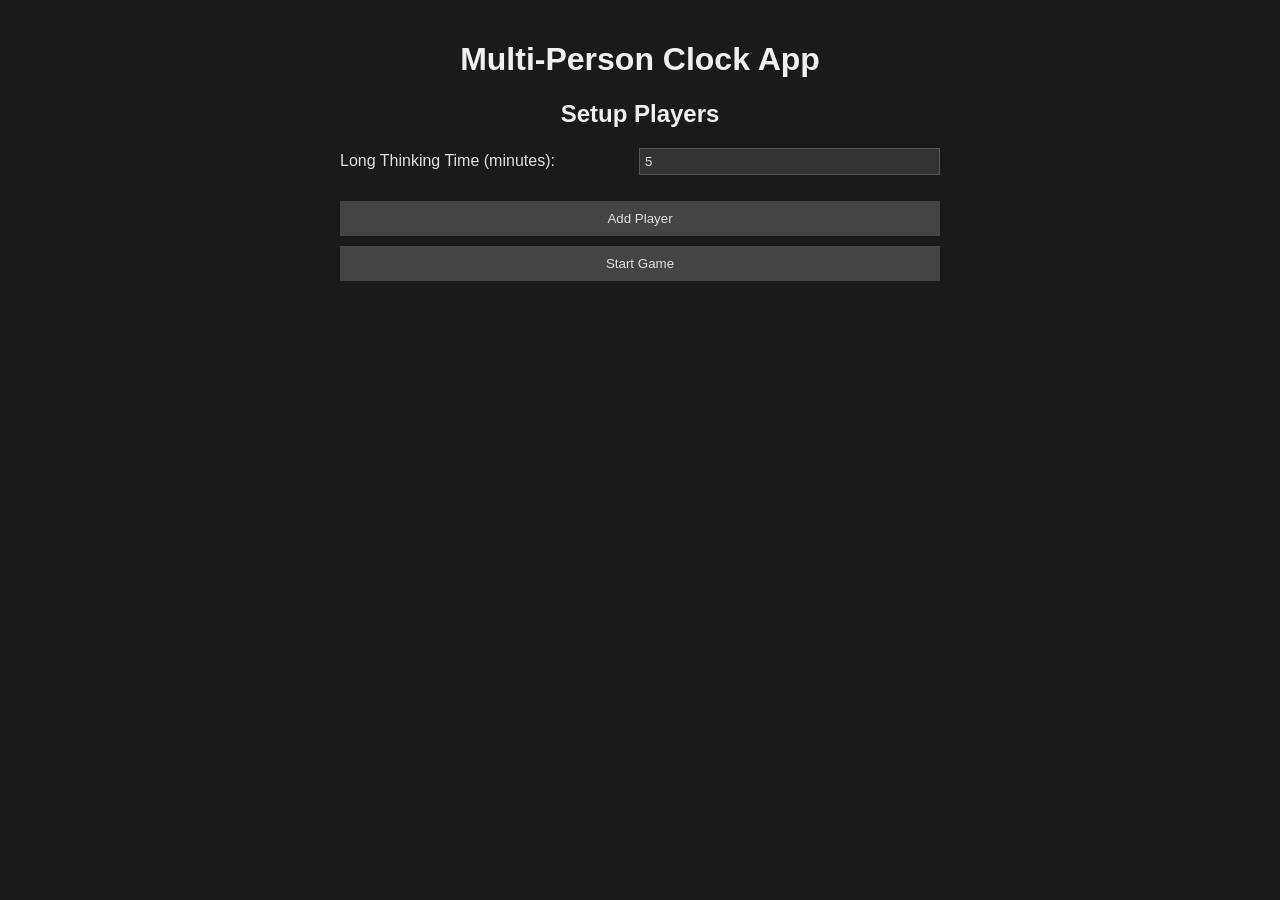
<file: twilight-imperium-tools/thinking-timer/index.html>
<!DOCTYPE html>
<html lang="en">

<head>
    <meta charset="UTF-8">
    <meta name="viewport" content="width=device-width, initial-scale=1.0">
    <title>Multi-Person Clock App</title>
    <style>
        /* Updated styling to reflect a modern, sleek theme inspired by Twilight Imperium */
        body {
            font-family: 'Segoe UI', Tahoma, Geneva, Verdana, sans-serif;
            margin: 0;
            padding: 0;
            background: #1a1a1a;
            color: #e0e0e0;
        }

        #setup,
        #clock-stage,
        #results {
            max-width: 600px;
            margin: auto;
            padding: 20px;
        }

        h1,
        h2 {
            text-align: center;
            color: #f0f0f0;
        }

        .input-group {
            display: flex;
            align-items: center;
            margin-bottom: 10px;
        }

        .input-group label {
            flex: 1;
            margin-right: 10px;
        }

        .input-group input {
            flex: 1;
            padding: 5px;
            background: #333;
            border: 1px solid #555;
            color: #e0e0e0;
        }

        #player-list {
            list-style: none;
            padding: 0;
        }

        #player-list li {
            display: flex;
            align-items: center;
            margin-bottom: 10px;
        }

        #player-list input[type="text"] {
            flex: 1;
            margin-right: 10px;
            padding: 5px;
            background: #333;
            border: 1px solid #555;
            color: #e0e0e0;
        }

        #player-list input[type="color"] {
            margin-right: 10px;
        }

        #player-list button {
            padding: 5px 10px;
            background: #444;
            border: none;
            color: #e0e0e0;
            cursor: pointer;
        }

        #player-list button:hover {
            background: #555;
        }

        #add-player,
        #start-game,
        #restart-setup {
            margin-top: 10px;
            padding: 10px;
            width: 100%;
            background: #444;
            border: none;
            color: #e0e0e0;
            cursor: pointer;
        }

        #add-player:hover,
        #start-game:hover,
        #restart-setup:hover {
            background: #555;
        }

        #clocks {
            margin-top: 20px;
        }

        .clock {
            background: #333;
            color: #e0e0e0;
            padding: 20px;
            margin-bottom: 10px;
            border-radius: 10px;
            position: relative;
            cursor: pointer;
            text-shadow: 0 0 3px #000;
        }

        .clock.active {
            box-shadow: 0 0 10px #f39c12;
        }

        .clock .name {
            font-size: 1.2em;
            margin-bottom: 5px;
        }

        .clock .total-time,
        .clock .current-time {
            font-size: 1em;
        }

        #controls {
            text-align: center;
            margin-bottom: 20px;
        }

        #controls button {
            margin: 5px;
            padding: 10px 20px;
            background: #444;
            border: none;
            color: #e0e0e0;
            cursor: pointer;
        }

        #controls button:hover {
            background: #555;
        }

        #results table {
            width: 100%;
            border-collapse: collapse;
            background: #333;
        }

        #results th,
        #results td {
            border: 1px solid #555;
            padding: 10px;
            text-align: center;
        }

        #results th {
            background: #444;
        }

        @media (max-width: 600px) {
            .clock {
                padding: 10px;
            }
        }
    </style>
</head>

<body>

    <div id="setup">
        <h1>Multi-Person Clock App</h1>
        <h2>Setup Players</h2>
        <div class="input-group">
            <label for="long-thinking-time">Long Thinking Time (minutes):</label>
            <input type="number" id="long-thinking-time" value="5" min="0" step="any">
        </div>
        <ul id="player-list"></ul>
        <button id="add-player">Add Player</button>
        <button id="start-game">Start Game</button>
    </div>

    <div id="clock-stage" style="display: none;">
        <h2>Game Clocks</h2>
        <div id="controls">
            <button id="reset-all">Reset All</button>
            <button id="pause-all">Pause All</button>
            <button id="end-game">End Game</button>
            <button id="back-to-setup">Back to Setup</button>
        </div>
        <div id="clocks"></div>
    </div>

    <div id="results" style="display: none;">
        <h2>Game Results</h2>
        <table>
            <thead>
                <tr>
                    <th>Player</th>
                    <th>Total Time</th>
                </tr>
            </thead>
            <tbody id="results-body"></tbody>
        </table>
        <button id="restart-setup">Restart</button>
    </div>

    <script>
        let players = [];
        let longThinkingTime = 0;
        let activePlayer = null;
        let intervals = {};

        function randomMutedColor() {
            const r = Math.floor(Math.random() * 128 + 64);
            const g = Math.floor(Math.random() * 128 + 64);
            const b = Math.floor(Math.random() * 128 + 64);
            return `rgb(${r},${g},${b})`;
        }

        function addPlayer(name = '', color = randomMutedColor()) {
            const player = {
                id: Date.now() + Math.random(),
                name: name,
                color: color,
                totalTime: 0,
                currentTime: 0,
                currentStartTime: null,
                element: null
            };
            players.push(player);
            renderPlayerList();
        }

        function renderPlayerList() {
            const list = document.getElementById('player-list');
            list.innerHTML = '';
            players.forEach(player => {
                const li = document.createElement('li');
                const nameInput = document.createElement('input');
                nameInput.type = 'text';
                nameInput.placeholder = 'Name';
                nameInput.value = player.name;
                nameInput.oninput = () => player.name = nameInput.value;

                const colorInput = document.createElement('input');
                colorInput.type = 'color';
                colorInput.value = rgbToHex(player.color);
                colorInput.oninput = () => player.color = colorInput.value;

                const deleteBtn = document.createElement('button');
                deleteBtn.textContent = 'Delete';
                deleteBtn.onclick = () => {
                    players = players.filter(p => p.id !== player.id);
                    renderPlayerList();
                };

                li.appendChild(nameInput);
                li.appendChild(colorInput);
                li.appendChild(deleteBtn);
                list.appendChild(li);
            });
        }

        function rgbToHex(rgb) {
            const result = rgb.match(/\d+/g).map(x => parseInt(x).toString(16).padStart(2, '0')).join('');
            return `#${result}`;
        }

        function startGame() {
            longThinkingTime = (parseFloat(document.getElementById('long-thinking-time').value) || 0) * 60000;
            if (players.length === 0) {
                alert('Please add at least one player.');
                return;
            }
            document.getElementById('setup').style.display = 'none';
            document.getElementById('clock-stage').style.display = 'block';
            renderClocks();
        }

        function renderClocks() {
            const clockContainer = document.getElementById('clocks');
            clockContainer.innerHTML = '';
            players.forEach((player, index) => {
                const clockDiv = document.createElement('div');
                clockDiv.className = 'clock';
                clockDiv.classList.add(player === activePlayer ? 'active' : 'inactive');
                clockDiv.style.background = player.color;
                let totalTime, currentTime;
                if (player === activePlayer && player.currentStartTime) {
                    const now = Date.now();
                    const elapsed = now - player.currentStartTime;
                    totalTime = player.totalTime + elapsed;
                    currentTime = elapsed;
                } else {
                    totalTime = player.totalTime;
                    currentTime = player.currentTime;
                }
                clockDiv.innerHTML = `
                <div class="name">${index + 1}. ${player.name || 'Player'}</div>
                <div class="total-time">Total: ${formatTime(totalTime)}</div>
                <div class="current-time">Current: ${formatTime(currentTime)}</div>
            `;
                clockDiv.onclick = () => activateClock(player);
                clockDiv.draggable = true;
                clockDiv.ondragstart = (e) => dragStart(e, player);
                clockDiv.ondragover = (e) => e.preventDefault();
                clockDiv.ondrop = (e) => drop(e, player);
                player.element = clockDiv;

                // Set the current-time color appropriately
                const currentEl = clockDiv.querySelector('.current-time');
                if (player === activePlayer) {
                    // Active player's color will be updated in updateClock()
                } else {
                    currentEl.style.color = '#888'; // Default color for inactive players
                }

                clockContainer.appendChild(clockDiv);
            });
        }

        function activateClock(player) {
            if (activePlayer && activePlayer.id === player.id) return;
            pauseAll();
            activePlayer = player;
            player.currentStartTime = Date.now();
            player.element.classList.remove('inactive');
            player.element.classList.add('active');
            updateClock(player); // Immediate update to synchronize timers
            intervals[player.id] = setInterval(() => updateClock(player), 10);
        }

        function updateClock(player) {
            const now = Date.now();
            const elapsed = now - player.currentStartTime;
            const totalTime = player.totalTime + elapsed;

            const totalFormatted = formatTime(totalTime);
            const currentFormatted = formatTime(elapsed);

            player.element.querySelector('.total-time').textContent = `Total: ${totalFormatted}`;
            const currentEl = player.element.querySelector('.current-time');
            currentEl.textContent = `Current: ${currentFormatted}`;

            if (longThinkingTime > 0) {
                let fraction = elapsed / longThinkingTime;
                if (fraction > 1) fraction = 1;
                const color = getGradientColor('#80FF80', '#FF8080', fraction);
                currentEl.style.color = color;
            } else {
                currentEl.style.color = '#80FF80'; // default to muted green
            }

            // Update player's currentTime for display when inactive
            player.currentTime = elapsed;
        }

        function formatTime(ms) {
            const milliseconds = ms % 1000;
            const totalSeconds = Math.floor(ms / 1000);
            const seconds = totalSeconds % 60;
            const totalMinutes = Math.floor(totalSeconds / 60);
            const minutes = totalMinutes % 60;
            const hours = Math.floor(totalMinutes / 60);

            return `${pad(hours)}:${pad(minutes)}:${pad(seconds)}:${pad(milliseconds, 3)}`;
        }

        function pad(number, digits = 2) {
            return number.toString().padStart(digits, '0');
        }

        function pauseAll() {
            for (let id in intervals) {
                clearInterval(intervals[id]);
            }
            intervals = {};
            if (activePlayer && activePlayer.currentStartTime) {
                const duration = Date.now() - activePlayer.currentStartTime;
                activePlayer.totalTime += duration;
                activePlayer.currentTime = duration;
                activePlayer.currentStartTime = null;
            }
            players.forEach(player => {
                if (player.element) {
                    player.element.classList.remove('active');
                    player.element.classList.add('inactive');
                    const currentEl = player.element.querySelector('.current-time');
                    currentEl.textContent = `Current: ${formatTime(player.currentTime)}`;
                    currentEl.style.color = '#888';
                }
            });
            activePlayer = null;
        }

        function resetAll() {
            pauseAll();
            players.forEach(player => {
                player.totalTime = 0;
                player.currentTime = 0;
                player.currentStartTime = null;
                if (player.element) {
                    player.element.querySelector('.total-time').textContent = 'Total: 00:00:00:000';
                    player.element.querySelector('.current-time').textContent = 'Current: 00:00:00:000';
                    player.element.querySelector('.current-time').style.color = '#888';
                }
            });
        }

        function endGame() {
            pauseAll();
            players.sort((a, b) => a.totalTime - b.totalTime);
            const resultsBody = document.getElementById('results-body');
            resultsBody.innerHTML = '';
            players.forEach(player => {
                const tr = document.createElement('tr');
                const nameTd = document.createElement('td');
                nameTd.textContent = player.name || 'Player';
                const timeTd = document.createElement('td');
                timeTd.textContent = formatTime(player.totalTime);
                tr.appendChild(nameTd);
                tr.appendChild(timeTd);
                resultsBody.appendChild(tr);
            });
            document.getElementById('clock-stage').style.display = 'none';
            document.getElementById('results').style.display = 'block';
        }

        function backToSetup() {
            pauseAll();
            document.getElementById('clock-stage').style.display = 'none';
            document.getElementById('setup').style.display = 'block';
        }

        function restartSetup() {
            players = [];
            renderPlayerList();
            document.getElementById('results').style.display = 'none';
            document.getElementById('setup').style.display = 'block';
        }

        let draggedPlayer = null;

        function dragStart(e, player) {
            draggedPlayer = player;
        }

        function drop(e, targetPlayer) {
            const fromIndex = players.indexOf(draggedPlayer);
            const toIndex = players.indexOf(targetPlayer);
            players.splice(fromIndex, 1);
            players.splice(toIndex, 0, draggedPlayer);
            renderClocks();
        }

        function getGradientColor(startColor, endColor, fraction) {
            const start = hexToRgb(startColor);
            const end = hexToRgb(endColor);
            const r = Math.round(start.r + (end.r - start.r) * fraction);
            const g = Math.round(start.g + (end.g - start.g) * fraction);
            const b = Math.round(start.b + (end.b - start.b) * fraction);
            return `rgb(${r},${g},${b})`;
        }

        function hexToRgb(hex) {
            hex = hex.replace(/^#/, '');
            if (hex.length === 3) {
                hex = hex.split('').map(c => c + c).join('');
            }
            const bigint = parseInt(hex, 16);
            return {
                r: (bigint >> 16) & 255,
                g: (bigint >> 8) & 255,
                b: bigint & 255
            };
        }

        document.getElementById('add-player').onclick = () => addPlayer();
        document.getElementById('start-game').onclick = startGame;
        document.getElementById('pause-all').onclick = pauseAll;
        document.getElementById('reset-all').onclick = resetAll;
        document.getElementById('end-game').onclick = endGame;
        document.getElementById('back-to-setup').onclick = backToSetup;
        document.getElementById('restart-setup').onclick = restartSetup;
    </script>

</body>

</html>
</file>
<file: personal-tools/dungeons-and-dragons-battle-simulator/css/main.css>
/* Main CSS file for D&D Battle Simulator */

/* Import all styles */
@import 'variables.css';
@import 'base.css';
@import 'components/grid.css';
@import 'components/creatures.css';
@import 'components/controls.css';
@import 'components/drawers.css';
@import 'components/initiative.css';
@import 'components/modal.css';
@import 'components/import.css';
@import 'components/dice.css';
@import 'components/misc.css';
</file>
